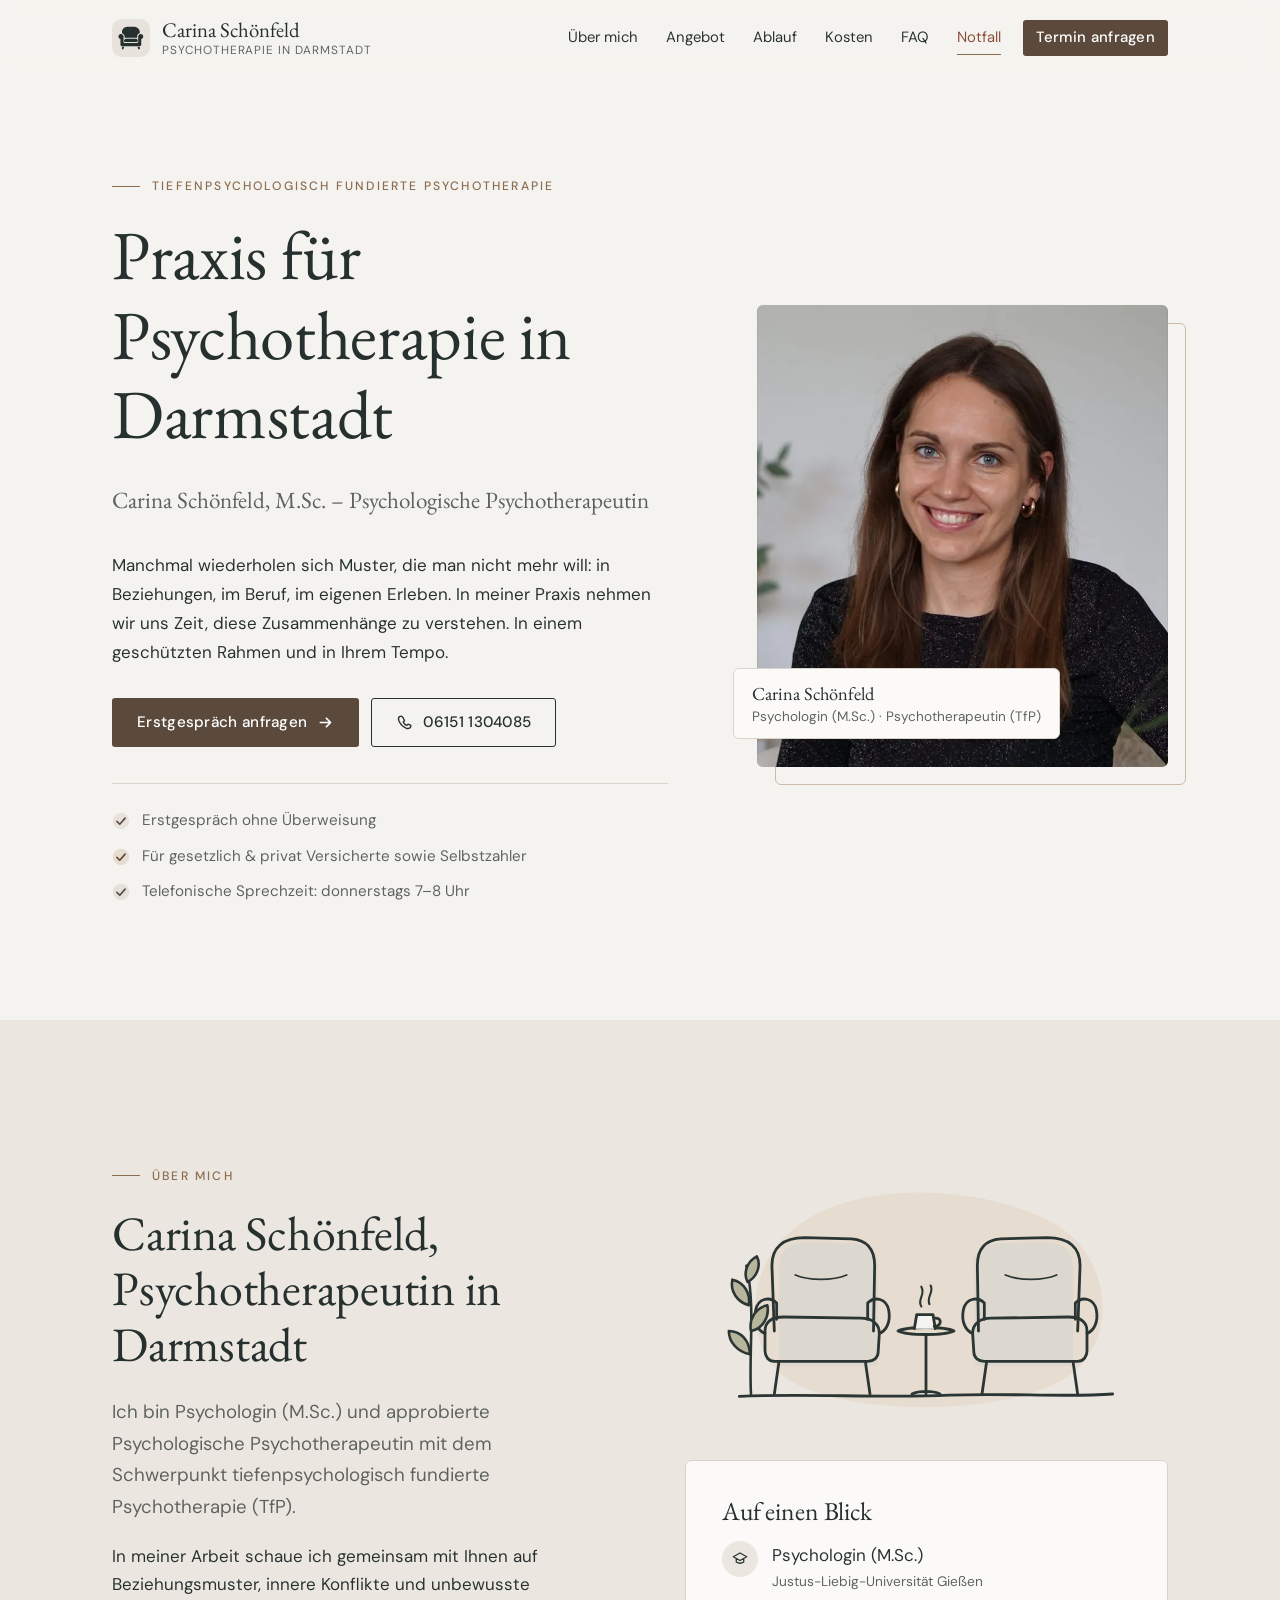
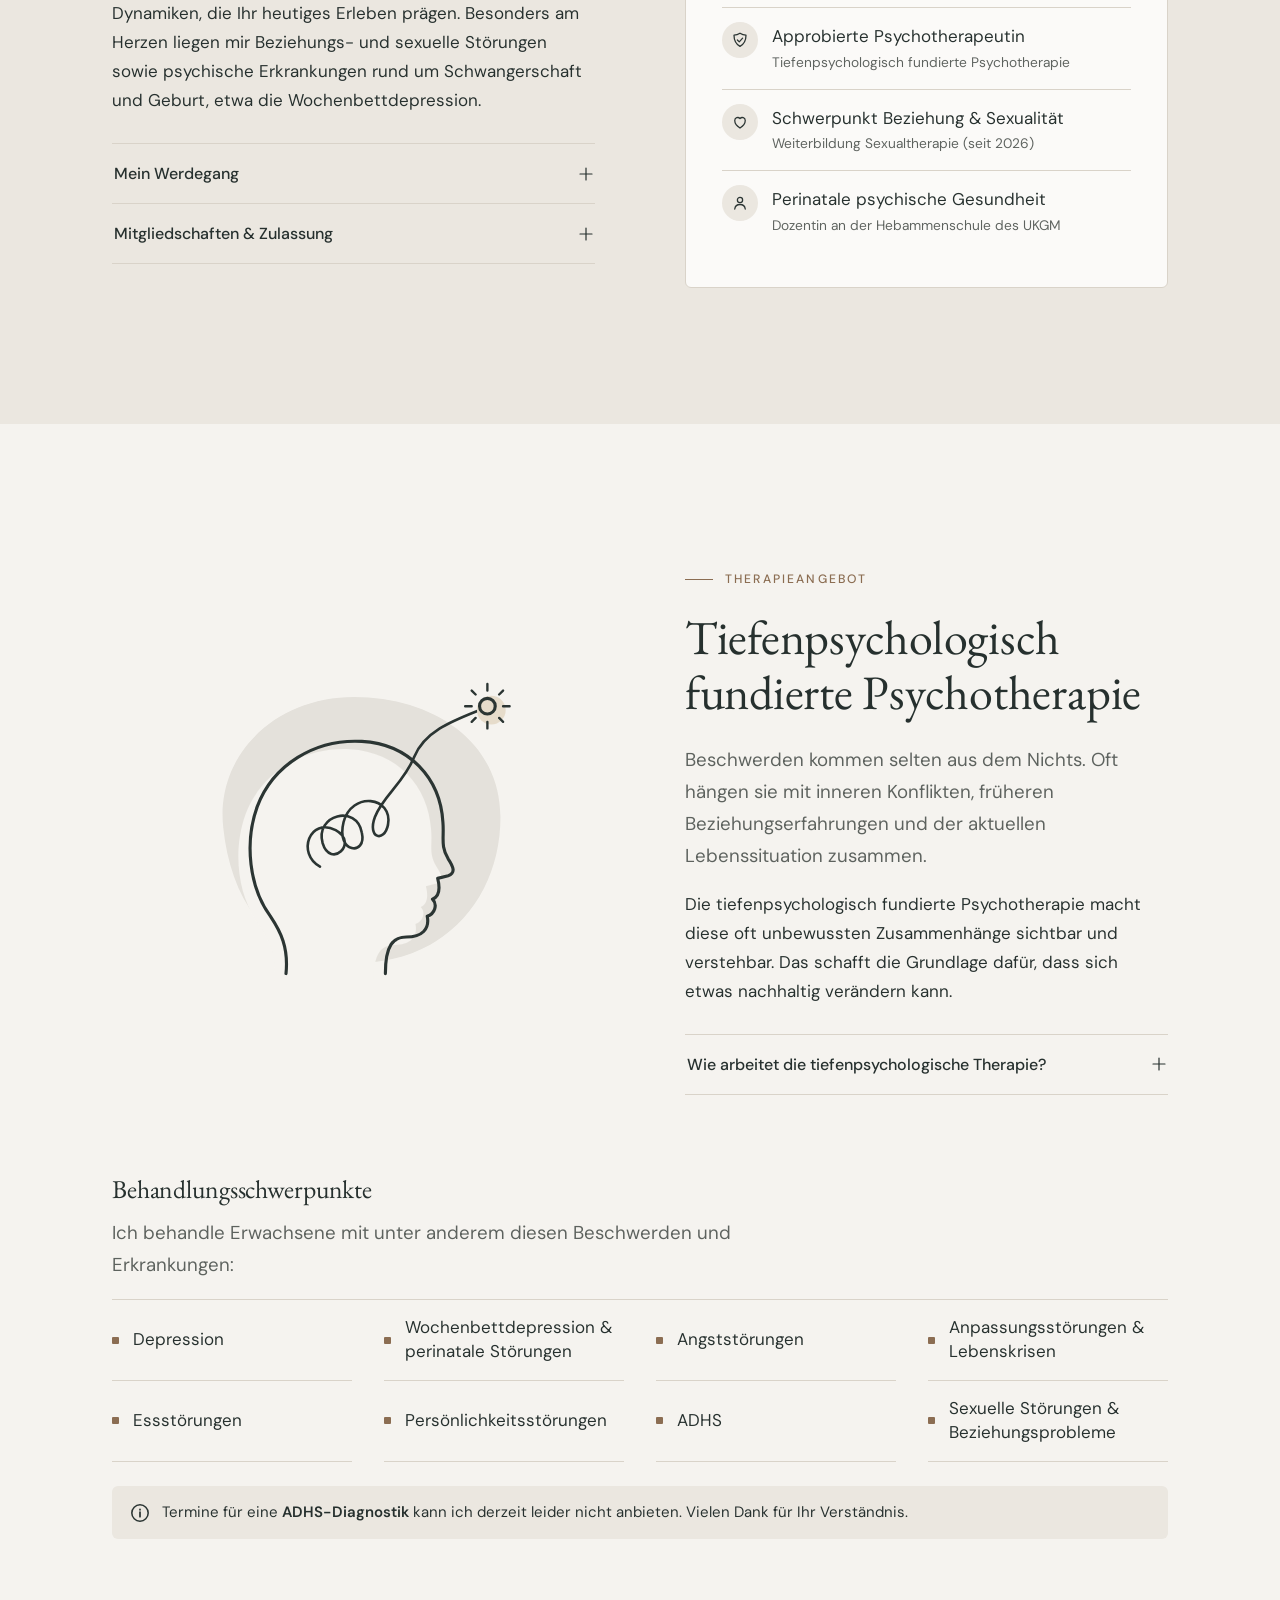
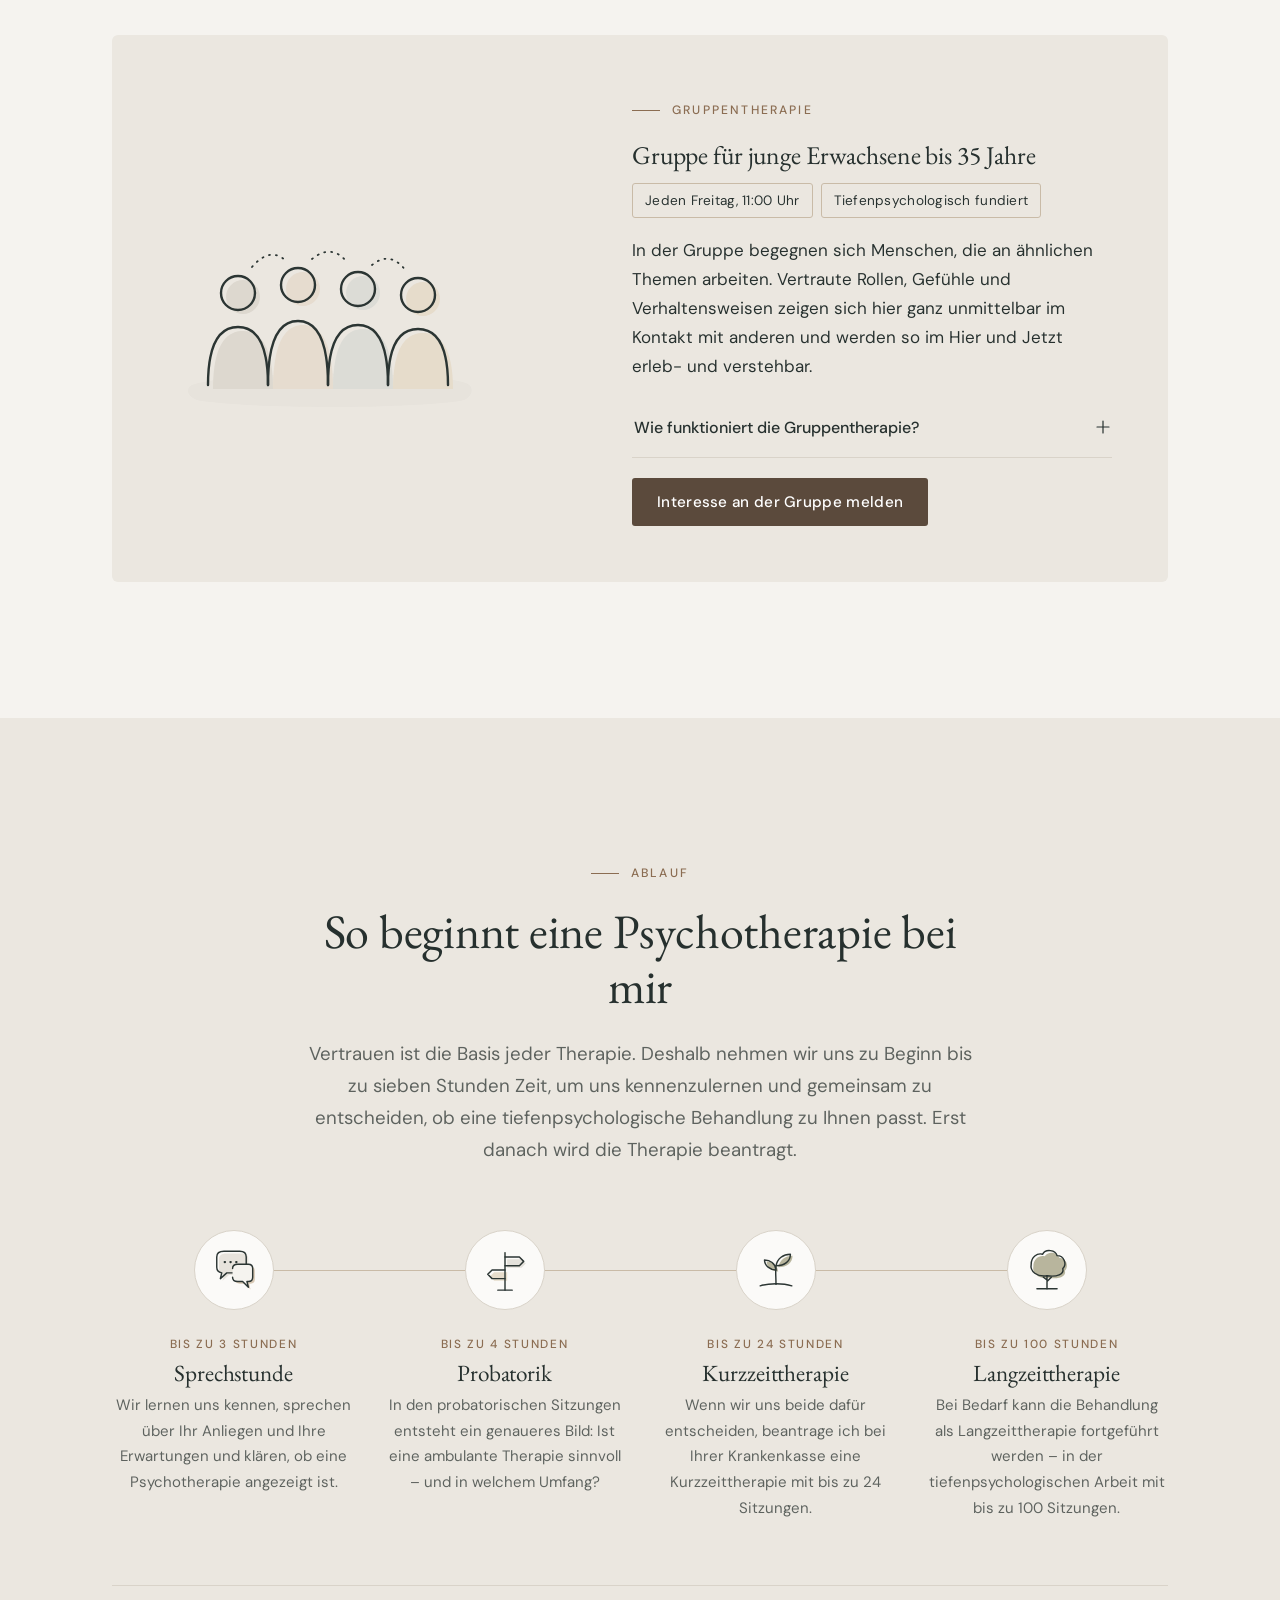
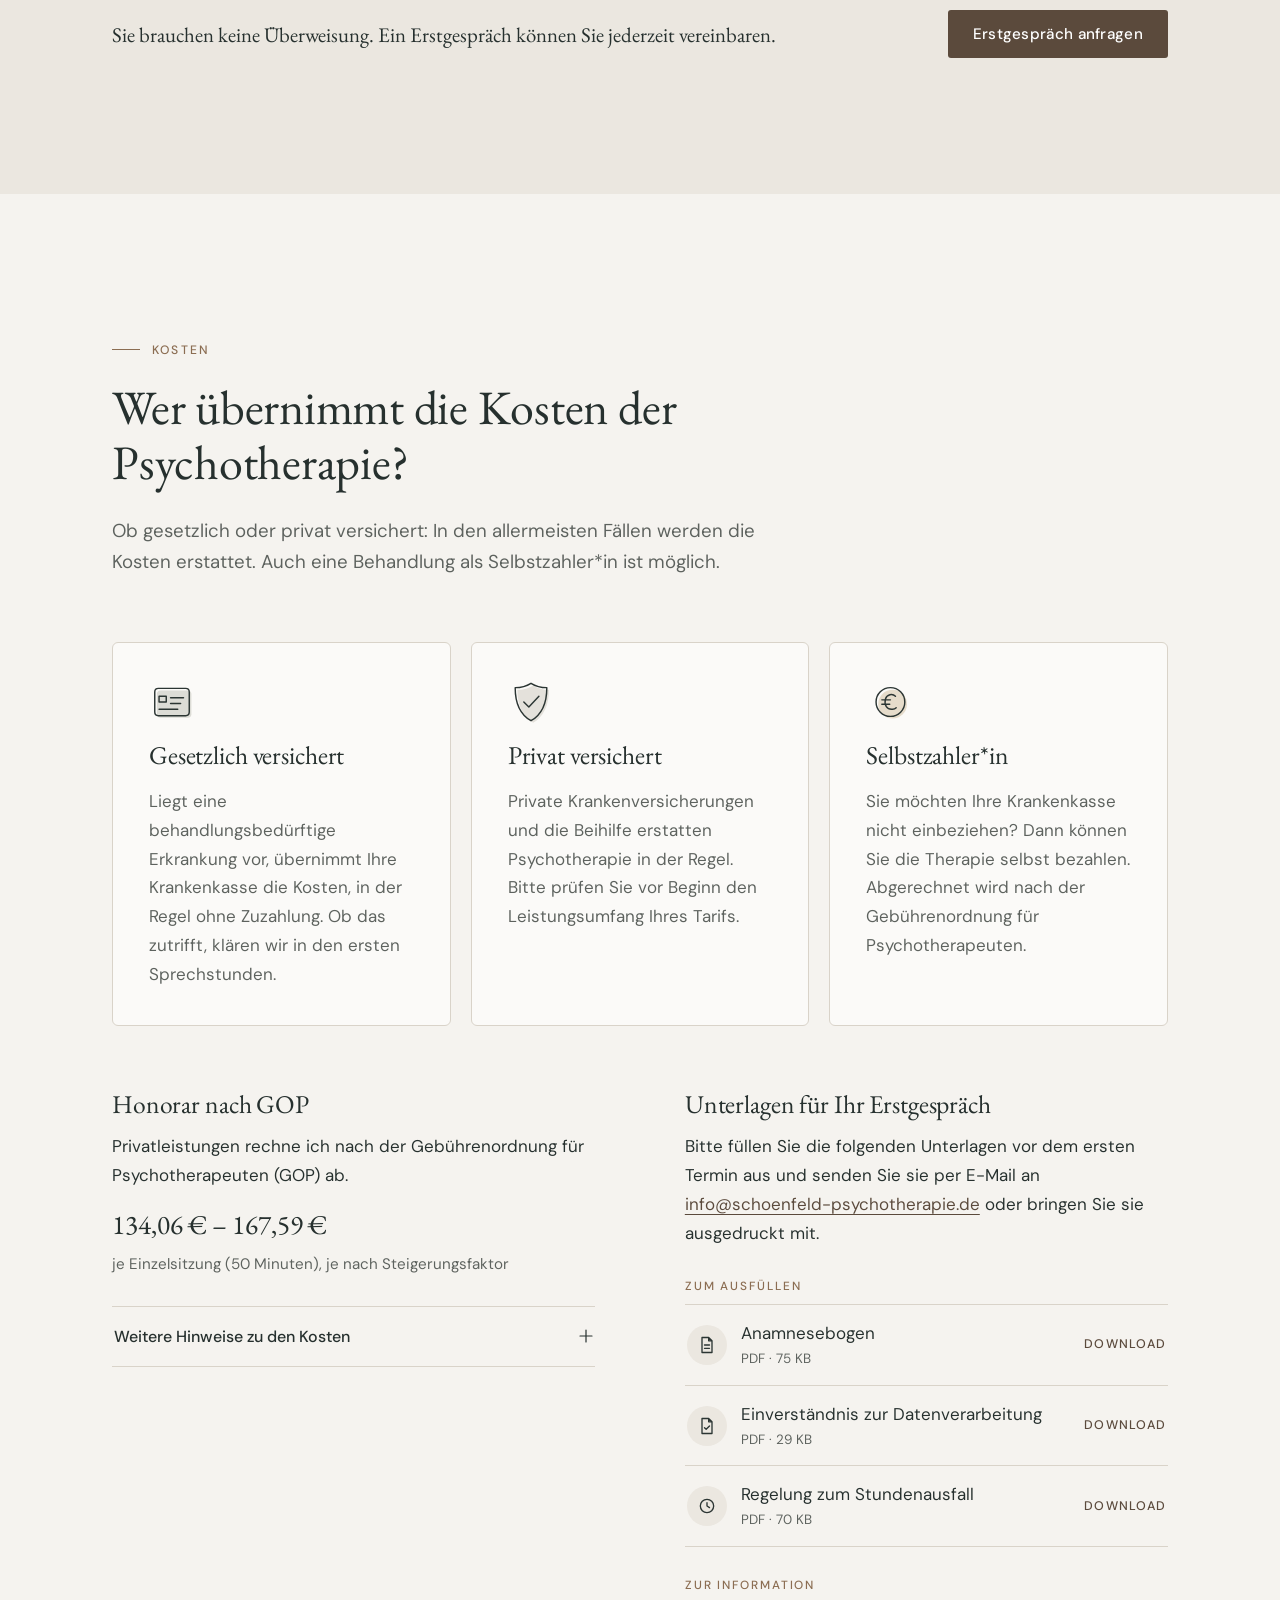
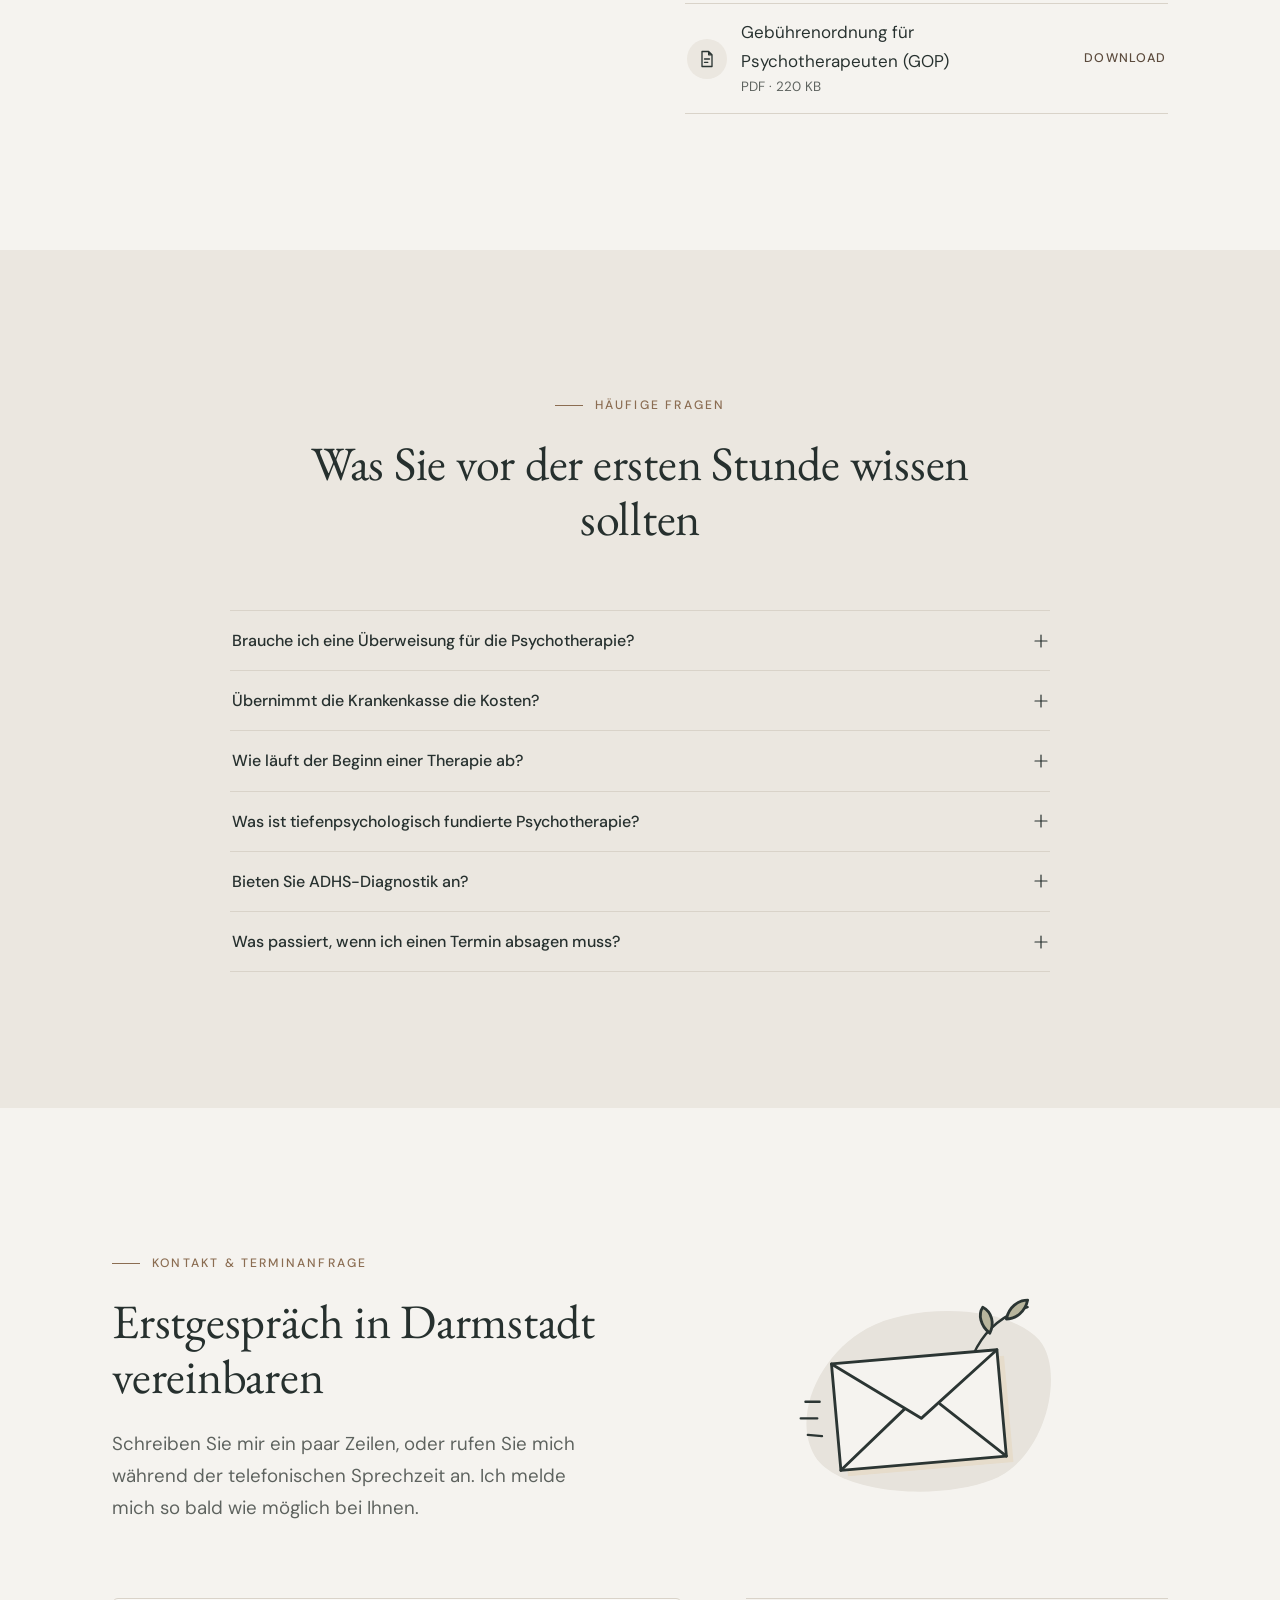
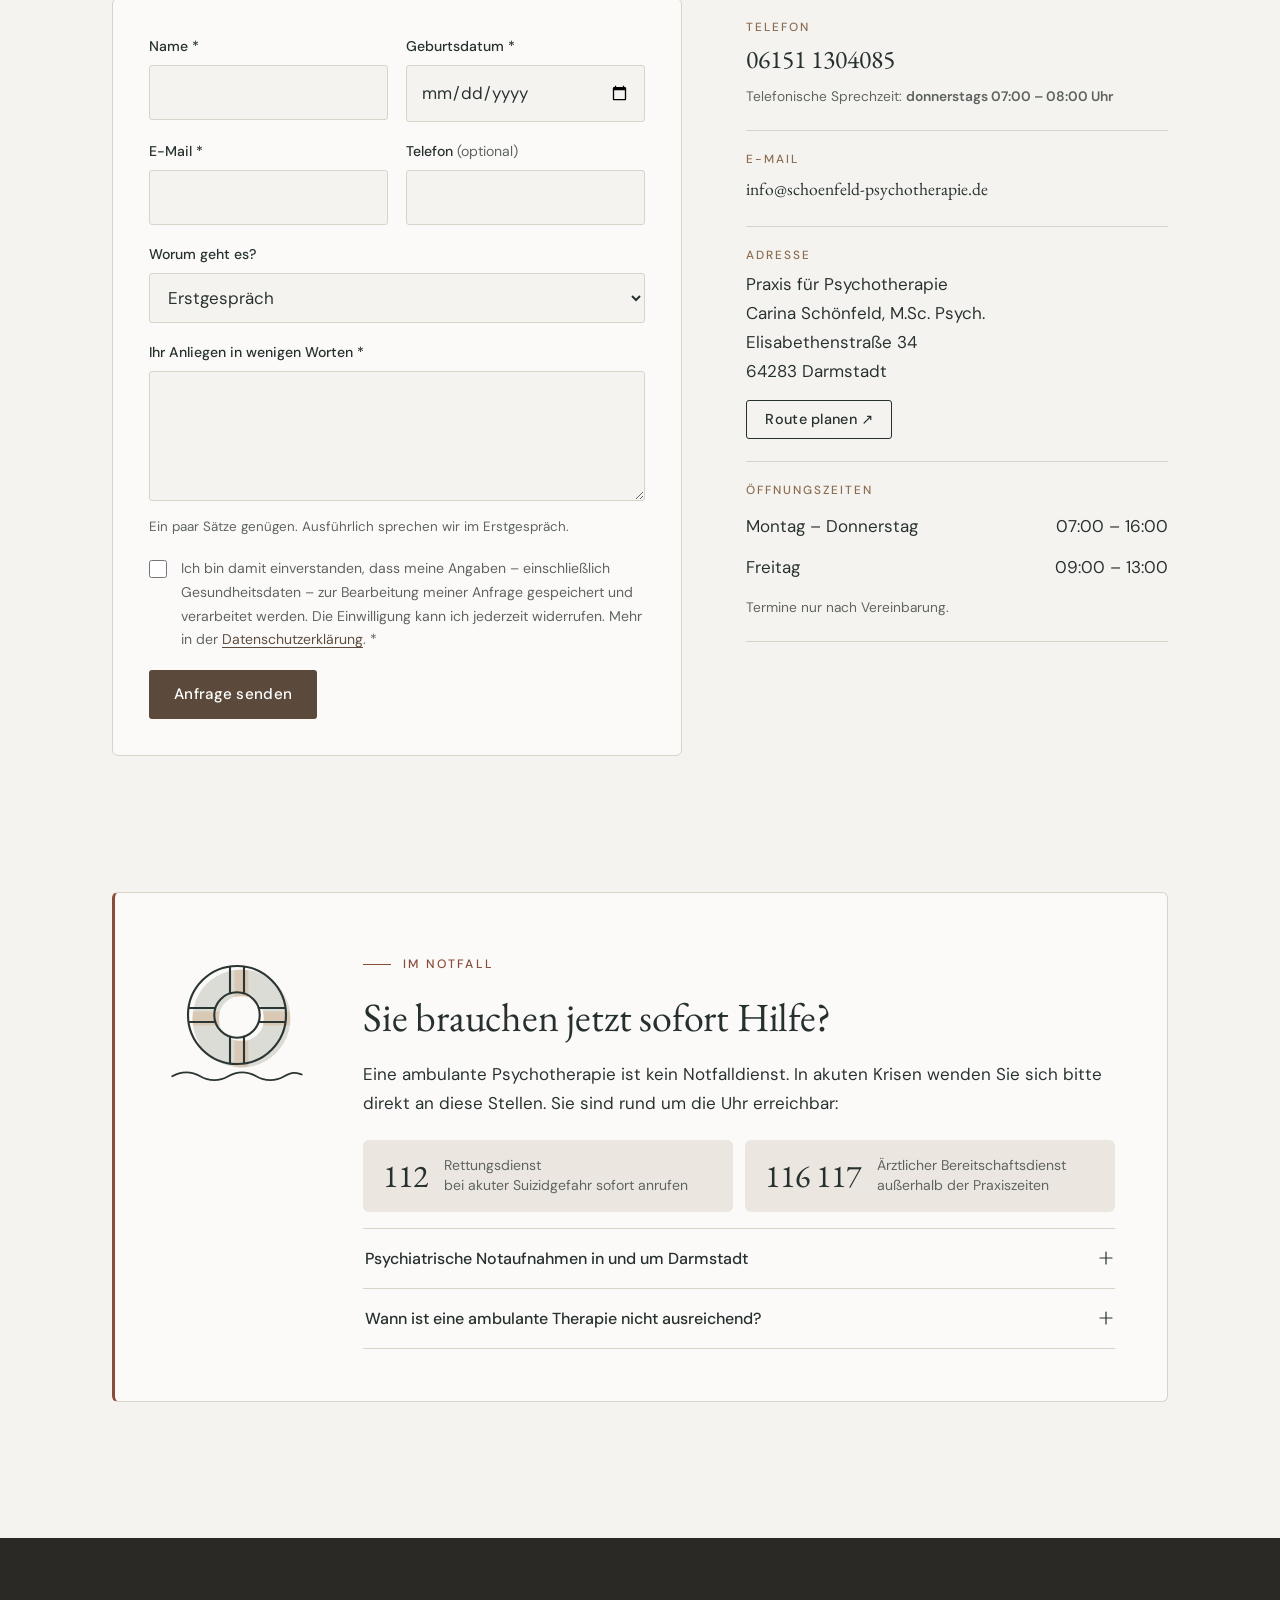
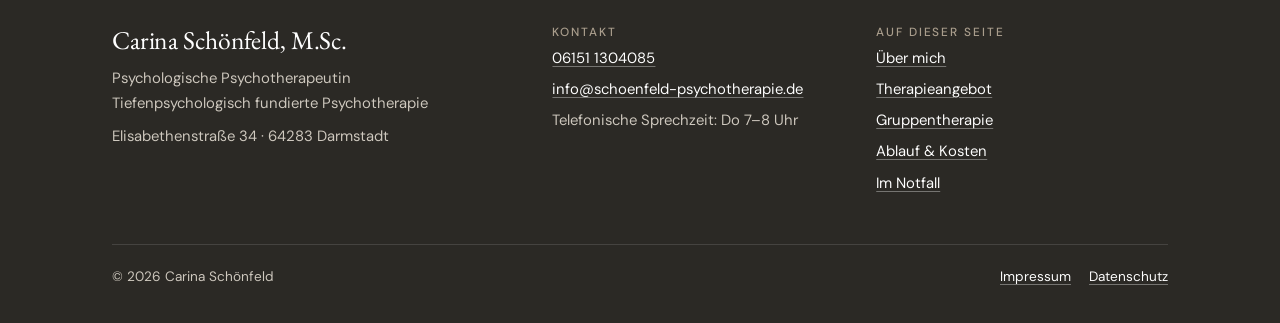
<file: index.html>
<!doctype html>
<html lang="de">
<head>
  <meta charset="utf-8">
  <meta name="viewport" content="width=device-width, initial-scale=1">
  <title>Psychotherapie in Darmstadt – Carina Schönfeld, M.Sc.</title>
  <meta name="description" content="Praxis für tiefenpsychologisch fundierte Psychotherapie in Darmstadt. Erstgespräch ohne Überweisung – für gesetzlich und privat Versicherte sowie Selbstzahler.">
  <link rel="canonical" href="https://schoenfeld-psychotherapie.de/">
  <meta name="robots" content="index, follow, max-image-preview:large">
  <meta name="theme-color" content="#f5f3ef">
  <meta name="geo.region" content="DE-HE">
  <meta name="geo.placename" content="Darmstadt">

  <!-- Open Graph / Social -->
  <meta property="og:type" content="website">
  <meta property="og:locale" content="de_DE">
  <meta property="og:site_name" content="Praxis für Psychotherapie Carina Schönfeld">
  <meta property="og:title" content="Psychotherapie in Darmstadt – Carina Schönfeld, M.Sc.">
  <meta property="og:description" content="Tiefenpsychologisch fundierte Psychotherapie in Darmstadt. Einzel- und Gruppentherapie, Erstgespräch ohne Überweisung.">
  <meta property="og:url" content="https://schoenfeld-psychotherapie.de/">
  <meta property="og:image" content="https://schoenfeld-psychotherapie.de/assets/img/og-image.jpg">
  <meta property="og:image:width" content="1200">
  <meta property="og:image:height" content="630">
  <meta property="og:image:alt" content="Carina Schönfeld, Psychologische Psychotherapeutin in Darmstadt">
  <meta name="twitter:card" content="summary_large_image">

  <link rel="icon" href="assets/illustrations/favicon.svg" type="image/svg+xml">
  <link rel="apple-touch-icon" href="assets/img/carina-schoenfeld-portrait-quadrat.jpg">

  <link rel="preload" href="assets/fonts/eb-garamond.woff2" as="font" type="font/woff2" crossorigin>
  <link rel="preload" href="assets/fonts/dm-sans.woff2" as="font" type="font/woff2" crossorigin>
  <link rel="preload" as="image" type="image/webp"
        imagesrcset="assets/img/carina-schoenfeld-psychotherapeutin-darmstadt-440.webp 440w, assets/img/carina-schoenfeld-psychotherapeutin-darmstadt-660.webp 660w, assets/img/carina-schoenfeld-psychotherapeutin-darmstadt-860.webp 860w"
        imagesizes="(max-width: 860px) 340px, 460px" fetchpriority="high">
  <link rel="stylesheet" href="assets/css/styles.css">
  <script>document.documentElement.classList.add('js')</script>

  <!-- Strukturierte Daten für Google (Praxis, Person, FAQ) -->
  <script type="application/ld+json">
  {
    "@context": "https://schema.org",
    "@graph": [
      {
        "@type": "MedicalBusiness",
        "@id": "https://schoenfeld-psychotherapie.de/#praxis",
        "name": "Praxis für Psychotherapie Carina Schönfeld",
        "description": "Tiefenpsychologisch fundierte Psychotherapie in Darmstadt für Erwachsene – Einzel- und Gruppentherapie.",
        "url": "https://schoenfeld-psychotherapie.de/",
        "telephone": "+49 6151 1304085",
        "email": "info@schoenfeld-psychotherapie.de",
        "image": "https://schoenfeld-psychotherapie.de/assets/img/og-image.jpg",
        "logo": "https://schoenfeld-psychotherapie.de/assets/illustrations/favicon.svg",
        "priceRange": "Kassenleistung, privat nach GOP",
        "medicalSpecialty": "Psychiatric",
        "address": {
          "@type": "PostalAddress",
          "streetAddress": "Elisabethenstraße 34",
          "postalCode": "64283",
          "addressLocality": "Darmstadt",
          "addressRegion": "Hessen",
          "addressCountry": "DE"
        },
        "areaServed": ["Darmstadt", "Darmstadt-Dieburg", "Südhessen"],
        "openingHoursSpecification": [
          { "@type": "OpeningHoursSpecification", "dayOfWeek": ["Monday", "Tuesday", "Wednesday", "Thursday"], "opens": "07:00", "closes": "16:00" },
          { "@type": "OpeningHoursSpecification", "dayOfWeek": "Friday", "opens": "09:00", "closes": "13:00" }
        ],
        "availableService": [
          { "@type": "MedicalTherapy", "name": "Tiefenpsychologisch fundierte Psychotherapie (Einzeltherapie)" },
          { "@type": "MedicalTherapy", "name": "Tiefenpsychologisch fundierte Gruppentherapie für junge Erwachsene bis 35" }
        ],
        "founder": { "@id": "https://schoenfeld-psychotherapie.de/#carina" }
      },
      {
        "@type": "Person",
        "@id": "https://schoenfeld-psychotherapie.de/#carina",
        "name": "Carina Schönfeld",
        "honorificSuffix": "M.Sc.",
        "jobTitle": "Psychologische Psychotherapeutin (Tiefenpsychologisch fundierte Psychotherapie)",
        "image": "https://schoenfeld-psychotherapie.de/assets/img/carina-schoenfeld-portrait-quadrat.jpg",
        "worksFor": { "@id": "https://schoenfeld-psychotherapie.de/#praxis" },
        "alumniOf": { "@type": "CollegeOrUniversity", "name": "Justus-Liebig-Universität Gießen" },
        "memberOf": [
          { "@type": "Organization", "name": "Psychotherapeutenkammer Hessen", "url": "https://ptk-hessen.de/" },
          { "@type": "Organization", "name": "Deutsche PsychotherapeutenVereinigung (DPtV)" }
        ]
      },
      {
        "@type": "WebSite",
        "@id": "https://schoenfeld-psychotherapie.de/#website",
        "url": "https://schoenfeld-psychotherapie.de/",
        "name": "Praxis für Psychotherapie Carina Schönfeld",
        "inLanguage": "de-DE"
      },
      {
        "@type": "FAQPage",
        "mainEntity": [
          { "@type": "Question", "name": "Brauche ich eine Überweisung für die Psychotherapie?",
            "acceptedAnswer": { "@type": "Answer", "text": "Nein. Für ein Erstgespräch in der psychotherapeutischen Sprechstunde brauchen Sie keine Überweisung. Bringen Sie als gesetzlich Versicherte*r einfach Ihre Gesundheitskarte mit." } },
          { "@type": "Question", "name": "Übernimmt die Krankenkasse die Kosten?",
            "acceptedAnswer": { "@type": "Answer", "text": "Gesetzliche Krankenkassen übernehmen die Kosten einer Psychotherapie, wenn eine behandlungsbedürftige psychische Erkrankung vorliegt – in der Regel ohne Zuzahlung. Private Krankenversicherungen erstatten meist ebenfalls; bitte klären Sie den Umfang vorab mit Ihrer Versicherung. Selbstzahlen ist jederzeit möglich." } },
          { "@type": "Question", "name": "Wie läuft der Beginn einer Therapie ab?",
            "acceptedAnswer": { "@type": "Answer", "text": "Am Anfang stehen bis zu drei Sprechstunden und bis zu vier probatorische Sitzungen. In dieser Zeit lernen wir uns kennen, klären Ihr Anliegen und entscheiden gemeinsam, ob eine tiefenpsychologisch fundierte Psychotherapie passt. Erst danach wird die Therapie bei der Krankenkasse beantragt." } },
          { "@type": "Question", "name": "Bieten Sie ADHS-Diagnostik an?",
            "acceptedAnswer": { "@type": "Answer", "text": "ADHS ist ein Behandlungsschwerpunkt der Praxis. Termine für eine ADHS-Diagnostik kann ich derzeit leider nicht anbieten." } },
          { "@type": "Question", "name": "Was ist tiefenpsychologisch fundierte Psychotherapie?",
            "acceptedAnswer": { "@type": "Answer", "text": "Die tiefenpsychologisch fundierte Psychotherapie ist ein wissenschaftlich anerkanntes, von den Krankenkassen erstattetes Verfahren. Sie geht davon aus, dass aktuelle Beschwerden oft mit unbewussten inneren Konflikten und früheren Beziehungserfahrungen zusammenhängen. Diese Zusammenhänge werden in der Therapie verstehbar gemacht, damit nachhaltige Veränderung möglich wird." } },
          { "@type": "Question", "name": "Was passiert, wenn ich einen Termin absagen muss?",
            "acceptedAnswer": { "@type": "Answer", "text": "Die Regelung zum Stundenausfall finden Sie als PDF im Bereich Unterlagen auf dieser Seite. Bitte sagen Sie Termine so früh wie möglich telefonisch oder per E-Mail ab." } }
        ]
      }
    ]
  }
  </script>
</head>
<body>
<a class="skip-link" href="#main">Zum Inhalt springen</a>

<!-- ============ HEADER ============ -->
<header class="site-header" id="top">
  <div class="wrap header-inner">
    <a class="brand" href="#top" aria-label="Carina Schönfeld – zur Startseite">
      <img src="assets/illustrations/favicon.svg" alt="" width="38" height="38">
      <span>
        <span class="brand-name">Carina Schönfeld</span>
        <span class="brand-sub">Psychotherapie in Darmstadt</span>
      </span>
    </a>
    <button class="nav-toggle" type="button" aria-expanded="false" aria-controls="nav">
      <svg viewBox="0 0 24 24" aria-hidden="true"><path d="M4 7h16M4 12h12M4 17h16" stroke="currentColor" stroke-width="2" stroke-linecap="round" fill="none"/></svg>
      Menü
    </button>
    <nav class="nav" id="nav" aria-label="Hauptnavigation">
      <ul>
        <li><a href="#ueber-mich">Über mich</a></li>
        <li><a href="#therapieangebot">Angebot</a></li>
        <li><a href="#ablauf">Ablauf</a></li>
        <li><a href="#kosten">Kosten</a></li>
        <li><a href="#faq">FAQ</a></li>
        <li><a href="#notfall" class="nav-emergency">Notfall</a></li>
      </ul>
      <a class="btn btn-primary btn-small" href="#kontakt">Termin anfragen</a>
    </nav>
  </div>
</header>

<main id="main">

<!-- ============ HERO ============ -->
<section class="hero" aria-labelledby="hero-title">
  <div class="wrap hero-grid">
    <div>
      <p class="eyebrow">Tiefenpsychologisch fundierte Psychotherapie</p>
      <h1 id="hero-title">Praxis für Psychotherapie in Darmstadt</h1>
      <p class="hero-sub">Carina Schönfeld, M.Sc. – Psychologische Psychotherapeutin</p>
      <p class="hero-lead">Manchmal wiederholen sich Muster, die man nicht mehr will: in Beziehungen, im Beruf, im eigenen Erleben. In meiner Praxis nehmen wir uns Zeit, diese Zusammenhänge zu verstehen. In einem geschützten Rahmen und in Ihrem Tempo.</p>
      <div class="hero-actions">
        <a class="btn btn-primary" href="#kontakt">
          Erstgespräch anfragen
          <svg viewBox="0 0 20 20" aria-hidden="true"><path d="M4 10h11M11 5l5 5-5 5" stroke="currentColor" stroke-width="2" fill="none" stroke-linecap="round" stroke-linejoin="round"/></svg>
        </a>
        <a class="btn btn-ghost" href="tel:+4961511304085">
          <svg viewBox="0 0 20 20" aria-hidden="true"><path d="M6.5 2.5 4 3C3 4 2.6 6 3.5 8.3a16 16 0 0 0 8.2 8.2c2.3.9 4.3.5 5.3-.5l.5-2.5-3.4-1.6-1.6 1.6a10 10 0 0 1-4-4L10 8 8.4 4.5Z" stroke="currentColor" stroke-width="1.6" fill="none" stroke-linejoin="round"/></svg>
          06151 1304085
        </a>
      </div>
      <ul class="facts">
        <li><svg viewBox="0 0 22 22" aria-hidden="true"><circle cx="11" cy="11" r="10" fill="#e7e3dc"/><path d="M6 11.5 9.5 15 16 7.5" fill="none" stroke="#5b4a3c" stroke-width="2" stroke-linecap="round" stroke-linejoin="round"/></svg>Erstgespräch ohne Überweisung</li>
        <li><svg viewBox="0 0 22 22" aria-hidden="true"><circle cx="11" cy="11" r="10" fill="#e6dccf"/><path d="M6 11.5 9.5 15 16 7.5" fill="none" stroke="#5b4a3c" stroke-width="2" stroke-linecap="round" stroke-linejoin="round"/></svg>Für gesetzlich &amp; privat Versicherte sowie Selbstzahler</li>
        <li><svg viewBox="0 0 22 22" aria-hidden="true"><circle cx="11" cy="11" r="10" fill="#e4e1db"/><path d="M6 11.5 9.5 15 16 7.5" fill="none" stroke="#5b4a3c" stroke-width="2" stroke-linecap="round" stroke-linejoin="round"/></svg>Telefonische Sprechzeit: donnerstags 7–8 Uhr</li>
      </ul>
    </div>

    <figure class="hero-media" style="margin:0">
      <div class="hero-photo">
        <picture>
          <source type="image/webp"
                  srcset="assets/img/carina-schoenfeld-psychotherapeutin-darmstadt-440.webp 440w, assets/img/carina-schoenfeld-psychotherapeutin-darmstadt-660.webp 660w, assets/img/carina-schoenfeld-psychotherapeutin-darmstadt-860.webp 860w"
                  sizes="(max-width: 860px) 340px, 460px">
          <img src="assets/img/carina-schoenfeld-psychotherapeutin-darmstadt-660.jpg"
               srcset="assets/img/carina-schoenfeld-psychotherapeutin-darmstadt-440.jpg 440w, assets/img/carina-schoenfeld-psychotherapeutin-darmstadt-660.jpg 660w, assets/img/carina-schoenfeld-psychotherapeutin-darmstadt-860.jpg 860w"
               sizes="(max-width: 860px) 340px, 460px"
               width="860" height="967" fetchpriority="high" decoding="async"
               alt="Carina Schönfeld, Psychologische Psychotherapeutin in Darmstadt, lächelnd in ihrer Praxis">
        </picture>
      </div>
      <figcaption class="hero-caption"><strong>Carina Schönfeld</strong>Psychologin (M.Sc.) · Psychotherapeutin (TfP)</figcaption>
    </figure>
  </div>
</section>

<!-- ============ ÜBER MICH ============ -->
<section class="section section--stone" id="ueber-mich" aria-labelledby="ueber-mich-title">
  <div class="wrap split split--top">
    <div class="reveal">
      <p class="eyebrow">Über mich</p>
      <h2 id="ueber-mich-title">Carina Schönfeld, Psychotherapeutin in Darmstadt</h2>
      <p class="lead">Ich bin Psychologin (M.Sc.) und approbierte Psychologische Psychotherapeutin mit dem Schwerpunkt tiefenpsychologisch fundierte Psychotherapie (TfP).</p>
      <p>In meiner Arbeit schaue ich gemeinsam mit Ihnen auf Beziehungsmuster, innere Konflikte und unbewusste Dynamiken, die Ihr heutiges Erleben prägen. Besonders am Herzen liegen mir Beziehungs- und sexuelle Störungen sowie psychische Erkrankungen rund um Schwangerschaft und Geburt, etwa die Wochenbettdepression.</p>

      <div class="accordion">
        <details class="acc">
          <summary><h3>Mein Werdegang</h3></summary>
          <div class="acc-body">
            <ol class="timeline">
              <li><span class="year">seit 2026</span>Weiterbildung zur systemisch-integrativen Sexualtherapeutin am Helm-Stierlin-Institut, Heidelberg</li>
              <li><span class="year">seit 2025</span>Tätigkeit in eigener Praxis in Darmstadt</li>
              <li><span class="year">2024 – 2025</span>Angestellte Psychotherapeutin in einer psychotherapeutischen Praxis</li>
              <li><span class="year">2024</span>Approbation als Psychologische Psychotherapeutin</li>
              <li><span class="year">2022 – 2023</span>Dozentin für Psychologie an der Hebammenschule des UKGM in Gießen und Marburg</li>
              <li><span class="year">2019 – 2024</span>Ausbildung zur Psychologischen Psychotherapeutin, Schwerpunkt tiefenpsychologisch fundierte Psychotherapie</li>
              <li><span class="year">2019</span>Master of Science in Psychologie, Justus-Liebig-Universität Gießen</li>
            </ol>
          </div>
        </details>
        <details class="acc">
          <summary><h3>Mitgliedschaften &amp; Zulassung</h3></summary>
          <div class="acc-body">
            <ul>
              <li>Mitglied der <a href="https://ptk-hessen.de/" rel="noopener" target="_blank">Psychotherapeutenkammer Hessen</a> (PTK)</li>
              <li>Eintragung im Arztregister der Kassenärztlichen Vereinigung Hessen (KV Hessen)</li>
              <li>Mitglied der Deutschen PsychotherapeutenVereinigung (DPtV)</li>
            </ul>
          </div>
        </details>
      </div>
    </div>

    <div class="reveal">
      <img class="illu" src="assets/illustrations/gespraech.svg" width="360" height="240" loading="lazy" alt="">
      <div class="card" style="margin-top:24px">
        <h3>Auf einen Blick</h3>
        <ul class="glance">
          <li><span class="dot"><svg viewBox="0 0 24 24" aria-hidden="true"><path d="M3 9 12 4l9 5-9 5Z M7 11.5V16c3 2 7 2 10 0v-4.5" fill="none" stroke="#2b3533" stroke-width="1.7" stroke-linejoin="round"/></svg></span><span>Psychologin (M.Sc.)<small>Justus-Liebig-Universität Gießen</small></span></li>
          <li><span class="dot"><svg viewBox="0 0 24 24" aria-hidden="true"><path d="M12 3c3 2 6 2.5 8 2.5 0 7-3 12-8 15-5-3-8-8-8-15 2 0 5-.5 8-2.5Z M8.5 12l2.5 2.5 4.5-5" fill="none" stroke="#2b3533" stroke-width="1.7" stroke-linejoin="round" stroke-linecap="round"/></svg></span><span>Approbierte Psychotherapeutin<small>Tiefenpsychologisch fundierte Psychotherapie</small></span></li>
          <li><span class="dot"><svg viewBox="0 0 24 24" aria-hidden="true"><path d="M12 20s-7-4.4-7-10a4 4 0 0 1 7-2.6A4 4 0 0 1 19 10c0 5.6-7 10-7 10Z" fill="none" stroke="#2b3533" stroke-width="1.7" stroke-linejoin="round"/></svg></span><span>Schwerpunkt Beziehung &amp; Sexualität<small>Weiterbildung Sexualtherapie (seit 2026)</small></span></li>
          <li><span class="dot"><svg viewBox="0 0 24 24" aria-hidden="true"><circle cx="12" cy="8" r="3.5" fill="none" stroke="#2b3533" stroke-width="1.7"/><path d="M5 20c.5-4 3.3-6 7-6s6.5 2 7 6" fill="none" stroke="#2b3533" stroke-width="1.7" stroke-linecap="round"/></svg></span><span>Perinatale psychische Gesundheit<small>Dozentin an der Hebammenschule des UKGM</small></span></li>
        </ul>
      </div>
    </div>
  </div>
</section>

<!-- ============ THERAPIEANGEBOT ============ -->
<section class="section" id="therapieangebot" aria-labelledby="angebot-title">
  <div class="wrap">
    <div class="split">
      <div class="reveal">
        <img class="illu" src="assets/illustrations/innenwelt.svg" width="260" height="240" loading="lazy" alt="" style="max-width:340px">
      </div>
      <div class="reveal">
        <p class="eyebrow">Therapieangebot</p>
        <h2 id="angebot-title">Tiefenpsychologisch fundierte Psychotherapie</h2>
        <p class="lead">Beschwerden kommen selten aus dem Nichts. Oft hängen sie mit inneren Konflikten, früheren Beziehungserfahrungen und der aktuellen Lebenssituation zusammen.</p>
        <p>Die tiefenpsychologisch fundierte Psychotherapie macht diese oft unbewussten Zusammenhänge sichtbar und verstehbar. Das schafft die Grundlage dafür, dass sich etwas nachhaltig verändern kann.</p>
        <div class="accordion">
          <details class="acc">
            <summary><h3>Wie arbeitet die tiefenpsychologische Therapie?</h3></summary>
            <div class="acc-body">
              <p>Im Mittelpunkt stehen Beziehungserfahrungen: Wie wir uns selbst und andere erleben, wurde früh geprägt und wiederholt sich oft unbemerkt im Alltag, in Partnerschaften, im Beruf oder in der Familie.</p>
              <p>Im therapeutischen Gespräch werden solche Muster greifbar. Wir schauen gemeinsam, welche Wünsche, Ängste und Konflikte hinter Ihren Symptomen stehen und wie sie mit Ihrer Lebensgeschichte zusammenhängen. Dabei geht es nicht um ein endloses Zurückblicken, sondern um Ihr Leben heute. Verstehen eröffnet neue Handlungsmöglichkeiten.</p>
              <p>Die tiefenpsychologisch fundierte Psychotherapie ist ein wissenschaftlich anerkanntes Richtlinienverfahren. Die Kosten werden von den gesetzlichen Krankenkassen übernommen.</p>
            </div>
          </details>
        </div>
      </div>
    </div>

    <div class="reveal" style="margin-top:clamp(48px,7vw,80px)">
      <h3 style="font-size:clamp(1.5rem,1.2rem+1vw,2rem)">Behandlungsschwerpunkte</h3>
      <p class="lead" style="max-width:640px">Ich behandle Erwachsene mit unter anderem diesen Beschwerden und Erkrankungen:</p>
      <ul class="chips">
        <li>Depression</li>
        <li>Wochenbettdepression &amp; perinatale Störungen</li>
        <li>Angststörungen</li>
        <li>Anpassungsstörungen &amp; Lebenskrisen</li>
        <li>Essstörungen</li>
        <li>Persönlichkeitsstörungen</li>
        <li>ADHS</li>
        <li>Sexuelle Störungen &amp; Beziehungsprobleme</li>
      </ul>
      <p class="note">
        <svg viewBox="0 0 22 22" aria-hidden="true"><circle cx="11" cy="11" r="9" fill="none" stroke="#2b3533" stroke-width="1.7"/><path d="M11 10v5M11 7v.5" stroke="#2b3533" stroke-width="1.9" stroke-linecap="round"/></svg>
        <span>Termine für eine <strong>ADHS-Diagnostik</strong> kann ich derzeit leider nicht anbieten. Vielen Dank für Ihr Verständnis.</span>
      </p>
    </div>

    <article class="group-card reveal" id="gruppentherapie" aria-labelledby="gruppe-title">
      <img src="assets/illustrations/gruppe.svg" width="320" height="200" loading="lazy" alt="">
      <div>
        <p class="eyebrow">Gruppentherapie</p>
        <h3 id="gruppe-title" style="font-size:clamp(1.5rem,1.2rem+1vw,2rem)">Gruppe für junge Erwachsene bis 35 Jahre</h3>
        <ul class="meta">
          <li>Jeden Freitag, 11:00 Uhr</li>
          <li>Tiefenpsychologisch fundiert</li>
        </ul>
        <p>In der Gruppe begegnen sich Menschen, die an ähnlichen Themen arbeiten. Vertraute Rollen, Gefühle und Verhaltensweisen zeigen sich hier ganz unmittelbar im Kontakt mit anderen und werden so im Hier und Jetzt erleb- und verstehbar.</p>
        <details class="acc">
          <summary><h4>Wie funktioniert die Gruppentherapie?</h4></summary>
          <div class="acc-body">
            <p>Wie in der Einzeltherapie stehen unbewusste Beziehungsmuster und innere Konflikte im Mittelpunkt. Rückmeldungen der anderen, gegenseitige Unterstützung und das gemeinsame Nachdenken eröffnen oft ganz neue Blickwinkel auf die eigene Situation.</p>
            <p>Die Gruppe ist ein geschützter Raum, der von Offenheit, gegenseitigem Respekt und Verschwiegenheit getragen wird. Was in der Gruppe besprochen wird, bleibt in der Gruppe.</p>
          </div>
        </details>
        <p style="margin:20px 0 0"><a class="btn btn-primary" href="#kontakt" data-anliegen="Gruppentherapie">Interesse an der Gruppe melden</a></p>
      </div>
    </article>
  </div>
</section>

<!-- ============ ABLAUF ============ -->
<section class="section section--stone" id="ablauf" aria-labelledby="ablauf-title">
  <div class="wrap">
    <div class="section-head center reveal">
      <p class="eyebrow">Ablauf</p>
      <h2 id="ablauf-title">So beginnt eine Psychotherapie bei mir</h2>
      <p class="lead">Vertrauen ist die Basis jeder Therapie. Deshalb nehmen wir uns zu Beginn bis zu sieben Stunden Zeit, um uns kennenzulernen und gemeinsam zu entscheiden, ob eine tiefenpsychologische Behandlung zu Ihnen passt. Erst danach wird die Therapie beantragt.</p>
    </div>

    <ol class="steps">
      <li class="step reveal">
        <div class="step-icon">
          <svg viewBox="0 0 64 64" aria-hidden="true">
            <path transform="translate(3 3)" d="M8 14c0-5 4-8 10-8h22c6 0 9 3 9 8v14c0 5-3 8-9 8H22l-9 8 2-8c-4-1-7-4-7-8Z" fill="#e7e3dc"/>
            <path transform="translate(3 3)" d="M30 30c0-4 3-6 7-6h15c4 0 6 2 6 6v12c0 4-2 6-6 6h-2l2 8-8-8h-7c-4 0-7-2-7-6Z" fill="#d8c8b4"/>
            <g fill="none" stroke="#2b3533" stroke-width="2" stroke-linecap="round" stroke-linejoin="round">
              <path d="M8 14c0-5 4-8 10-8h22c6 0 9 3 9 8v14c0 5-3 8-9 8H22l-9 8 2-8c-4-1-7-4-7-8Z"/>
              <path d="M30 30c0-4 3-6 7-6h15c4 0 6 2 6 6v12c0 4-2 6-6 6h-2l2 8-8-8h-7c-4 0-7-2-7-6" fill="#f5f3ef"/>
              <path d="M19 21h.5M27 21h.5M35 21h.5" stroke-width="3"/>
            </g>
          </svg>
        </div>
        <div>
          <span class="step-hours">bis zu 3 Stunden</span>
          <h3>Sprechstunde</h3>
          <p>Wir lernen uns kennen, sprechen über Ihr Anliegen und Ihre Erwartungen und klären, ob eine Psychotherapie angezeigt ist.</p>
        </div>
      </li>
      <li class="step reveal">
        <div class="step-icon">
          <svg viewBox="0 0 64 64" aria-hidden="true">
            <path transform="translate(3 3)" d="M32 14h20l6 6-6 6H32Z" fill="#e4e1db"/>
            <path transform="translate(3 3)" d="M32 32H14l-6 6 6 6h18Z" fill="#e6dccb"/>
            <g fill="none" stroke="#2b3533" stroke-width="2" stroke-linecap="round" stroke-linejoin="round">
              <path d="M32 60V8"/>
              <path d="M32 14h20l6 6-6 6H32"/>
              <path d="M32 32H14l-6 6 6 6h18"/>
              <path d="M22 60h20"/>
            </g>
          </svg>
        </div>
        <div>
          <span class="step-hours">bis zu 4 Stunden</span>
          <h3>Probatorik</h3>
          <p>In den probatorischen Sitzungen entsteht ein genaueres Bild: Ist eine ambulante Therapie sinnvoll – und in welchem Umfang?</p>
        </div>
      </li>
      <li class="step reveal">
        <div class="step-icon">
          <svg viewBox="0 0 64 64" aria-hidden="true">
            <path transform="translate(3 2)" d="M32 32c-8 0-16-6-16-14 8 0 15 5 16 14Z" fill="#b8b59d"/>
            <path transform="translate(3 2)" d="M32 26c2-10 10-16 20-16 0 10-8 16-20 16Z" fill="#b8b59d"/>
            <g fill="none" stroke="#2b3533" stroke-width="2" stroke-linecap="round" stroke-linejoin="round">
              <path d="M10 54c12-4 32-4 44 0"/>
              <path d="M32 52c0-10-1-18 0-26"/>
              <path d="M32 32c-8 0-16-6-16-14 8 0 15 5 16 14Z"/>
              <path d="M32 26c2-10 10-16 20-16 0 10-8 16-20 16Z"/>
            </g>
          </svg>
        </div>
        <div>
          <span class="step-hours">bis zu 24 Stunden</span>
          <h3>Kurzzeittherapie</h3>
          <p>Wenn wir uns beide dafür entscheiden, beantrage ich bei Ihrer Krankenkasse eine Kurzzeittherapie mit bis zu 24 Sitzungen.</p>
        </div>
      </li>
      <li class="step reveal">
        <div class="step-icon">
          <svg viewBox="0 0 64 64" aria-hidden="true">
            <path transform="translate(3 3)" d="M32 40c-14 2-24-6-22-16 0-10 8-16 16-14 4-8 18-6 20 2 10 0 14 12 8 18 2 8-8 12-22 10Z" fill="#b8b59d"/>
            <g fill="none" stroke="#2b3533" stroke-width="2" stroke-linecap="round" stroke-linejoin="round">
              <path d="M32 40c-14 2-24-6-22-16 0-10 8-16 16-14 4-8 18-6 20 2 10 0 14 12 8 18 2 8-8 12-22 10Z"/>
              <path d="M32 58V40M32 48l6-6M32 46l-5-4"/>
              <path d="M18 58h28"/>
            </g>
          </svg>
        </div>
        <div>
          <span class="step-hours">bis zu 100 Stunden</span>
          <h3>Langzeittherapie</h3>
          <p>Bei Bedarf kann die Behandlung als Langzeittherapie fortgeführt werden – in der tiefenpsychologischen Arbeit mit bis zu 100 Sitzungen.</p>
        </div>
      </li>
    </ol>

    <div class="callout reveal">
      <p>Sie brauchen keine Überweisung. Ein Erstgespräch können Sie jederzeit vereinbaren.</p>
      <a class="btn btn-primary" href="#kontakt" data-anliegen="Erstgespräch">Erstgespräch anfragen</a>
    </div>
  </div>
</section>

<!-- ============ KOSTEN & UNTERLAGEN ============ -->
<section class="section" id="kosten" aria-labelledby="kosten-title">
  <div class="wrap">
    <div class="section-head reveal">
      <p class="eyebrow">Kosten</p>
      <h2 id="kosten-title">Wer übernimmt die Kosten der Psychotherapie?</h2>
      <p class="lead">Ob gesetzlich oder privat versichert: In den allermeisten Fällen werden die Kosten erstattet. Auch eine Behandlung als Selbstzahler*in ist möglich.</p>
    </div>

    <div class="cost-grid">
      <article class="card reveal">
        <svg viewBox="0 0 64 64" aria-hidden="true">
          <path transform="translate(3 3)" d="M8 18c0-3 2-5 5-5h38c3 0 5 2 5 5v28c0 3-2 5-5 5H13c-3 0-5-2-5-5Z" fill="#dcdcd6"/>
          <g fill="none" stroke="#2b3533" stroke-width="2" stroke-linecap="round" stroke-linejoin="round">
            <path d="M8 18c0-3 2-5 5-5h38c3 0 5 2 5 5v28c0 3-2 5-5 5H13c-3 0-5-2-5-5Z"/>
            <path d="M14 24h10v8H14ZM30 26h18M30 34h14M14 42h26"/>
          </g>
        </svg>
        <h3>Gesetzlich versichert</h3>
        <p>Liegt eine behandlungsbedürftige Erkrankung vor, übernimmt Ihre Krankenkasse die Kosten, in der Regel ohne Zuzahlung. Ob das zutrifft, klären wir in den ersten Sprechstunden.</p>
      </article>
      <article class="card reveal">
        <svg viewBox="0 0 64 64" aria-hidden="true">
          <path transform="translate(3 3)" d="M32 6c8 5 16 6 22 6 0 22-8 38-22 46-14-8-22-24-22-46 6 0 14-1 22-6Z" fill="#e4e1db"/>
          <g fill="none" stroke="#2b3533" stroke-width="2" stroke-linecap="round" stroke-linejoin="round">
            <path d="M32 6c8 5 16 6 22 6 0 22-8 38-22 46-14-8-22-24-22-46 6 0 14-1 22-6Z"/>
            <path d="m22 32 7 7 14-15"/>
          </g>
        </svg>
        <h3>Privat versichert</h3>
        <p>Private Krankenversicherungen und die Beihilfe erstatten Psychotherapie in der Regel. Bitte prüfen Sie vor Beginn den Leistungsumfang Ihres Tarifs.</p>
      </article>
      <article class="card reveal">
        <svg viewBox="0 0 64 64" aria-hidden="true">
          <circle cx="37" cy="35" r="20" fill="#e6dccb"/>
          <g fill="none" stroke="#2b3533" stroke-width="2" stroke-linecap="round" stroke-linejoin="round">
            <circle cx="34" cy="32" r="20"/>
            <path d="M41 24c-4-4-12-3-14 4-2 8 2 15 10 14 2 0 4-1 5-2M22 29h12M22 35h11"/>
          </g>
        </svg>
        <h3>Selbstzahler*in</h3>
        <p>Sie möchten Ihre Krankenkasse nicht einbeziehen? Dann können Sie die Therapie selbst bezahlen. Abgerechnet wird nach der Gebührenordnung für Psychotherapeuten.</p>
      </article>
    </div>

    <div class="split split--top" style="margin-top:clamp(40px,6vw,64px)">
      <div class="reveal">
        <h3>Honorar nach GOP</h3>
        <p>Privatleistungen rechne ich nach der Gebührenordnung für Psychotherapeuten (GOP) ab.</p>
        <p class="price">134,06 € – 167,59 €<br><small style="font-family:var(--font-sans);font-size:.95rem;color:var(--ink-soft)">je Einzelsitzung (50 Minuten), je nach Steigerungsfaktor</small></p>
        <div class="accordion">
          <details class="acc">
            <summary><h4>Weitere Hinweise zu den Kosten</h4></summary>
            <div class="acc-body">
              <p>Testdiagnostik und die einmalige biografische Anamnese werden gesondert und mit unterschiedlichen Sätzen berechnet. Eine Übersicht finden Sie in der Gebührenordnung (PDF, rechts).</p>
              <p>Für privat Versicherte und Selbstzahler*innen bildet die GOP die Abrechnungsgrundlage. Sie erhalten nach den Sitzungen eine Rechnung, die Sie bei Ihrer Versicherung bzw. Beihilfe einreichen können.</p>
            </div>
          </details>
        </div>
      </div>

      <div class="reveal" id="unterlagen">
        <h3>Unterlagen für Ihr Erstgespräch</h3>
        <p>Bitte füllen Sie die folgenden Unterlagen vor dem ersten Termin aus und senden Sie sie per E-Mail an <a href="mailto:info@schoenfeld-psychotherapie.de">info@schoenfeld-psychotherapie.de</a> oder bringen Sie sie ausgedruckt mit.</p>
        <p class="downloads-group-title">Zum Ausfüllen</p>
        <ul class="downloads">
          <li><a href="assets/downloads/anamnesebogen.pdf" download>
            <span class="file-ico"><svg viewBox="0 0 24 24" aria-hidden="true"><path d="M6 3h8l4 4v14H6Z M14 3v4h4 M9 12h6M9 16h6" fill="none" stroke="#2b3533" stroke-width="1.6" stroke-linejoin="round" stroke-linecap="round"/></svg></span>
            <span>Anamnesebogen<small>PDF · 75 KB</small></span><span class="dl">Download</span></a></li>
          <li><a href="assets/downloads/einverstaendnis-datenverarbeitung.pdf" download>
            <span class="file-ico"><svg viewBox="0 0 24 24" aria-hidden="true"><path d="M6 3h8l4 4v14H6Z M14 3v4h4 M9 14l2 2 4-4" fill="none" stroke="#2b3533" stroke-width="1.6" stroke-linejoin="round" stroke-linecap="round"/></svg></span>
            <span>Einverständnis zur Datenverarbeitung<small>PDF · 29 KB</small></span><span class="dl">Download</span></a></li>
          <li><a href="assets/downloads/regelung-stundenausfall.pdf" download>
            <span class="file-ico"><svg viewBox="0 0 24 24" aria-hidden="true"><circle cx="12" cy="12" r="8" fill="none" stroke="#2b3533" stroke-width="1.6"/><path d="M12 8v4l3 2" fill="none" stroke="#2b3533" stroke-width="1.6" stroke-linecap="round"/></svg></span>
            <span>Regelung zum Stundenausfall<small>PDF · 70 KB</small></span><span class="dl">Download</span></a></li>
        </ul>
        <p class="downloads-group-title">Zur Information</p>
        <ul class="downloads">
          <li><a href="assets/downloads/gebuehrenordnung-psychotherapeuten-gop.pdf" download>
            <span class="file-ico"><svg viewBox="0 0 24 24" aria-hidden="true"><path d="M6 3h8l4 4v14H6Z M14 3v4h4 M9 12h6M9 16h4" fill="none" stroke="#2b3533" stroke-width="1.6" stroke-linejoin="round" stroke-linecap="round"/></svg></span>
            <span>Gebührenordnung für Psychotherapeuten (GOP)<small>PDF · 220 KB</small></span><span class="dl">Download</span></a></li>
        </ul>
      </div>
    </div>
  </div>
</section>

<!-- ============ FAQ ============ -->
<section class="section section--stone" id="faq" aria-labelledby="faq-title">
  <div class="wrap">
    <div class="section-head center reveal">
      <p class="eyebrow">Häufige Fragen</p>
      <h2 id="faq-title">Was Sie vor der ersten Stunde wissen sollten</h2>
    </div>
    <div class="faq accordion reveal">
      <details class="acc">
        <summary><h3>Brauche ich eine Überweisung für die Psychotherapie?</h3></summary>
        <div class="acc-body"><p>Nein. Für ein Erstgespräch in der psychotherapeutischen Sprechstunde brauchen Sie keine Überweisung. Bringen Sie als gesetzlich Versicherte*r einfach Ihre Gesundheitskarte mit.</p></div>
      </details>
      <details class="acc">
        <summary><h3>Übernimmt die Krankenkasse die Kosten?</h3></summary>
        <div class="acc-body"><p>Gesetzliche Krankenkassen übernehmen die Kosten einer Psychotherapie, wenn eine behandlungsbedürftige psychische Erkrankung vorliegt, in der Regel ohne Zuzahlung. Private Krankenversicherungen erstatten meist ebenfalls; bitte klären Sie den Umfang vorab mit Ihrer Versicherung. Selbstzahlen ist jederzeit möglich. Mehr dazu unter <a href="#kosten">Kosten</a>.</p></div>
      </details>
      <details class="acc">
        <summary><h3>Wie läuft der Beginn einer Therapie ab?</h3></summary>
        <div class="acc-body"><p>Am Anfang stehen bis zu drei Sprechstunden und bis zu vier probatorische Sitzungen. In dieser Zeit lernen wir uns kennen, klären Ihr Anliegen und entscheiden gemeinsam, ob eine tiefenpsychologisch fundierte Psychotherapie passt. Erst danach wird die Therapie bei der Krankenkasse beantragt. Details finden Sie unter <a href="#ablauf">Ablauf</a>.</p></div>
      </details>
      <details class="acc">
        <summary><h3>Was ist tiefenpsychologisch fundierte Psychotherapie?</h3></summary>
        <div class="acc-body"><p>Die tiefenpsychologisch fundierte Psychotherapie ist ein wissenschaftlich anerkanntes, von den Krankenkassen erstattetes Verfahren. Sie geht davon aus, dass aktuelle Beschwerden oft mit unbewussten inneren Konflikten und früheren Beziehungserfahrungen zusammenhängen. Diese Zusammenhänge werden in der Therapie verstehbar gemacht, damit nachhaltige Veränderung möglich wird.</p></div>
      </details>
      <details class="acc">
        <summary><h3>Bieten Sie ADHS-Diagnostik an?</h3></summary>
        <div class="acc-body"><p>ADHS ist ein Behandlungsschwerpunkt der Praxis. Termine für eine ADHS-Diagnostik kann ich derzeit leider nicht anbieten.</p></div>
      </details>
      <details class="acc">
        <summary><h3>Was passiert, wenn ich einen Termin absagen muss?</h3></summary>
        <div class="acc-body"><p>Die Regelung zum Stundenausfall finden Sie als PDF bei den <a href="#unterlagen">Unterlagen</a>. Bitte sagen Sie Termine so früh wie möglich telefonisch oder per E-Mail ab.</p></div>
      </details>
    </div>
  </div>
</section>

<!-- ============ KONTAKT ============ -->
<section class="section" id="kontakt" aria-labelledby="kontakt-title">
  <div class="wrap">
    <div class="split" style="margin-bottom:clamp(32px,5vw,56px)">
      <div class="section-head reveal" style="margin:0">
        <p class="eyebrow">Kontakt &amp; Terminanfrage</p>
        <h2 id="kontakt-title">Erstgespräch in Darmstadt vereinbaren</h2>
        <p class="lead">Schreiben Sie mir ein paar Zeilen, oder rufen Sie mich während der telefonischen Sprechzeit an. Ich melde mich so bald wie möglich bei Ihnen.</p>
      </div>
      <img class="illu reveal hide-mobile" src="assets/illustrations/brief.svg" width="220" height="170" loading="lazy" alt="" style="max-width:260px">
    </div>

    <div class="contact-grid">
      <div class="card reveal">
        <form class="form" id="kontaktformular" action="kontakt.php" method="post" novalidate>
          <div class="form-row">
            <div class="field">
              <label for="f-name">Name *</label>
              <input id="f-name" name="name" type="text" autocomplete="name" required>
            </div>
            <div class="field">
              <label for="f-geb">Geburtsdatum *</label>
              <input id="f-geb" name="geburtsdatum" type="date" autocomplete="bday" required>
            </div>
          </div>
          <div class="form-row">
            <div class="field">
              <label for="f-mail">E-Mail *</label>
              <input id="f-mail" name="email" type="email" autocomplete="email" required>
            </div>
            <div class="field">
              <label for="f-tel">Telefon <span class="opt">(optional)</span></label>
              <input id="f-tel" name="telefon" type="tel" autocomplete="tel">
            </div>
          </div>
          <div class="field">
            <label for="f-anliegen">Worum geht es?</label>
            <select id="f-anliegen" name="anliegen">
              <option>Erstgespräch</option>
              <option>Gruppentherapie</option>
              <option>Allgemeine Frage</option>
            </select>
          </div>
          <div class="field">
            <label for="f-msg">Ihr Anliegen in wenigen Worten *</label>
            <textarea id="f-msg" name="nachricht" required></textarea>
            <p class="hint">Ein paar Sätze genügen. Ausführlich sprechen wir im Erstgespräch.</p>
          </div>
          <div class="hp" aria-hidden="true">
            <label for="f-web">Website</label>
            <input id="f-web" name="website" type="text" tabindex="-1" autocomplete="off">
          </div>
          <label class="check">
            <input type="checkbox" name="einwilligung" value="ja" required>
            <span>Ich bin damit einverstanden, dass meine Angaben – einschließlich Gesundheitsdaten – zur Bearbeitung meiner Anfrage gespeichert und verarbeitet werden. Die Einwilligung kann ich jederzeit widerrufen. Mehr in der <a href="datenschutzerklarung/">Datenschutzerklärung</a>. *</span>
          </label>
          <div class="form-status" role="status" aria-live="polite"></div>
          <div><button class="btn btn-primary" type="submit">Anfrage senden</button></div>
        </form>
      </div>

      <div class="info-stack reveal">
        <div class="info-card">
          <h3>Telefon</h3>
          <a class="big" href="tel:+4961511304085">06151 1304085</a>
          <p class="small-note">Telefonische Sprechzeit: <strong>donnerstags 07:00 – 08:00 Uhr</strong></p>
        </div>
        <div class="info-card">
          <h3>E-Mail</h3>
          <a class="big" style="font-size:1.1rem;word-break:break-all" href="mailto:info@schoenfeld-psychotherapie.de">info@schoenfeld-psychotherapie.de</a>
        </div>
        <div class="info-card">
          <h3>Adresse</h3>
          <address>Praxis für Psychotherapie<br>Carina Schönfeld, M.Sc. Psych.<br>Elisabethenstraße 34<br>64283 Darmstadt</address>
          <a class="btn btn-ghost btn-small" href="https://www.google.com/maps/dir/?api=1&amp;destination=Elisabethenstra%C3%9Fe+34%2C+64283+Darmstadt" target="_blank" rel="noopener">Route planen ↗</a>
        </div>
        <div class="info-card">
          <h3>Öffnungszeiten</h3>
          <table class="hours">
            <tr><th scope="row">Montag – Donnerstag</th><td>07:00 – 16:00</td></tr>
            <tr><th scope="row">Freitag</th><td>09:00 – 13:00</td></tr>
          </table>
          <p class="small-note">Termine nur nach Vereinbarung.</p>
        </div>
      </div>
    </div>
  </div>
</section>

<!-- ============ NOTFALL ============ -->
<section class="section" id="notfall" aria-labelledby="notfall-title" style="padding-top:0">
  <div class="wrap">
    <div class="emergency reveal">
      <img src="assets/illustrations/rettungsring.svg" width="160" height="160" loading="lazy" alt="">
      <div>
        <p class="eyebrow" style="color:var(--alert)">Im Notfall</p>
        <h2 id="notfall-title">Sie brauchen jetzt sofort Hilfe?</h2>
        <p>Eine ambulante Psychotherapie ist kein Notfalldienst. In akuten Krisen wenden Sie sich bitte direkt an diese Stellen. Sie sind rund um die Uhr erreichbar:</p>
        <div class="hotlines">
          <a class="hotline" href="tel:112"><b>112</b><span>Rettungsdienst<br>bei akuter Suizidgefahr sofort anrufen</span></a>
          <a class="hotline" href="tel:116117"><b>116 117</b><span>Ärztlicher Bereitschaftsdienst<br>außerhalb der Praxiszeiten</span></a>
        </div>
        <div class="accordion" style="margin-top:16px">
          <details class="acc">
            <summary><h3>Psychiatrische Notaufnahmen in und um Darmstadt</h3></summary>
            <div class="acc-body">
              <p><strong>Klinikum Darmstadt – Zentrale Notaufnahme Psychiatrie</strong><br>Grafenstraße 9, 64283 Darmstadt<br>Telefon: <a href="tel:+4961511073201">06151 107 3201</a></p>
              <p><strong>Vitos Klinik für Psychiatrie und Psychotherapie Riedstadt</strong> (ca. 20 Minuten von Darmstadt)<br>Goddelauer Straße 49, 64560 Riedstadt<br>Telefon: <a href="tel:+4961581830">06158 183 0</a></p>
            </div>
          </details>
          <details class="acc">
            <summary><h3>Wann ist eine ambulante Therapie nicht ausreichend?</h3></summary>
            <div class="acc-body">
              <p>Bei sehr hoher Belastung kann ein intensiverer, engmaschigerer Rahmen nötig sein, zum Beispiel bei:</p>
              <ul>
                <li>akuter Suizidalität oder starker Selbstgefährdung</li>
                <li>unkontrollierter Substanzabhängigkeit</li>
                <li>schweren Essstörungen mit bedrohlich niedrigem Körpergewicht</li>
                <li>starker Beeinträchtigung im Alltag</li>
              </ul>
              <p>In solchen Fällen ist meist eine stationäre Behandlung besser geeignet. Bitte wenden Sie sich dann an eine Klinik in Ihrer Nähe.</p>
            </div>
          </details>
        </div>
      </div>
    </div>
  </div>
</section>

</main>

<!-- ============ FOOTER ============ -->
<footer class="site-footer">
  <div class="wrap">
    <div class="footer-grid">
      <div>
        <h2>Carina Schönfeld, M.Sc.</h2>
        <p>Psychologische Psychotherapeutin<br>Tiefenpsychologisch fundierte Psychotherapie</p>
        <p>Elisabethenstraße 34 · 64283 Darmstadt</p>
      </div>
      <div>
        <h3>Kontakt</h3>
        <ul>
          <li><a href="tel:+4961511304085">06151 1304085</a></li>
          <li><a href="mailto:info@schoenfeld-psychotherapie.de">info@schoenfeld-psychotherapie.de</a></li>
          <li>Telefonische Sprechzeit: Do 7–8 Uhr</li>
        </ul>
      </div>
      <div>
        <h3>Auf dieser Seite</h3>
        <ul>
          <li><a href="#ueber-mich">Über mich</a></li>
          <li><a href="#therapieangebot">Therapieangebot</a></li>
          <li><a href="#gruppentherapie">Gruppentherapie</a></li>
          <li><a href="#ablauf">Ablauf &amp; Kosten</a></li>
          <li><a href="#notfall">Im Notfall</a></li>
        </ul>
      </div>
    </div>
    <div class="footer-bottom">
      <p>© <span data-year>2026</span> Carina Schönfeld</p>
      <ul>
        <li><a href="impressum/">Impressum</a></li>
        <li><a href="datenschutzerklarung/">Datenschutz</a></li>
      </ul>
    </div>
  </div>
</footer>

<script src="assets/js/main.js" defer></script>
</body>
</html>
</file>
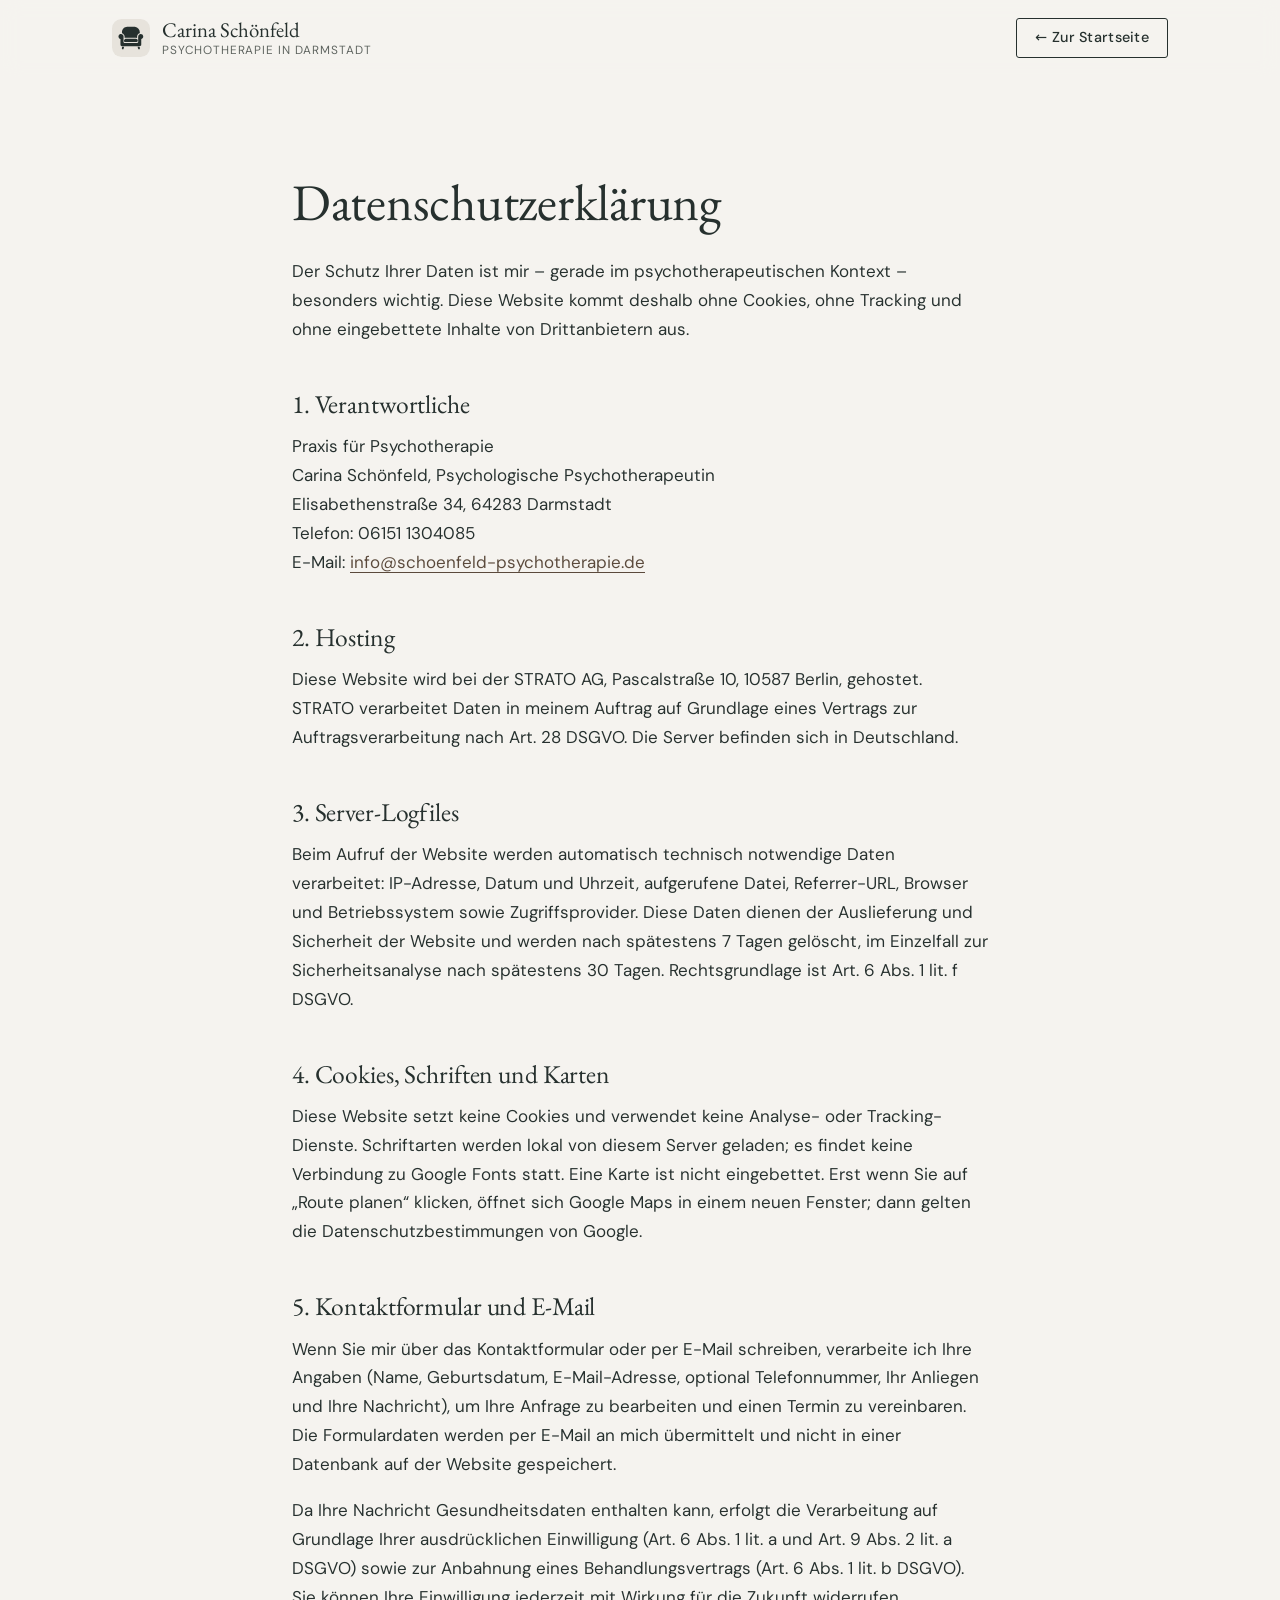
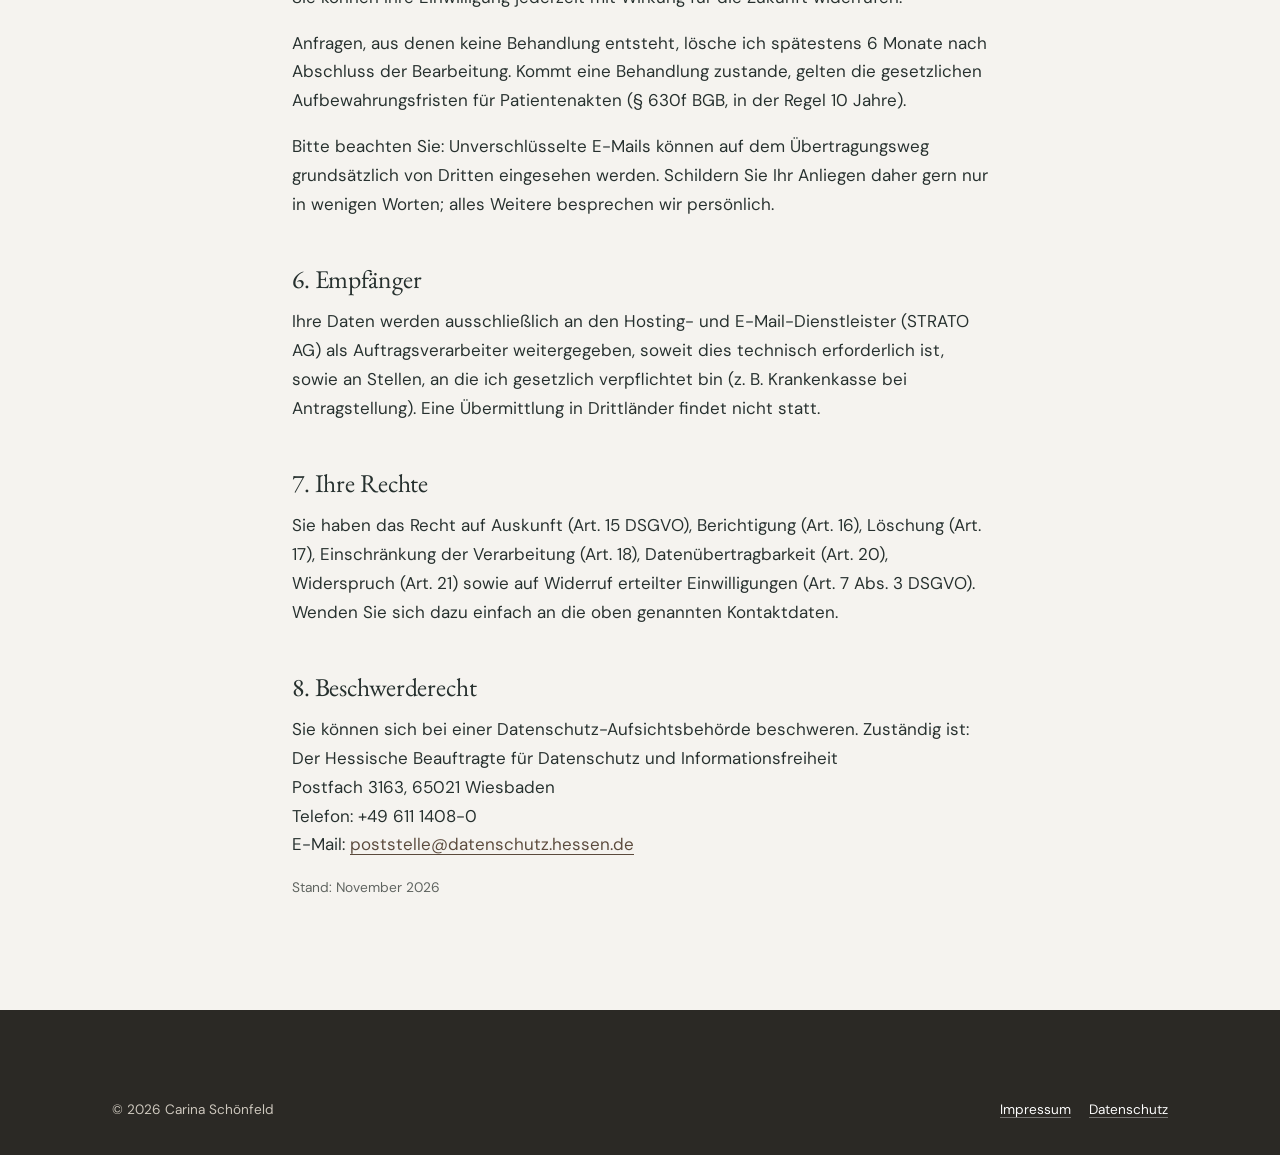
<file: datenschutzerklarung/index.html>
<!doctype html>
<html lang="de">
<head>
  <meta charset="utf-8">
  <meta name="viewport" content="width=device-width, initial-scale=1">
  <title>Datenschutzerklärung – Praxis für Psychotherapie Carina Schönfeld</title>
  <meta name="description" content="Datenschutzerklärung der Praxis für Psychotherapie Carina Schönfeld in Darmstadt.">
  <meta name="robots" content="noindex, follow">
  <link rel="canonical" href="https://schoenfeld-psychotherapie.de/datenschutzerklarung/">
  <meta name="theme-color" content="#f5f3ef">
  <link rel="icon" href="../assets/illustrations/favicon.svg" type="image/svg+xml">
  <link rel="stylesheet" href="../assets/css/styles.css">
</head>
<body>
<header class="site-header">
  <div class="wrap header-inner">
    <a class="brand" href="../">
      <img src="../assets/illustrations/favicon.svg" alt="" width="38" height="38">
      <span><span class="brand-name">Carina Schönfeld</span><span class="brand-sub">Psychotherapie in Darmstadt</span></span>
    </a>
    <a class="btn btn-ghost btn-small" href="../">← Zur Startseite</a>
  </div>
</header>

<main class="wrap legal">
  <h1>Datenschutzerklärung</h1>
  <p>Der Schutz Ihrer Daten ist mir – gerade im psychotherapeutischen Kontext – besonders wichtig. Diese Website kommt deshalb ohne Cookies, ohne Tracking und ohne eingebettete Inhalte von Drittanbietern aus.</p>

  <h2>1. Verantwortliche</h2>
  <p>Praxis für Psychotherapie<br>Carina Schönfeld, Psychologische Psychotherapeutin<br>Elisabethenstraße 34, 64283 Darmstadt<br>
     Telefon: 06151 1304085<br>E-Mail: <a href="mailto:info@schoenfeld-psychotherapie.de">info@schoenfeld-psychotherapie.de</a></p>

  <h2>2. Hosting</h2>
  <p>Diese Website wird bei der STRATO AG, Pascalstraße 10, 10587 Berlin, gehostet. STRATO verarbeitet Daten in meinem Auftrag auf Grundlage eines Vertrags zur Auftragsverarbeitung nach Art. 28 DSGVO. Die Server befinden sich in Deutschland.</p>

  <h2>3. Server-Logfiles</h2>
  <p>Beim Aufruf der Website werden automatisch technisch notwendige Daten verarbeitet: IP-Adresse, Datum und Uhrzeit, aufgerufene Datei, Referrer-URL, Browser und Betriebssystem sowie Zugriffsprovider. Diese Daten dienen der Auslieferung und Sicherheit der Website und werden nach spätestens 7 Tagen gelöscht, im Einzelfall zur Sicherheitsanalyse nach spätestens 30 Tagen. Rechtsgrundlage ist Art. 6 Abs. 1 lit. f DSGVO.</p>

  <h2>4. Cookies, Schriften und Karten</h2>
  <p>Diese Website setzt keine Cookies und verwendet keine Analyse- oder Tracking-Dienste. Schriftarten werden lokal von diesem Server geladen; es findet keine Verbindung zu Google Fonts statt. Eine Karte ist nicht eingebettet. Erst wenn Sie auf „Route planen“ klicken, öffnet sich Google Maps in einem neuen Fenster; dann gelten die Datenschutzbestimmungen von Google.</p>

  <h2>5. Kontaktformular und E-Mail</h2>
  <p>Wenn Sie mir über das Kontaktformular oder per E-Mail schreiben, verarbeite ich Ihre Angaben (Name, Geburtsdatum, E-Mail-Adresse, optional Telefonnummer, Ihr Anliegen und Ihre Nachricht), um Ihre Anfrage zu bearbeiten und einen Termin zu vereinbaren. Die Formulardaten werden per E-Mail an mich übermittelt und nicht in einer Datenbank auf der Website gespeichert.</p>
  <p>Da Ihre Nachricht Gesundheitsdaten enthalten kann, erfolgt die Verarbeitung auf Grundlage Ihrer ausdrücklichen Einwilligung (Art. 6 Abs. 1 lit. a und Art. 9 Abs. 2 lit. a DSGVO) sowie zur Anbahnung eines Behandlungsvertrags (Art. 6 Abs. 1 lit. b DSGVO). Sie können Ihre Einwilligung jederzeit mit Wirkung für die Zukunft widerrufen.</p>
  <p>Anfragen, aus denen keine Behandlung entsteht, lösche ich spätestens 6 Monate nach Abschluss der Bearbeitung. Kommt eine Behandlung zustande, gelten die gesetzlichen Aufbewahrungsfristen für Patientenakten (§ 630f BGB, in der Regel 10 Jahre).</p>
  <p>Bitte beachten Sie: Unverschlüsselte E-Mails können auf dem Übertragungsweg grundsätzlich von Dritten eingesehen werden. Schildern Sie Ihr Anliegen daher gern nur in wenigen Worten; alles Weitere besprechen wir persönlich.</p>

  <h2>6. Empfänger</h2>
  <p>Ihre Daten werden ausschließlich an den Hosting- und E-Mail-Dienstleister (STRATO AG) als Auftragsverarbeiter weitergegeben, soweit dies technisch erforderlich ist, sowie an Stellen, an die ich gesetzlich verpflichtet bin (z. B. Krankenkasse bei Antragstellung). Eine Übermittlung in Drittländer findet nicht statt.</p>

  <h2>7. Ihre Rechte</h2>
  <p>Sie haben das Recht auf Auskunft (Art. 15 DSGVO), Berichtigung (Art. 16), Löschung (Art. 17), Einschränkung der Verarbeitung (Art. 18), Datenübertragbarkeit (Art. 20), Widerspruch (Art. 21) sowie auf Widerruf erteilter Einwilligungen (Art. 7 Abs. 3 DSGVO). Wenden Sie sich dazu einfach an die oben genannten Kontaktdaten.</p>

  <h2>8. Beschwerderecht</h2>
  <p>Sie können sich bei einer Datenschutz-Aufsichtsbehörde beschweren. Zuständig ist:<br>
     Der Hessische Beauftragte für Datenschutz und Informationsfreiheit<br>Postfach 3163, 65021 Wiesbaden<br>
     Telefon: +49 611 1408-0<br>E-Mail: <a href="mailto:poststelle@datenschutz.hessen.de">poststelle@datenschutz.hessen.de</a></p>

  <p class="small-note">Stand: November 2026</p>
</main>

<footer class="site-footer">
  <div class="wrap footer-bottom" style="margin-top:0;border-top:0;padding-top:0">
    <p>© 2026 Carina Schönfeld</p>
    <ul><li><a href="../impressum/">Impressum</a></li><li><a href="../datenschutzerklarung/">Datenschutz</a></li></ul>
  </div>
</footer>
</body>
</html>
</file>
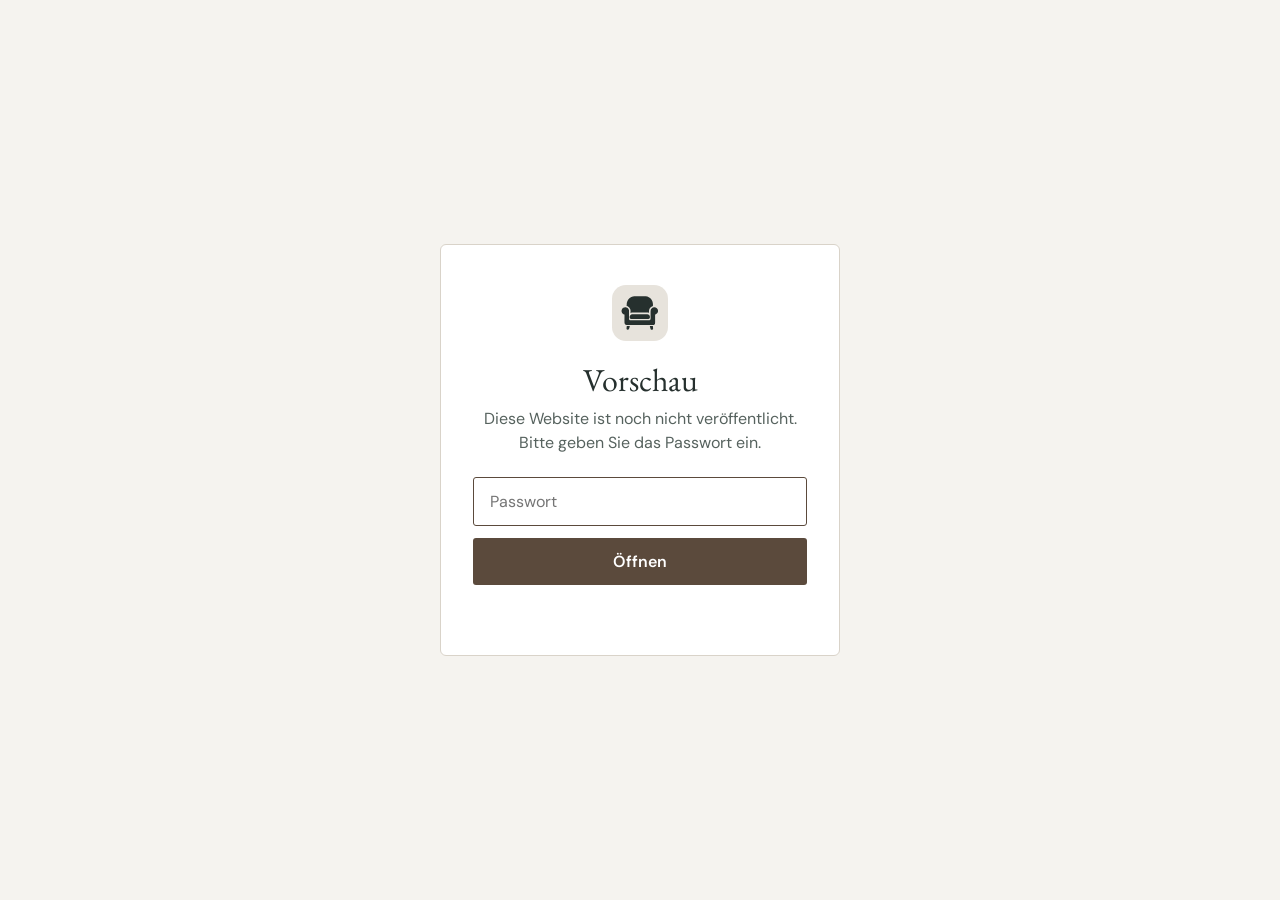
<file: docs/index.html>
<!doctype html>
<html lang="de">
<head>
<meta charset="utf-8">
<meta name="viewport" content="width=device-width, initial-scale=1">
<meta name="robots" content="noindex, nofollow">
<title>Vorschau – geschützt</title>
<link rel="icon" href="assets/illustrations/favicon.svg" type="image/svg+xml">
<style>
@font-face{font-family:"EB Garamond";src:url(assets/fonts/eb-garamond.woff2) format("woff2");font-weight:400 800;font-display:swap}
@font-face{font-family:"DM Sans";src:url(assets/fonts/dm-sans.woff2) format("woff2");font-weight:100 1000;font-display:swap}
*{box-sizing:border-box}
body{margin:0;min-height:100vh;display:grid;place-items:center;background:#f5f3ef;color:#26302e;font-family:"DM Sans",system-ui,sans-serif;padding:16px}
.box{width:100%;max-width:400px;background:#fff;border-radius:6px;padding:40px 32px;border:1px solid #d9d3c9;text-align:center}
.box img{width:56px;height:56px;margin:0 auto 18px;display:block}
h1{font-family:"EB Garamond",Georgia,serif;font-weight:400;font-size:2rem;margin:0 0 6px}
p{margin:0 0 22px;color:#56625e;line-height:1.5}
input{width:100%;font:inherit;padding:13px 16px;border-radius:3px;border:1px solid #d9d3c9;background:#f5f3ef;color:inherit}
input:focus{outline:none;border-color:#5b4a3c;background:#fff}
button{margin-top:12px;width:100%;font:inherit;font-weight:600;padding:13px;border:0;border-radius:3px;background:#5b4a3c;color:#fff;cursor:pointer}
button:hover{background:#46392e}
.err{color:#8a4b38;font-size:.92rem;min-height:1.4em;margin:10px 0 0}
</style>
</head>
<body>
<form class="box" id="f">
  <img src="assets/illustrations/favicon.svg" alt="">
  <h1>Vorschau</h1>
  <p>Diese Website ist noch nicht veröffentlicht. Bitte geben Sie das Passwort ein.</p>
  <label for="pw" style="position:absolute;left:-9999px">Passwort</label>
  <input id="pw" type="password" autocomplete="current-password" placeholder="Passwort" autofocus required>
  <button type="submit">Öffnen</button>
  <p class="err" id="err" role="alert"></p>
</form>
<script>
(function(){
  var SALT="DPrVuW52vjnSzg/p+kgpGw==", IV="wXhzFRuEkTIpI5xM", DATA="tLUDsw1l7KL5IiWHrLb1rOtUr2lNhb4c/aLPLHd5Wl+m6pS9dy5jEehF1mS2Z7UAutWGxFD0jyygwkzRCFI8cmQ1C10tKBBNJbZo5sqUCSEIO3ayxfZawcpRF7WMzrfQGA9Tq5LSxtBBbCSITumhgFPYiAOQcSn4FC/TaBGUDY8JNjJe/oFcBuruSMvNM0+V7N6mWv5C9zEPnUIGxwvnZy/vM8Jt6fJY418l8KZ0ojngAt3CxRzEICM2YULTmZoDQAxr8Vj1ACj2pc24txr1m/b1IT8qR/bWQAdHcsmJ1sFEzmcuDXK0jW6HViEEesqCWo6TdBYN5HTUTewQos+5MHQvPB8POtmf7/Ae9ylA5EW032fjl7ToGeyUoGUmg5Grs4x5aBUXbTjWzULOamyLJYIhdEWeRmQreEAiR07dF4HSr9zPiApF/DZlZQsaWyyoY4RPEE2GV87lVmPrDZ6Jsa6pPgJrMCTOZQ06ObVHpljCisvfo7/bHr5eE3F9S+zXITtg/[base64]/8OQz5tGZm8PzQIrkj+fRROsPjuf493qtU8RevEtt2pSWAc9bGpp48bu+/aBbJDL8ydVdWeU24m8d+dg5tBm6+OAKspbH4P76jjavMu8ipjtyLH9BVWiVl0m4lQNHZo7gBvkM3jLk2WnWr7nMbbC2MSdm88W1OQk6Sv+RYcm2KV/DoELmdRBORlfIt4NGUpjVu6UbIW8w+IgnL4soGoILEY7A6+5N7SbGYy5QRPFVDLVB3ooU3cgUWMy589uEwLhQZ8vB4ajkETS5r7HxU8MzA8CKUW7NVLXtFErrk31mWjd/mb8ZdJNrStTa2z/PaqyFuoXaH4NIztqjWCP5/00582I+a6sB0u+fuGm2LDheUKEDhvTVdILy7O7wJ85AZytsP2/QX+4RHtkGP63myK1mAi5E63H/L+qGTWVdkGUaYhT1aP/WcAEjqRr74D9Ln9/qmFhuJojm9WenhG2XRliqe6uLZsX0vYRDx089iNqv6Y6I6mgi2I0LNI5/fy8rCwfIma1lETyw3rPHqAqZErHbugn1swIswFMhZaYwPEhDjPPiWMi7IU6Idm3JElO6aD53aM202Tji3VUywu9VlGDQ0KezPFaVW7zFv4XShbrbdy6twdOwm5lkkE+hSkNImmx90RTnzI/OVwa789dxci1qznENSy31g05nzh8WYMw6f4Jblvcif05csBlEsh0eicIfEMzuvkNo45YI+9dzthkgaSUwMB06NZQ5BbEac69wZtfp7Ede99sbHmFjt5jsdkQypIp1Z3F9RepBhDlhrL4mKzvC6YKmg/X4uQtSsGhJ1yILulutRCos5bBb6wJHKG6OApqP8eNU3dxjQPQpCbx9SNEYPNboI9vziBzF6JFI9w4TlyG1S6QduV9L0p2nODx2Vl/JLbwUYCj+Xg0NPkVS2s//2Vxdmo8dURbOX8LZCY0Nl3FDTBb0lYqON1bJovR8ni5wFWmCVPfzH3WRVWYUoai7XCIMYATB+u7xmsW9asyX0mLrtew2qwAoIy4l9n6azzHAF+YbJZVkPABB54JdDpm4FxP2BTdpl3NbWwgJQS1MkuWezxRbdQTJiPqkQpPt1ug1p7RHBzl2Vsgt6xVzXbr+b/BmCXva49wm+EtUzu9vYcY6iH8ENSCVKPjNaCTc3E4tDzgSi2+M85nDfSsBDY2ffNuTbor68GWpE1cGqT4UboFzl5b2ywbK8jHWExCbTaftxLSH338Z7cFNIX6uW7IwplKSN4Vrz8fNa/5q8NdR9y2RmJ1DKHH23Q3AQQOh4F6sUDPK6WBLC1EfOw7jnDAoJie6hOK4SBaLPI4InkkPav1NE51+GxmBgFD55eBMc8+LTUeUGS+9XkIc2Djs4RFDQ/days6DUMbwcymWZgte4+QHP4wXVscDVon/[base64]/2affGDAza4LN/nJ+VGkTsQ7vfJPqbFPlZxR177vHUPMBC8LSZPoRBCMOh9CFd2RQlGaJwoT6DWnN1S4hbpCqnnSQTqp/e11SSZ5lVILIWmDk9BZ0OzrQGJtoMHGGHKY3+tuKmC725JS1PLuUyFZ1ytB7xJlIA4MlDITTofaH3/biIdip6n5QqYqsQVtECMBc0ZeYB/lCfH2IeJLgdf+icHXdGfNdHDooIGKepinV2zVsXvnuT7QVYpn1fWDHjMe4anjVHLD2TaKBsxeTLrfva/kaGgq9A/CQBv7iyaFEJso+uQNTS5K6SU9U/y4SrEtsTbQp9/vyTsKftJwX14YX9SwxetWh0Toc0vcMFIWpF5Rlc7TY542S7QJMLhnLMd6wyLEjw7YcB5f8DVH7+zZ8SDBYCbAIpg7PecKz1XB0svLEDmIlPmo+0WX6fzOTYqISo29eKyxwp2I0cW+8dWawqqk/C0mTStgZ+XRbuBmKskKqVsSwdsF9qzDRfQcRaLf+Zh4fsI/[base64]/HHijUMDUKiuBTNXNmdCcOJmwL1VPB7Hu93JGFRLH2lPg9B9IIsPgMo9CY6cYWcgXnE+z1kDk4lGu+wrgUC+2LPxc5Zz5+QJWksn0xogmidIhcn2YqLGAcQyfW6xKJorGPaQwW4dPCgX9Te9h9q3JbHbc1j2Tw8h5WONArJ8UOwAhMoyR/N9YBBo/RVDy8P//8n4RCLu2RpK88x5PYzC48uWA6g8oNqvpzAmhsAPEDFEkZWkUOy7LHw96ULDoD+KcLeoNel5M/tCpj20ant+T30PPifzOHNbIxXfRVJZUNyu1Qt5hcLSFMUbYF1msj6fMScxySnINV1Jysv63zypHmILhGJHXL0Bi4g8CMeVkzh5Yx0kTONT/9w0Ig2kNLOguJH0uhC7gI/G3aHtBY8lIrRnhI37ZrMzK2m/vmuaa3Aml2SL6i8BOTDKFQwFTWNSjezU6UrkTayn5fmdCz0yEHSAFFLVQ3DqbVdGMjiMpSgtd61iCn6k8Up08Wkocfx1ClHWauC97EdxoiHzhuSB9PGzAuaSwKsHGsV72pGLux/0aDjqeGX3wH+K8Hq3WFhPDZm1OTEz38Xgc636CnrU+PwLREV/iclRbjE0UyysfvAAs0sp/PtyI6KIwD8lfK1jru2N+csV3gjWgZ1gjBywf6dzQgpkKpYEH/IDB+2dkxkWnjm2xfnCTKkWEeXbhFhMEl0WjYoAwF6TAD+pqz/E9u0M2jWQFweZ67lLRzlWOvvPx8H885Ol/3g1F510H57x9X+5kcPAnP4FonEGid8IkO7Y31p+rRYxOa2B+lUbcLm5Irlk4OhVMGgu1CV933P+5McJW5kA+Ya1OBjWBnnWE8D4kyPb+CmGP9HTOhyvKaGOrTmYc21vOBdeStX6R8Gl8hytwziGYPtOpp+unxqAB8PLQvBy1/RLidZKpm4sYIxQysgjz5NNBcObKgRT7qbHPniRi03hKlcUenPeSB411XQwPskjEw9eRSCnsdC3A78KlTwvo/BLAtn0OeId7nGkeU9oifftJZ5u0rhcHw3+PuQhs0CL99kRmajVlGQPCZoSBtNRRKnf5FuLV+vyBwfpWtVWSapOs3k3ENbHIvBJ71nN0FwbOOwKNI3NyG325CtHH7IXJkK43xRkeN3SWElB6alps5lS9zWMTHgoptqso/RWwVoo1NET2h9G9kjImuPGffN+RM89gyc88fA0k6d7tfkBPxqPrW/Tei2kykZOvtH5MAK/EhsZjdoivSnM1Z1tFAD1fo5iDp+31ayUVR0Tn944pEEcF3PKABYiaKqLEuBn03uz8ziL/0Jl0X8TV3PIVWo4ErjYYXG8XmSWNviSavSwho8cEC2WddtRDsTdGzPCrSax1O+5v/kYEyD/LeiJ3R20amPYMamzgB7nC2QEZNFB8pGM6oh/DqDi08TwvnEfw4zqho9VUOHiYNGgQ4ZgRa7Bzdi+MY+Hr6K7ofzd6MckAJJFLgUMeLMnKWVUgOKH7QQpdtF7JxNAugUG0ZobpyiEyE7oo95JmgalQWKk7dqkrCZiV1ptKvXGUbZqUp+eEEcTL/VKMyoWmGD9v+RClDBvUTuxlw+HL6Tc2tIk4DSw+FHhZObgA688KQHGim8+qu88qjT5RUKGVlGaI6gOG5wI3atMrV+ipE+b6nPYsxVbktTIx9/Zbx45t/07kdXs0XpTUUuWPKl5XEINTwn8lBjhJV3crAMJkJOsGRi8NhqG4BER5LumC9JeQ9xtem6DF87jbHSHXS/q3OZU+dhDKHhXzYmJaEvkKQHh73j4f/ZGP+tMLXTkWJ0KXzeTe4XYZPeaGdT4BuFbnd6qqeqExkrxBEdItyudes/nRkuntXEzdzL+7cHEpStUIVqSMvBFIGvls/5q9XCcvtbBQClnPjTVXYPoiO/XTcXsKbPJ4p5Zj+HDgNhYsb8HLAnGQoCjkmLf4DdN1Imq3pzh1AYs80RHz5kp4yQYPn51FV6nLsHh31uaAyRLqsh8JvOXDWrdmqKRINM7oJ5QSiNpJ7CpY0H57KmEh5QZv6PKk9SRJ0ZHnWLRzWQcUPkN6FcEWH37RNIdLEuRAUiKyJIMmOHunj/TvAFPiLvzBnw+ySC8VtmLOnQpNLOvbGOw14fdXOdtci4vmXTNIqbx/f9bwJq5I6L3tof4AMPgUPak7c1QMqpcmqw+Djy+1EE93y1331TLi0qvxBtIA/u8dxhb5Ri6Ok2qLOMyKMdCgTbkqf5F2qVtmnW8r3qMeGQ0uKGMRY2R6P0wc0VqECPLF5Mck0YAb/vZuENriO3QxUVORcNYYJ6T2h4O3K4Zfs/NFZ8hHDtug6jVnZPSb9mDecr0uW7WE4rMKTW/DpGvFZ2X0tu7HkcbeScaWCtlegFCqIFzcZcmV9N8uFwudoWe2deDTfJLLS3Du4fdUHOkkZuKnaQe76h7/dlGFx9XPxA/qugNoBTJRFgmss3v0wZ/kIzHJoimzbxdZiqeUH1hlwTnRqOHI5WJMDF/[base64]/V9dntK6X+NPptL8Gddo800bYVmBIXnswA8tJ5RnWvtBtUhFN6ufIWqNa1YhZJ3bL1NLQEK3MWHowqHgwIRpzj5+vr9KRw7lMmy+Sh7Nf9AnfpCrl+kN51VLQmrBXdBOwMrDFXRdPVHWcb/Of3U46KSi+THsyVtYfx/7xcGIZOO3TQrCpD5lyHp9tV/egc1tsIxGvgph1S/n7GNv2JSkueG3ZHetGtU0Tq4sGnTuyvIDmHbNKBZ6smF6HUP7nyN2QBjso7xPQi/jNn/PqUw8LJxScUeP4rGOjM53BojSqGT+kgh6zgZ3JtkPqHMgYbxcEb+9E+uhgYOIUtJI5ZemCOPuQx7lxDs/sMVEcELB3V4kQEkcE4R7ob962HCKFRqRFfKBtd316YPErbueEfXzEHfzuBDGj8RKOY9FBW42ww82ojYIip9yqvVc2KCE6R1GCgK5XmPrRsbaXXKuw/5cvKhDyO6gm1sg4cfFQs1ICbziqqJvH5T2HXemD0m8yWcX5gnnv0zSXcYx2SFb8mdGqb52vLIa6N4UMwS5/moqVP0RlkV/zOkGQu7HmiQeyG0d/KqT6w9IFcdr4RaglQGkRWcC6CCcnls7tgIpIjDfZ/[base64]/bQxPOF7XDAmO38rVH2IDnSLEv0m2op5/2v7cyf3lew6TdC0fnTCFk3jw7AhsSfLmPBm40QrLKQidXnr2yU1u0y/OmWyRpXDQBto/EeNHVI5HRYD4BKfphwF5bCPnIqdd/AyqL0j7IJy2jf/uwzqSYwYG+h/IkfNJwaQQraC6C0xdqYESUaqZAKq/oqO91muGtrzam/lylpUPIh/IFO/kGFRTgr+L+LR7RN77NZV06cKm88xvCuHKxgkfEaHFdfpQicYnh5OjQoQe7H96kEILTQPA4mZK/[base64]/fek35v0auXrSnvz4KbbEP/1uyrAfcuhvhU8p32b4ddPcbJx+y+p2PgT8zHJL0FC3YPa5Zr8fAfNeFrzr99/Bum/FDJSQq9xx6+Qe+ta5/76h1vNjdi+oqM0vN4hCSagP3AQMXX5H4wAxTG7sS8e/UupXIkv5fgiFa/kngbNPwlIXfbmr4LPsa6XD44u+1IvhDsYly5wjsYKLdWNgNmsx5AykfXceXNcicO8mnudI5isAAbhHd3IPHFHvF650Ft2dDqi/bdtQD6OLT4l/WaYUh7Z+npMK9q7z62++Vzid4zousXoBEPfECojek6M0gvrziWbP1KFTwB/CgmScCgJ1IiPWjPS6wyABwpKpG2Cm40Ruafaacu+lDNlwMIIalifmN5ayXQHqhSFmGxWP/ImzMBs80asrZIrjFmPwgt168JYPIm0Ei8vN/RlEN1+d/mZfWM7EvO6UfaQo+eSlQh+LevygSq6/KPSSttjlgg2sKS7J/XVxs221Mf8DQjuywCkllgYlWjM0Xj/N7x9Ln2FncZbjJR9pruaMcq0oiFPYFqXd2Yv6w66xY00Gg6CyJQKzXH7KTjx/Jcp4jPYH1zUZwo53XIEHA6uOTvqq1zDaQT6pDqKRMcWlz2D0Sr48ZpqJeBpx/pOKnSP6BtCMxVLNtLIQtNHFFGExjdQzOVMVeGv9at/YiWZUJKhwzPNnprWm2SEb99W+GvsshdrTfxJ/Atdqe5PUWAniIw2WjUGY+pafyZd9uzdBTv8mNwo9yItCB4jWFpYqjmgINRmpmyUySWNR90rg3uFlnS3YrP3LEDi//HeHKmxoFofHHgb0pY3jwrQyw9PVCHjJQCbp46dastevxj4oF3r8StK/j24vknny0SA1w2TnvmfpLRuEDOri/20E5HPMVNWJ1MUKrC7FdgSqb/GsQnBAGdZi0eXDUm3Yx4LZ+MIOnJK0CEoK/cWfVe20PGKu1Fj2uR9NM+6vjAH1JuTN1mecp3TK1OfzCkUX9Cl2JhZ2DMliY+K0gr9zkYSC/DyaXtUk0LG2PeticcvTLXGIg6cUI5ZxnZ5XaQL2EyJ+kq6NIUEHPF0Mv6c/M0MDRfNS57pQT2TauEJkXI9X3et+2XEMrajSn4JZwW+/bh0LRGsok4u0k1PBcl1JIOs3zsZFSnzZrtmvJyS8O+8VgM2Zd5zqlCOWtGhx4ZbB59we04Dq0xPO4BetO6cvQiOADP1KggVcQL/[base64]/CstjAKmdIHVG2raSBUz8Kxej2IEWhIFsotJJapMSka5LbdKyE9Ns67oeLnHi3X7jmw3lA4mrkof2rV5vFQ7Y0SuB2nErxbyXvIvDDNrwCboySLxo85idr+jI9tL3LMU+ukhNCYD+4y1ec7NEFylWgY36p5k/CHWjd+1UE7Cq4sgM2AE7KkOIh5YO3+LzSspUEZP1VVghQBCD9+Ncqq/HCzWPkYKAOBSl2rlaBrlrQLu4DhIUyg4hKgSsv6LizqVvDgo5iTFZanjTLVb19t3OONHzjNrWHge5FdJOAvDueN5GMV38sMam7H6Bo7dgQ7FtjWRtZd73L1IbyLj+Ee6/w8hKVxUdRuEh0XQEvDC/wXWAQ7y9EpJNhe5RNtib1w3OaRcovHFIJ/kvQxoApMargA3sBTmIdO6WIwiutlaxD5NZcXEVzty2cs2mcSiYpi1MvehDUHZGaKZUVEc0kKtcP+ZuHv1UywaWhLMT5q+ODeu9wCJth8l6i8/WfEn7Mzrzxp4NyKyV70Y4QzrEq5qoCry6bJPbIzp98369pMHbOWx01k7yoqH+7kzl/w8U1Vk1QNGuri0shQSNEpVAfA44p4Urx2w0yuUvO7uaWErWDqmpNqwfmhKVBJuivT7XY6TIAdkAdXydUdpYu5gR4j1Dymez4xNGYXKSTxVctUrHKnVRW7Z3FENBQ0Z9cuZ06aZgEwNk9WXhy9yQot37u+uOTe6mB1+VfXepEWwO/EqhlAUdn3EpDCIq6RqhfYQEEk5+5Bxgk+t22GeBEeOngRajTkN3dcLjelDpHFOiG3kdiennd/mUmyHkzgtiF2rxdCPUtUgvvuEZFXgI6raD9zoCmRVlY3xD1ZRLTcZulq63dDcXwyi6aCMzdJKC1eqM8PfU5OXO5wVGT/WKgh3KGBuKKs5VfyW5DTqL1xsLtcq3UGsW6dhaFgO06Dvmxx0WVm77tgusQ3dsn1AGdiTFe5Yk6D9Ko0SZIVErhZwNlOsRo9omxOfUB7pfvZUhHx5pIXAWuasZ3j9ElFL9o4m3H+jpRsuMcVilt8ubPDCJB/yWz58su+Z0G+GvokYngauh5K9El81z7xZzkoet04Z5jjuL/UJ0RoYzFS2FJuVm8jgdTBAnt+33vZpRnGa43oQF01MjUTtXkoNcH7XyXdGFkXvglLd9RFt17fvS6S3kUKzdNEajcxgQAl7TSmXRpK5p/xrFFv2fr2bDGrkld/WxN5NJkzMQPYFX0ADvzJTyXAY2xCFbdAKyNHQ9Mb/Hs7t2WaNARdEicu4DNsBsM8pN+m1PAysklXa24NayBYNZt+pc/[base64]/FfPItZB0ZHFl29ZPuhePaZumKjJCQ7lr+JDqu1ycbg0GrP5RZABLAAHRcqv/[base64]/6bWr5U19uzH8578jvgvU/8WQcNS5/c0B7V4lXaeyhBnlA4tm/o0+UzrdGTPYuzF5LwUtoFSvXkrA42cdo1WnJjeBVCqiJL1MjM0+tUeUPHDqUZz9C3kiB4q14WF0Ezvr3neOPuVhuFRPeKyr0oXVZwJIlhZKAaC7DH8xNr/sZl/fq/8AgZqE4IYMo9aa05EqRLWzp82rtPoepSKlAF4PBWFzf9RkiXp7PHHPS17gWTenp3QH2U0utUZEYKWFtyWRtENQ9eiBqvDpF/QxNGiMu5NXFSjUAy8cdEKp/cIDGBxdzjx04yH/9d9R7K1dJYD0HGfhd5itFIgeLNr4g/DyqsWYL1kJjBbZDWUBRU5w7aqT9pjqi6mA6l6TMlFWz8Bm7j3gb9oPkLRt+DgN+ReY2sVcWvdh8NirO/P0F0aSEHfrEyyJQI0XjC696k7/sVzv5bE61O9ZqVBvhnSmwKubC7qH7t/4Awip6D93udcYAv/JZuWHkxvNbWpZZwPJKwoa6IdwKn3UOfUZLtx4ZCsTt0Q+E2zoD+HTN+g7uDhsaZUvxybuIi0XcV1gtx3gYt5okTvEHiXbCUDd3gYd5mV142B0qVc/RCrEWgjFJC+BjxpvVpXd0ilVwKNFRHWTx9J8w/4ito7/PWXAMOn2TJIQCZAaJu+J2+SRF3OOFoNLNfshnRcGwL2mYGc9gQAWA7IjivDRis+M2NS8dMmlDOyS1wGwNyKYh2kyPwE6rUWRRaX9qMpGvb/9MspcnEJQR8UZ53Fn7ilGigFpClIMEphSPJXFhBfPIq12ILjMBJPnlYyjNoNzCd/+Xmeuxbv1NHxW9ceTAk64pfEFjqRtVZfh5sMv1xCrZaTrbNRiR9yWTm0adqg6ubSUuWYm75gACRQ7nFUbNFEceWK2ijag8nNSfhLkbh9txqi8ril+KWv+w3G8KG6y+g895E29tkN+iHBq7EWHBie46OHkw8+SUW7ciHwh+5AZ0FTn3Y+kVMYXcOtrUN91/37FpJNO3ZnJIBH0Qw2xVP9uGnCI7oLCpCRR6yRSb8rW49hbQWV13n/tEvgB7DRkSK1xjmZbsc/Nfh4LEqgoyXLQIyj9R4rLxFvYOO/HehcwhR20ORkgqOTf0Sw9I4zruW+96PjHrZUGETZL8vg8PUq8k1EDupXC3QB6y+RIAIeg+9X2eFRPwBXZuNM6ymEv/SR+kzYMLZmDubwirDh0dkNXMjpQ5CZ5L3mNCeyBuvRkXhsWAa55PIkV6chHNNGSGVkqftwZcI+Uc7cllw6tdrM3L07k62S82PkqWJ0tdqZsRZKwp40FjwmeKA87udMaJryzVrDu/pwk4K7qBrQLab6RMuOoetjNZAsUzbPQhGPeKQ4Ex4uUe1/cuMt6heuxpsveSVNuIY0FOJRlWbg7yambhnpWIvFHCmRDgEXo+KmcBQKmjUTeG/FWs2u5qmQX3DZ4+NI/q1TBH9Q9mdFoPH9eOmb7DOWOjtZXfUOEgIGkZJ6C/TDQIr/mWq/QOYXshUcliX8CVdnY9JxVsup5JYWO47Xbki6cIXO5C2SQMmjheuWlGedkV+ZjvcWsDi5VtFBMKHXp7K2z+ts1HidSdfnPV5JRSCBH/QyuUDUcbU2rPBZAvyQ1H/aJ3i69xqKkgk5Qg6PAcMh6KQ1kWzC19Ft6fY77REX3OWlMnYFmZCyqsjLwTuX9Pl7o18fI+We6nmD0docIepz6uoEsxdE1pzUqxcy8Guv57wU73PV6pKoy8Hq483GEjRhDZVBYwaB8c8DNh9R3jkAQ0Eg9wlkxvFjBKi9Xtt/ufsznBjKySC5LeThhcuzg5Xr6IQYAqNROuG3bdBFiY7ZDkKITEOKaqtNxnY6i8GjGt2F/LsfdWE909xcwTCSHduk91v1fqIq75oMgKctP6BPmOimIeKk/gvVzykfnVWxP82ngdRolA2Zk6bZzy3l2oSf/sQ4NJaI+J4U4WcYoIjGreltXBtcRmrfZLRyf1Cq1EwQGo4WI2ePMIATHp12sMvWD2rHIZMV7ySRZO3Dhk5rBcQDO2v6t+mcIO+Z3lJShlcB1rH9WVs2DXwIqeTJhmj7tRdZbofNjYqoQtVtJaUsdT6x4FXt5vLxaP2WFpKqie/2NR/x61Fokln7bpmyAZXCYDQCGQnPHkyVWZ04oONNjB0MvrO3F+HiUm62tZS+bt2hooGK47TZFOfb+v1KgmOqgkcmtzaQ2DmVp6ukvKxW09jL4XFBXiOxyQZxk7xX8KphynPuMF68/lMP1IUsHugEynlsavd4b+zh8JF13Q6qWVv+BJyNhruNx/JRy2hwJHVJe16/clq4GYDtBBpfJTD8qKj6MbdQsdO7uFv/zuCnK1Buu6+TS40oFA9mGRkgk8ASB3eMYRsetiPEGHaRtxemrvLKk1sVqICgntdzkN069mQUwUu/Zy3taMM4nHVwYxdOpeclaOez/y6JopyTxVkzgbQ2Am1NAAXauPeHii/vMliZFXYd5ZRjqVgH6Z/0a7n+51e0Fa4KhipoXsn/zelksVOGFvyDBRv8UZW8Q/xqJZgNVfCZaTNtElKXvgvd3HPkSpvtP8sNKP9g3g991GaKETQ+E/z6zhCFNyDtASmlkDM/0JTfIyQcBXQ3tOQJ8w99PIzZF3ae07MRKXn53rAuSWQ4ZIbzLGH3h56Lfrii6D/n89g0ki1sMjMiJwoDItWtKfro5cu4yUvCcqVHTIW+sLEmfkq8TTCT9Vrlk/3xHVQUf4jpe3ndCuIIrRoqiOKUMCx4lhnsCmOJ1Fn65KM9x8buAyWiWTxFY8hjwsHHJvNka9rQWue6aOBivlJzNME6VBIZVL0aHlGnI8R5tb2RHih8Nt2uKTK5FKqmfWS5hb2TnC4DBylqcty5BYnisJEbmr/BVWzIA9Ns1SAFvdYwOC49sBZH4HXUPZj/YNK1DRBp1DeXNgIBJuXu9q1pTJwzIEAgmb88YF8Gb7A1jogikLKh2LYVyGhLsYyL/mseFLG6tqssJLWNE3Yrcckj7gacB/ozWNYYo++WwShuQNsh+k+LwCZLTM6vkhlvtz+3B2ta8Gvit4Hgx+rSHhEjBvTKc3epNiUtK5y/XlieK2NUPsf2bN6fkHP6H2GfCZzsm+o403oM/gro2DCFOxXOkEJe5Le0FSXaGOkq9S9sKlr1je+jQSMNIYQ+dHGGI+8Jz0dLcedlzeqnO7+XrIdRfZD7w0Kn9noW3x/OABRInJAtarPOG/NBxH69a/QonjdAMNhzjQ6saU58C+La8GaSzFJSCHcTrbwqr6Vdze7AHRX6ltIO2Zl78z06AhtAlvPfMp02lCTqTwke3Gk4tmPeq91IH50qzLfHU0PT4uyVYGU5VPeh9PlMhO9Z2CH/LRw62OmHIBXp8bM1qDsyBBFwxhn/iaRLfgQfZIaizeMam/RRd64AgmyNAKza567cxqGa+angD/uuaR1U/pv9pbCXaOtxa81hI66ZWaby4vwIEFhjC7wGuSdDHWqPiOMDHg4kwP9LNQDYh6KUffpTq2nIzwS4zF8ZTFvE9zsAuvFoFZg2yrTornaDEeuUnz/PbnqGfuxYmflO1Sim+TLpHP2EZlhGPTqWGdcC44hjbFq89jRKRpFxLazK/22NpFhtrdMA/Q7Ss6IVUki7Q7dlTajUATpcbsSo9Yn5m8LiH1/6Z4490T1oY0quiFpUrBFJ58a4N9jTJ06pfrfb+diNcu8NY9um9w5/6euAKqqRIp4EvFQNDm2BrVs+0IFFiYOdIe3qLe/vvVBdBI3/k9zm0FgVwziylhUscjpdkn5lYyYNnUcHVD30z0qatsAwxGs28iaPKOQM1amDwzyy/UrYt7RKrHwgGFJdvNgfM5zL7EZdOX72vlO3VhLuKKk6ZT2IipkMz7jRvuJ6lXkoEcfIVoCuptPj10e+kYfgHUd0jGSGozDXqLTjKCy0pV/+025fqZ3p+4W6YE2DpAzJuixMDlUXnLCiJ7+5jBDQiXZARb7KwxFsc613cCZGEkbEswr0GyA1HfRdGt3gPg1TGDFBquKqJtQ/sRs1gVUn8JZgiljiPedvCJggncfX1ysMP99PCMikIHIydjS9ZVu58NHhZ77srA4j51bbE7Zi7D8DuqpkInbV9D5pvJPi+ARZky02YsYzALCH1KLCN2CLwxgyOv6PoIn5lyC/wTpMvMqw+ndrLwQTmC6Zl+MiYXXCFna1E1I0b1WwECsWaKqx2maOQsNuNgfo8CTzPtV3JZuFnyXllMKPxIjGh+fQ240w9gwEEfd3JYbhk6QBrs6+ayQzzAcpPrw5ZPi75H/RNK5EcTN/0RaxNjiNH3hba5MDL0weZSytkTyMGUxibH+RkPHSgYx5jqVHd8T++JCb6LROJgq5dmWHhqfUwdYoKD86Q1vHfHwvMjDKmy8qmT8EP3W7i2S0ZFx7Fb6gzJSUgw+pI3kt0W7m+dBJJuMrYYCt6Q88rR43UZ/YA0VvCd+zd8N1LxCXnpjC5TEVs8cQx/S/7UTFBXFPosIvRgIOZ4eWdkZXNsGVyl+l6cRYRqhJrsF/GCUH/[base64]/HS5xiB1lKuv5sT8CrmVnD+AbOSsPs8ox3lXN5eXgdlk2oovJuZK0aIMKopN164Ix9rqc1+xdDTMpIqNyfQG3rapf0amlywf/0YfEtoFZmobq6Akhj7HLrOTTJD/ndwEE/hbkyUw5E1eO9r1ZYmv/TwaJwrKzVjh0TpyPwjl/R6RbsAfSjWz0FeqOjoR0Et4VPF4LqxKLOax6XHEO5wk91rdL0SkFX1Ew8zxhkcaaaVtYFtsOvMFTNRDv1dp3K6qcp07MQND1xwtQDidalXZh7EdE8VlXDtTD8+4cRXDbQ4ULUpJ+IN8t55co7e479g1nITQxJ2M3RqvvevaFkDCT1ExPB579I6+nmguKW/s0l28JF76LtXiXAG2Ft5iR9UDJyW3qiRJSea640SVrO3+nkG1KFZN1N9CwrYtzwzyfdeBcga2CrjQhvEEmbmWvgZWOBaQpu/XQb2U+zvHnc2Sy54enkTH9OqQzIA3BqCpBi44OD82u9z5gVr/pWl/DrXyR3RRrthy9bg/a0elhzjue523xEllOXxXwqCm2PUskdu0LoOv63xSV/keUjHjQtp2qD1pHok2mR5XtR0fdqc097VZq6Ak2h2G69CPYholCcBBgF6D77IYIfENXqW//ADEaDt51N2EyY7/FobYONLLm4nCcnVRdIKbt+Ftxpi2A7m9F5jCJbZuV5MuXhHnh4tDKqnXQPZCZFKn41eoDhtO7mfJ579LiVl1o7c4OsXgGF2Xy+orygp37v5ig4pQeYlAgyQ3ze0J/QPvZdL9w0Il1TyMU4kRfMZEcD7AZeTVC1M4vM3BU99HqNZ2Sk1BIcQne2xvPlaURgwGcNuys/gHhum4nhnKBE8it7N+7pTa3BxPYt1QxoZcuDq1IPNw46xniemC9EZ1ascUhkqpKb1U96i8F0me19PLo20JC7UFeCMgKU9pbpP5IYmE1YtUZ2Wt+vuCmWdMi2jwPv58teG2mOeNnbeZnUy2scGDBu2fMZ+Bj/vFJR97b0ofATRXZvjnPZcDFEUeWT7ylwqvO8ar0Cw6Ol5TsjeeY76HQZwZACcnF/Rxpq8cfUk/F4HxaN5h1oIam+GVBpHZ+bEQB4UngVvc6b1JZHuzN9IRu89FwceMvAvQLl7DRhkv6vgk1JtdmCSbe85sRB50ZoO022212VgJg7T+tpc7uqwN49Sg5kcumovdtkET1+fq+kmvj8o3TwqNNOiadgs2NKv5agWmx2EdL+c8iviiFB8/3lPjmiW9BZ9/dW94I4AAJc+ADwpSEHubZXJysANPjww03T3xDSEznKGElXZku/AgG9I8KNOZuPZVHc62iAeC4Skfh7CIiBYlNfV/[base64]/[base64]/ga3TIST/JF7V+2rMptUmMatIHBjzWm7a6YdOBRpepsHORpa8wYXnYy4l98941Gx4B3VK1ai3aVP1WXl70DAf1iJZ/dRccj0R968fChPwzN0OkXobXHp0xS0mYS0wmqcNRWuKxoEIbpL6dHdBLWsI7VBvS8i0iL1SmjEGnSKLYbGeHLZIr5o30R9SSVG0vWzqXM20uwSLJydQWxVDfI+x0Chj0wcTzukTjNAGXL51/[base64]/4l+PCQMH4dGarFlI2E/LTVYJtZDxUH4hZQL/KiEyo5f+dOptrTkjlg3boDVUtTfEnML18L3vnxNJApdemNHUc3RUtHasTM5Dx5UJ+XO/7V4po43+uu8la359E3vuKJ+sgMLxqQTj8L6mPBCwEOWyApI8Is13pLFzmuF31Box8zJ0IhhrXYCh8Ee8NzihTCsjyyfX/D9fNR+hea2VFeMvx053gtNl/PYHEz4hIDSF5/Yw0hCH3ijZyxQ372d+vzxOsIVZFkpUhN/hqzM0A84tRLtBiPmsX0HEJt4weQen9RVEfEhAp3kp0dKBENyjmMdQHlummBGANXmMTdHw/zYnNUkmhJRz35VInbhtdxzFFIZNBfwr5nis7Zox1oXM/zk0hr4yvwXuxYNXJGX6sLP/[base64]/P37nIDevJjwOM9Jr0oH62n9ga77qjJbUC9Sltt6VyecB0QkB3g22Y87Q/CbFGL7pDrH0ZHlnyMntdnUIJ7AfyYfuhcQcZrBQaewgitmusQ+TyOp1OndcFloG9EWWiV80kIjw9q5QUZWiapUorgoqgPKrZnYa2ArPzSI720bNcGtly7XXOBu20AGi6Kt/nJ4rVEylHsUR7tSt/a2MPiUvFd3RqHzNyzzKssbj8rTYPnHbjGcqUfKNFgJpNCnyyemBSKdzjcDvmZjh8d1Hcoq0iRCVhC9HgYbrx7NenMqgFeLDzBho6X4YndsbwjCWJdYU/iQy6ZjOF2EkbBq3L9DkNskPKj4EZFQaRA+86xceUocptUF7IfcEwWrRByRFPM+AKGrQmXfXVbaNkMOm/a4FVu3v8VUkWCsAz6oRyBCuhFKCU7KirEcBr3tV7oGltoa23EBlMXs8wv7sAmYsCLCPUNiTTkhuc308skaIgzhmQ3uonYRJjyBqz4OSUb8c5wJqrT4BJYjRdaI2QOM0r7CFb1tdHCJ3+ex2sM6QUfvnKu39fxzp9fomSkG5uz9t94c4JHjbp5vp/yy+vzAzrXi4mEDi44tokHnOlhcxXT9q2tph1w4UxqwR7gAor1IGthA26tyMsxFWLuA1oLNIsOiCTwfhvAEAFAVRm9k+dTwF3Pz+IIjlh8MwXyS/wFU6MOtv28DBh/uEj5p1al9LREInkfEcQeqyY+S+uI86mMyBTXZ92lzsElqmwKOKCgvA0V/2BANiBWX2aqBMOT0KxkaMIxjw8pddtb832OFIxmYrPbiN2lx+uKvxwPPsYW1w9KHKSqUI+4C+IBLYfHhg1yZM1tbzgjFaRR9PVX1oL3pn3s8bl6LODUZH34To6/J7TWdQaNpyRKLgWODkf2aphEbXSHx0ebsD2KQkwCp9XET/SfOp5LifLLvjnV3CnWsu6JJ0NV/dDxxF6GjeKyb/0Q1zuvkD4EgwI7ZBnc6A679m0IhejUucIBCqHPJimrgmjAsEncu6LcATQ5w1/FQQ05Zo7FgE7VVAJArlP2AhnLrs9pBsubOj2aj6eKI3IbomvVNMhPPdlQean2f7T+gEX1flFH/PYS8Q+5dNzHo43XSZbE+lFzSlSNcXa1CBmVOYEH0qPYNa/xL4u+pXfsj7VcvzMTcbypM86/1pSr79HceVGeleqtHmY3pzdCTTi0LzfOE27gebN+zB7ZBAZ3HgGpfBd/gNU6/6XvEDLH6XzIFlRcBNNc6ZGOFAwWe7Vl/PxcBGOjRodaJ5tVdQ2jrv8Ve6QpZs0MEzF2jx55PzkzWQw+I6ujcpkH6Axse45Pou70CH4r9/HJ1tcCEMZYSR3ZcX9sItwN4T7Rb1a3D9vL3qbo/w0WDybvAfbMWrX+DNKfo90ISxunjhRmYJOYWnVq7yQlFmplcWm1eg7lgYIX6i7pxzWM8cE8+dyFuWr0DJc2u4b2yvxOXiw0VM6pj+5uybNknglwxfa/mBm6u/3fiHM5xy6MEkZnWu1hNJwIBjQbjktB/iqUbvAUL6f7qtbpMD7GUZvPw9zwoia9bNWy0haImlzN6DfN4qEvKno105uZzA9cOeJBiVK3Ax2qk5g8b1OTj0hNwZShhLQrHYPe9Uwr3OF9SQa8cOFBVSD/wsUDLMv/SVkXpR/eUTOTgd5BKOEvQZKlQdgNZHXCp0qUHqEKqRD7KKjK/AMy72eoGWojmecA1DiYeC0fZXbIhJ/Cokl1aLUFdphfwdYA5kFareKukqHjtkkBMz9CdwGQvMGy+Mx0SyjCDiVYk+epQ2YWAXuxI0I4/l/TemTjxpoNk8GT/NzyoNZgbxSDANlvp1eGL59QRRtGN1tx6TPLepg7miz3jyaKfkQnuhSb5qCH/fftqJfZH0x//z6QXBmhPWwPTKPNdmgJ7lDCT9O/JN9pY+/sBe0Ln/Xl5cKy+Lca6o17oOGQAaH/8XHvvgsMXxlejL0kKvizV7XLm/gh/hR+SJHq72mUM2HGAHRB3v/[base64]/Q2tFqR+OQsw/h70n4OvNSAvUIEzhuuv9TT8/EyadzJ345OXApa7cXfN1OUjXTjAHLG2CP9gt+KIJtdZi5c4wzfiWTMaRSzi/xgLMlsTXeIU9imIGdwuIz/h/0ov4e641kxa2hLtqDvuqgCm8IhWMsveTtSvAQbtK6D+irFKAO/MaatIYeXReJSKkSoRMt0U1sP6ql9QM8inNiYEQsd8Bgc4Ih7kyB4Rzr1H6tZvxUsVeCO3nF1odKQ5rbm5hAckS4v9wx2FzSeq/CohCIyoazkYaSx7MVSwME9KWQES7X2yq7U+YDWZw/fYvqaGquu31WcIF8RPo/[base64]/E2yv3st+beIJL115SPVvAm3mbKrZpuK2fiLNFMiMHA0v4Y6jPSLeR4N4fZsz6XL2Qu6DDIhljnOb96nX/QI5rl8WEJu4AIP5pAB7JRiBawOkfPG1ADg2DDjWOSeaZZi9+y7QrIaE3XUUYZ/[base64]/DAHecCoZ5Y8UclCcXZZVOjKzTSR0cbY4h2NOEW1NcIVbkqISmJcYwRHStwtIy08POtqHsvFTI8N/DmQgt3ETmy+6TWuq+M3GLpihodkVq8T9U0fehS+VzzPtP3gzqR6E0v6piKdbU+UAjxNGqV8q5L81WRt+DZ6pmimFH+bI1IolyVQONM0Tb2+ghYuAKInDu8F/wnbcp2Ztp8raiQCPZsRn+k7QupidBhC21isf3vDUbav5SxyfPV6l8DXGqWptheoi9ZAtSdCEhBCqHL5gDRJLwjSt0vL6p5G/rl5OmuchyiqIa55Rm7lanN3m2tD55YuMHRt4kl8ntRIQWoNgdCbELiWFtL09rh2OQenhr2I2gnm5AlH5+kvorNDtduJIn4g70M2qITYWuRI3hFp7SVzNk8/9TlwsiGUJuiUO6FyokDXDWBG4JQAi/UdS7nMq10Ec3ED2NG6TYZvMxZbIrJtxgf2gjhetOUqi1184Vu2KTzgfpBpAop5sCgiKYv/OKuUFEv274GYRK66k1VvEb4QKSk2b1yae6crEB1o6YDcuYFsadU4fVLwSejItIzf6FwpHFzz+6Wfer1LLo70P8tfUwIb5Of1niVaqvxvGPmuLtzIKxSEfm92pfqmH5RY9AOoK0pInNkyuT0aWtTIceAqkHZS/hIzDMOpk0HJNBpHtmUahzTUaIoSCbJVEWu5OCh4++vb7P78/tBhNgIhKurC5VdhfFMzz/+mD/QYP8I70o2NyVmfQym5gUClWuQDj5uYkbKe12CQPbsnC0FyUvO6hVb8vv7fcyue1vEY5gxa1HYrLIEpCCeAvAAxM0YA8OLSP+HddKI1lBOgKD2NexMB6OykRmLJFKj4I6smmtXQ0qP0vxZVe8YEVEDZN2o/f9qmmfe91p5Mcw+Sf3yfOHRVeQLqOWfPr1IdLuU60uqfqsrOY3kxu6SSXxJauQIAyeWLqhE143bkz0h07a7ZfpjVaE9ZlFHk8b1oiYAgA7jWg4HI83NKgYmVo7i/hrJfECj9MQv/gldTOeY0HTI20mxhvdETMlK082VTAfAEjGHn15NQKqIXkeUgu/TF8sm7pb5DO5GfCbGmfWPd3LEyRMsR3NipkvWBYabs12Hv7t9kZ1NbmPijw2ejvpx6r4oEupGPDctbnCcyKtwtfx6fqWLUt8g21v+p7FliViZnisGhcyB1XgEE316HFDBlZC1u+NbFKgcLcsFdhPH5igwU/9d/ttvOWUtNTG7WtB0RxyL7uyu0o+XVSBHGh+ODazsInuys+9sJPZ2wC6hldExppTgRzqt2VVRzvuwEUHa3bU7IaTByvEqpywWk8Aa+NQqknSCCze+iu32TxmPcHmv9yeKPBmvHRA0FOz7H3rKcgp0pAfDevROfN0qQHdI26Pjrt/0ASnOZfREheIXtLI+zAfCay6gkUbHA5rIt+fKyhwBuXsOQGdrdWCaathWKmC9ABxKQJXQetC3l9nMzrO1qJ4/wd7KjsW6FFvkHlmX87eaLML6Q/rGs1JNcT1HaXkUKaNxqQduDb+P2mkIf/eqfiOzwPtwtjRvMHLYyaV6ocMQQU0A3HP1tPMtCO99eCQm7+Vbxr1xL8KnkTfeXmx1Y+Dam8hJsRykagFfecPQ0ZfzCAmUe68g8eiFR8ruJ/USiaRX2rdNjylBMxtgCUxSbt5S9r+T2QUuopsmQL/Ow4a6iQoVnM+ERhtNrG3WqlWvcbdIglfP2jfhQWABzF/SfOkiZ5ocE7LqLm25N2Sv0s+ASox1HyI773LlpaZnpCC2kDH+clExDKimTrMew2B9+P5xnU21ZMDV8JILzac7xVOQKfRxP3h74UoQui5PYd+e1bhhpcFPO0eq2GNjDzcC1fDJJlcPAD/0B26lxlfb1FCtumuZjtFyYNYlwGqiSRbwNbXXG2hifXJ997/cSZiuO1i7ax3qamJHiuiLIKtgDsmrRo4magG8qdeXy3le7CDI1tH7Q/wqpSwBP9KSqGlB6YslfE6TX8eer5bGlf5OH3XBTNV79TgsQEQOZwnpD3XhavnueREzf7aNK7DQzJF1QtAk7BHI/Saa2GEqgLBU1whec/wxFFs+o9GAvxfytgVuXLJOJMp0yMPx3TYK4o2g6KRwjOKD/fi4LLjmg7Xl89sh2uSXFVIUZEe7yWhwdtRRFdyz/RTXwR5mRdShu2XWECqkyKEX+tl48/0q38J9sK2ukvfSe85oSMs33meeWSLFCJ0dTo9LiAFOII8kG2APjef/Da6dtldt4BUu4A3Bl35NsYKHy8YlsqREvm9/uhDcT/DjVFJdx3s+4V5A+x1jktIb2vpgI7b1MKE5xPjOD/vdhG2LXkxxpF3lVr9sHxqYTQ4vDnseYCc7g11kh+K6SE1/D0dYd1s1I0q868U43LGs8tNvUqazT2haxGo0LuDrRVTvxiEJrVhwKoMntpOJrc/L/xUjyb5HNKYpZ5Zn/QzSt4LXk74njxilV22+i2XAssaC6WotI7HHOcpaz68nSogeRJH8FaQ7vEwWeJHmqV72EMuWfLJBgz9lLoQYWrsvbbXuOS84QSvNprPDeRtgyCaPb3Sm+n6Km611o6eieCejylLJQFI93AfgBvxuj1BlUws8G7NPibDNy0PO8Pick2+LxhO3wnr1wNMyF/fi4f8xhXqHAQnCUkFfoVKcbRn7S3tlG6hzgTDlEl5iNn6BILU/2Sxbr98KG9/RwCr/VS/[base64]/x1VwVOMeb4T9d7YF1hOqG4bqFNutlwB6FVmbk0iq+UVWQJiOd8NHqcuZ+kPrwcVRXDNP2kTCA5+B/8z25Tq1/TM9A/hLsMroDrgF5FO1Ek9H5MS25I/nF7h2cYtGbR0qoNWEY8N6Wn2u7tRbFXsRBVHmfrlGro3GMwW0NZaxjQg2wLN3mcQjB/PKf+7zhLVs1bW15EY1otOuFx0sRXeGwzJa5B3YzPKh9Yzj5ae5POFupGumKncX/DH4FgP+pCQJKq5Dgvd0B7aLayM/TU+FoDvIigskud4Ab2aXtiiuM5IZahRxL5/Dn5G5Y7Z/sZ54QWBgyFshgGnHnwlYhJgJX+lDovTqxhYZZzuK1VZwmdYrujkaQiqyOl7jYdrY/AH3fS7MyAY8Ns/1FkG5wdbFXqUalDb579h5Zbz/AuMpqLw0Mjw1zCXjVhhfyQhwH9Awtg857pyiJ1jp24azGVOcmNrxZ4wyN+lIK5SGv8egRkZl0fHJl2PC3Esz7mHpj8/+MdqnIafHus9lLFbY0m6Ea3aPhtXrhiVo32LX+jeYYoqGbYxnn3exGBNLSc15vh2G5Ly0yisDgm6Ly5RwaFoGGC2kPP4bzzTpKkIcdOSBVB4328Sb0TdVz4AU5/vs1G0FxZwhuUMvkUnSf2EXH1zH5udOvKZnhJenyffilLMPoWCENIactnrBFbCRnjjGMwAx5ZZl3mWT45g/6fHPFPTDkRIoCOYPcnTXXANCZ2e6BlfOM+qYAjaqQ+9vv2pVRomsSDjT3jVZQsSDqTSOBy/IFCJySkFU7Uq9Hy8YkXd2Tmlv12RA9B7FCadgFscbqdNNZo4g9IeZe5eaPQGEVbuubQpnZT+sp8dEVKg2Y+bdFkbH3FsfBp8Ujndg6exwtdE0ZDLrx5B3jOWgamKRRasJnaf4PXz+2H3WlYMZ9/NANbWM7bxvEz6RkAf2DM3ncJ2KwqFaWB8G4RJsN+4/MJsLJeIBSPNJvxHGAOWmnomvTGpfh7v0U07R90pAyToePiSvKPDnhTeCgxQZz6u1SVfKEfvo9Z263siAqbYuEISnOn0FHUU/sQjXqesvy5FL2HGMkhygZNkw5O8mOVgrjWd9bweBqdT82AMe1Vs5keUyJUuZkhttgoA8hjT0kqV5P4ESmQwWxrn9l4zkwbhzsrSeJGp/Klu6uwkA3lDV5cQBVIi/ND7o9O6H6+JwSHj2MY/xq876gS8vQsR0kew8uzSLbdoxFyYel/IOfXIWL3mmt8/Yis7ofz0RyG7mgGADiVShu8sUbhXLAacjUC4rr4zyNIP2imHAI16wcrApmHUILjgCEkxVrhRwi23KfF3sGDKyDPdydk9st/c6zCcrPcwbEcW1+JFI3vv1VfncWuf4CbZL3eaYnvfS67mBaRLmMqKwkDG239nC3mQgQpIpys4lcbDbeVCbd7/tosi2YpbC/szzDpBnpk5Wa64klHjetEMXBIlqd//Mw6tjG1cZA5FrOhVHhuP5vnKbiky/bMIW8H1/JNbIh8K10pY2wubC5e1YlYAgC0yUnyUfaYkiH45PJoreVRxj38SAHZd7/YaqCxn+LJK03srVDHTbu4Ywv6N0Qou9GjJOhaAbxrtzfLviHA0Hii3poBF0dtKfo/pBO8nKtOUyuGiMk9qzfazGoqtVPne4PCBdlFf3DkeQ+VUQIzAwfXW7TyKlDfhVH1wDryvIF8jivnbq4HcUUlnrNy5gl7hPBbKSOIaPIZt9t/4hCCUtRf4DdAax+fygqyKtKYQ6IUYBKtbOdONY82U0wiZH/6GhlpvXS9YxgJwKv1VkAuw1YvWLT6R/Q3DGjDbsfdTMl0blxVNSCqRhe0CxSW92PqnuWOM/zcv4lsf9hNHJEL8DUeoOdL9WeNi01jFhBfciB6Pw11Sf/[base64]/HD/C+rGmVHnF7Ni4KxsUnjtzvVMWcDoACTY/lYxpdq9u1kuitQw9+I7yj0c4AwZrjP/ZwbsbA12rTebQo/YZjCxRp3KASvyCVDcH84cUpQgX8kXA2UPXp8Ec8NGsgeNHGbtk4StDjK2WSJZEw1+X7KdgAbu/txDgI+0QNOH/yfsioxLLxFsbBfx10aMGJV4ltzC8r/[base64]/cmhkteuLXooiHV5QXuX5Xb0g8mDwDVu7/eOoly5jrI5nZZQWeizGwlqFMID28UEP6BOQkmJCrK9S5SfxmPf/I5HYRoEA6HJ+GZpcfnuRCuFpTrrganx+xgBcZznYlvnd/PSw5gDh4onhpIuPnttp1BhbpBP9PVPbTMNbkqCDjby76Qa1oN+SogYOcONTMW0/ERhgIcjXsQyncN65r4K+YI3kQes6GkFkayUHXUJryFMzSsljNvK0xfdVE6mrIxYedaYdc0qX9cR+i/r4V53O97adljmZ3+lkzh1dk3bg2PgiGUygWW69aOGiSe0FySAJaB5E6Oort+wPv0+8wzswFiZPoOQKXVfNSpcKujK/tqjhun5T/7UmimSdIdFyz5IbJCYoygpt3GF83YDO4jgu+27PzAI+Iz0Fkamel7po8Ey7o/gaLOmy9ytTfu5btmYavbptyuAo1HiaqBw6q6ReWatgy4BjR7buGgsswEqF+I6I2cibNWzg0SwmS4879LQg+EWVsDOPnilB/IriNDzcrEIBgO4CZ142Y1vZs77ae7vc9fRhqIfTE9+ghfibXp7YFysOsXsjbD0H6xqvydtBnDPf9QTAjTmhlkPNFo/HL0/mSYmse4h7poz2UV4SC82e33WLvzwg1bbOza3FJGnpPcZu4MPNOnc+R99BPjWNlPcAZvMngRJwZefJL+IK4NCLsMjHirV5hWpWp87TLTxam49gk5A885zvcVMjhEZSmqkVdh6YSOpKeqGCXuA6MSUp33S4ssujEt/0gNMxCB+b09gY2QiA/wOQ6ahbuiS1vllYFan6Oc3LRAnEgOaX+hDVoCZ3ihTy7uVFcL1lajJgNmj+cfMS47rrxRYAYuSWFrBCFnIfbuVU8+arvugfZD+OdG5HbZMTD2DYO5GUUrDO6H7DicZQIxpS1aVV96EDNdVNHI4Dyv5W/Rf/en0D/W/WN6X5pBPd/pbczCtVOlyE+lDF5yZSVaxRdtceK/[base64]/9ikKMjYYO7AlfantxKdEU5gTazFRl+7Ao2J0Xd05sWVbY81iHbBmP45Vk3fDGZd7mh4iis+Mcz4JPR3NmAX9UmDvsMaKbQvkfXfowAoGWrzVb0H2FcMLzceW4/Ru8pnOq/9+IhNpUadIR7KIlm7oEiTb2wJ32yxl08b/H6shoenXIe/AXjCNtI0W+vLKc/czfFOw3/V/NskPLCEB2UZKlNie10oSbcmGNVW8vIrndIXSo3H5/BhghQp5wx3mMvWT89Ciw6AG0hnCFKOcwS8QbppCbjvKrJh7dxMyUIAFl8H6IfahxE02jRjIEOJGNFKV7M5EWg594ww84L9WHcwdGO8WlCWK4vMnWqDVisOGxJlVhV3DUJKil0Rp5h7OtzuK4v6LM44dSkfrAmS0xG4SaEAOdYbySTGqnGb6sWxfRWZb/rSUf0ut2Qh8jvWK4txMiRHNvPAFXCeMJKC5lvGG40dZ00BZ7r5h2pxS5H2rTKOhgTJzxOiIEHRTfJNPKgDTKeYtYtg3KlGfURnCthZZfdCGQdS6fs8NE9s1ZfulTOd4M2eaPHxYMtCx/Q18U+vI1v4dEKg7AwNNmxtEKtq3KWhWXICfyIg5gRz1qgUTNXzZVg+wfRISA6BV2ChiL/SIFA40Q+1e5JHDtzg+lBvRjzNNrbRrXBsS8cVxTBD//md4444dBR/r9sGala2ADsz4N4yPZJYcoUTVSuNAlOMVVs5W7ZOu81uNxW9BQQkYrW2pELbDrZ3otnF5xYdmp5zmj3iuSY0Z2RAlh+4coxlrcO4rucbbn5dUh9RyaIVe/8zUaFPWArKPeGoZ6O/OLu6MkzsJiFrhR2aRyVn4//ODxpLJS5eSsS/[base64]/6VJUldLMkzKqNRJj2iSNxQ4GVs0+Hr/VCBusO7isWy4ti7S8j9nKYxfcGNSTCenwG3hSychOvaFtZrr/pYWzuEq67nvOzwpeX8J771Tckdq1G0Q1UajBGkxGJFo52WvwCnbwKYdinhBUtJhun7GdbSR0Ddlu8DczFLecF3a6uVWVR1MOpMuO8Y4TiAGn+Vo++QhSN/6Q7DfdwYpKivxPfZRJKe/p67JT+KpPoqAiceFr69UchLWODf3NSbXaP+CX/hrgJu80p8pwurohpJu3KQT1pJYwLIt5FiX/+CeHxXHTWUMxHIInoicxnNeTco66PeV5gj4yRaVwR7IX/yVAogrMRBiwBrNz6BzBc9n2PYvJpdD09clJf+xqc5nDCC+bfzCEjC39UwbKH1/wldppVyCiVrjkoGKwoJlFdLpB6EgtGAcFSCAIvM+fofcomaExm4gBOIIbXHBeOlkTznGr8Z2DaKY1HsFHlZW9cGQz1/dk4B29oydKvAm24rlSlI+8C9ychKMUSAI/uAIJwGMN/[base64]/JncH0PcbI8N1X0u3Rk/OEzV2lcrMeLJ6SW2gsD5jV25zKg0wcsGpr8goqtje6C98ZTwUSwz8cjrZ+jI5i85o3rPgPLe40XC1t3CDkNe2ARTMVe/cTkIUS5kzfetUMhuDc2qmVa4hsIzfnDViJi7DyrjHYalbvB1eTvwScDZanQjIIp8E8lp/EFcOHbLXgs34S7JZpLgNRA4JGi8Dwc9vNlujpxFlF5Uij94wVLz8NAqCv5VSdO1h+HdtwTtdM77Osuyl+9xuhpG/Owe7p/SD6Al9YuizhkZT1A0Yv+1oaTlY6E12q4LyR0UKMPhBbqjNCMFxi1b7HB/5TFLJo/jYye5e30T2G4aMwz9xeUj/luFmO9Fd2YpsHuBNEPRTC1gW9xSkjdSlhYXU8oBFxIdL11L3iiPo6euQDUCRSHTHEF4mp3A/n8D6T4WW1z7Cokd305NMn9vnVu+viTkfS3SEe0673bZMjzP2ozXxUbstGfMiCB0wmTm8RK3XM2S2J2n2AViYCHjC67Ahptz4srOT9+AZWCcPigI7TejrE096Z/D7s1ZwmtGmni+bwvtahV3M8xIbMduBvLCv5X1DbL0NtKxYzPmEw8uZOagGBsUEYD7/DKlCSOa/rYtRg81DHwm8lSHSsy9p2TjkFvYqU2+q/fXDpGooG+P1onxyCuPJZXQLWizjdfSKaA79E23m3PgipMZQlN4QA/fViLP+m8OagQSiW4br6QB/wmlzotXo/61oPdm5cYlbiO/smwN8QtVWOtfCgUAfhocZt/R4eo6+BNbvBdKaWLGpB2DhbdBIKWIWhreLI6BXVXfOkdMLtgu6q6jjaDW/Fw0saaT05Vvq+BaBEoldM8RY899csZwIKSDa9KCbDK835/LnPj92rh43IKELfz1XOWSpTz+wGeGIPMiX0WgkE2E83qvtBjsOYi/76crmr+ngmUWu+SwyYicZepfU12U4eFSvZiC1lFS7/MPI4VG0oboGDhBGT2n8BcujRoTUN/S1x/roQRJqKjiZSG3Zta9PoBYdu5hJ8XjYc7RQiwd7I3DW5zYqY5fHQ5b5W2fs9GNh+6hraZDQPScYbwS03L1Z31eL2kLMkBBRM/kT3YfLjIWGtsSMG2ESIrUhHHNIq57Ulbd4VyYJYACvjgLJU/BjCaD1XjS0kTIdcu8aELWbK/qhwVvqvM2JrUXfBjrBRcq9SWyHpKv68Aqxw/[base64]/VyUPy0hDyTjSP4lbhHFpsygUwc0IF46+8E3HZgVZcef3ia96umg70aMAMt1/SG+jLO3AJuwSBhKh2eYcIFXmVFlmYfBFOqjR0TKqN3sQFR2R5PV/23YLkZzmfomUUwvzIB1R1OFkJIT/5vL7BObwSkFoiy5IYwYyC6kXDlM5knENKnLzizE8OWYPIdcJ0O5+flFnVMoNrNkztU/NmI6hAhGjtMWOA1Loa7EdnTjuxrZhXzjXPH85y6cMOvDLAS3GG2pFZDmo77sMsPJgJ/XWqyd6gVpB5QniCYqIAOhr+Bg2ua84SAGTNypaN/qJG1iH/ZI7TlgvltQffZ0dRAei1QPFFCNB2nZwf9UA/N4xHaVghvsHvq5mT/JvYEifeORT8LZCpc41X21P7AljCw5u0UtTfl/NHZ9SZYSVBQtW6odSqcRFCfEiFWiDalthm6CJWv9uU1k/bjwXv7VGWBsj+CgaXG2zKgm4k9oV1SHRiLJlncF2HUHPViDCNBG5nHjx8+WMw8FBQr51IjG2BUKYEwLRsCKgVdncyfO0t2wTuji+xPfg/[base64]/IWUxlq1i/Y1RxTLjlV6f2XMJSWEEvwDBblmDuOEA3Km0Syt7WtTDHTQxAvItuXkTwF/JTg80apFUE4stAKlvGfVX7DWGB0b9Ggs5jurOXjMiwsD11ZItXhAFleRJK7Dt8jODFwgsuqGNp0WnxfEI0X8JjC2XHoFhjXEfa+PipxP1wZyEDACp0VKnIWLSw42EeQJcYqv0mRKRAnS//Oe3Y4BzffeOVn8FplVMJwdFyYX9YHjqbmNoudlouyBqgMBRTfy4vSpYAI3CBOWINy4mgRSmxdcBA4/vTDizEjFMDjfuK0NTTbdzMZZfJGXkr8leSE0b9xYfHS7nHGAbMXSj7w8mO3jlRPWRSFv+CFlxAz/Zh6eNNNGggau4qdTCIw1uldERQjc4PBgdhgKwgPxZW9uHyANA7gVV/7M7qS1kGxBXlwVO83RNbg2qSqnP7eJfGCoLxb0IUAYxsbYgXheOPRMuGnw0HqjHZY6N+XW6AYqKeIJG1HveAyJEVohDrNitlL5QfumJXqHxW2Yqs8kjLkeK9+l3f2NLrflhiwlG1J1fFFs9ZPg9Q4mGzS2FtwTr9MK+L0PTD4p2w2/9xXOJmUXig2gbkanXUQdxakXDzi4it9uWjN0s3ulE3oxDqMGZ6c2rXWQhueA6CisJaGxIhxfEHscQbo0CS7tbkBLd/nJYEDwxh+rQ1Ya7E+GH3NTd6tmPfwngibGJE+TlADJoBUsvVpCSF8hBpdGBzmp1GxldEfFrNpu/Ni7BCTxHneicdMFVbjFRvl+FZwhHRRO1ITk8QMuWMs/0aftgz+H16s1ITJksOcQp1nw5juS+Kl5B9c6YCw0/9gf94Q6yEMMaAwmY3so6KSF0uwd+aclaISrl6yCiBJYJcH1I7WcRq9WgBR4woAAGogxfODxJtNZd8/3ujckg6wWECJ1Vvp28FUvFSXs9yoHp+4lynro9Yj6m+PYqpufaM40Lgs7PW1R/TuN0xxSY21WF5hOWd7RuYYRPZ+bk9Kvzace8xfvhBg7oblmzwkhMOWbJCTs54ePauoN/5sePtyfI7Bf8+um6ydapiyhwCvjys/7VtWc8iwS3S1cIP9EJTGeHFOPeiFV9+CDRUHr51CM+3DPH7/4GchmZVp4EuEPXbS2f43KB83renr+ujGIZtI7Xlj5DYPTJ+Cc2XXDF3J4aN0Ac/SdbzfgS2Zgzdo74fSDtyOvPA+nic/[base64]/pUvnD9tK6a8as8MXhK4/[base64]/Su08lUKmnFi3ifTLcwH4yZ9OQ0pmQunLy/UTkXxCnj9a8e6DuJpUyxLWRmrSoga92QWKjxeMf3L5+xxi96iFKrkqWRtbpvLJGjRb61ZYSclt74qTlNnrOA+k+6aq+PbZ+NZEXxfainIuCoJWeQ0cCy+ZwD4A0Y+epafzfdyrAljGroXwg1Ami7PR7+FX99uKml+sinSn2kr5+qRPrzbieBtQm/488ZaEWqp2vp8PcMVtuaD3pvcMGSCglNcXUNXAiOpAc9DIZEGZWtf8ufE2I9hrlOG31wuNSkP5iJOyPVJ37jwyNzSeQ733LXBsPTvR6mDPA4jFxK9lK9ApBi1w3qTAFTekHIVTYsW/WTqRS+iQEGgogM8jMuwWq7AF0zkEXCjAlYML7nWzdE60HqQG3/sTWMZfGBIW7c1EaLDrh0h7U+YCLeMUnmRawfmO/KPYwIuyv74v70ERaGArd/etCVVdUsA56K6ZvYi842EmkBCSDJAuUhRaEPxFVKrnyxZ9UYhlnVSqOrpmLP01SBAB7qMX/[base64]/FulXMOaNpARwGiBFxm8tlLoqVflhDCElMshJTBFwxqBa2W+5qnfLuTdhXXKUuHJpfdc0h+/Sc4V+EYH3mqp57ad164WmTunxlpX79N3uBHNGS6VUISTMdUtXjvfN9VatYLf7vFLVghd7bUYgCQh4GbRELmcK78QC7V0Xam1FfBSM8fMBSRU43E8ExObfZqXJWZVHeF1HB6xtYE6co/cA14FdWtEfeX6neWlV8TDbbOPBBEUgRlapmKIeaA4Ps7kOUFWOl0abYcu8r4Ppv68ZlZAgEXGqUMNuCL+wOBZqwt9g297oCMR4fRJFdQ5Sku9Z34bbBhxDo/R9k9X2jFmzPxp2XVKiZVZyF5tXKTbeNVtHqNfzC+VdE13TcqgD7/COntgPhrGsaNSWTHb7mdGqOhsVc+NadHBNF0r5Hih2BCS1zD3PTC3d5a/YdcvlwiBKcxSlLGZGGDu7vR12MTKYUP5E07s8A/1HFgpvqvlxqTfCgxPq1RNqhZ/l3tGwSAPJ7BTYPA+PM8fgODv9kVeoxwoweeEkA+3ACBjEBjKsusjZHVIjXEiAUepv8QoY/G/twUjgkY16yleLL5Sb/4ybvd1W535L1I8lCIGlL3BE1ai3WLUbEk1H4HoyF7Wm2dVJJp1vbX1HQ9oKQvvhstSYW1bqHSl12qBqBNso7n5MKKDxve+wGsAQlZXxGNhMwQdWZw5tj50yYjgNeRSCanPKHNN4P5m09as1SBL+zZaMYfD3dndKnjMkoh0+Iq0ECtEDoSK/eHiUkd/TDvBAw43xj01ebrlPR6v/Imj1moOTh+3hqeTjNn1JrQ1VZ7ckcZCqxnQmNMOWiel2b0r1ha4nZNB2MlTGh/BhB49ezWxcHT5GUQy5FOZ23QBHMSfIlTM55Ff16SEbEjNXAWGObjHtEiO9qp7/[base64]/CnWkrzEhGUJW9b/xrg9KxpcIISRvWd9URKBWaBJaUdVfEY4MQm/TInb8ZMMWB6LTCxu7Qo1aFXFHM2HVi6JCkjt6G8NtipyRv4XguUeZYJ4iMGsEOySoacZHHnWNd7bfhNCOw2JM2enMkQzLWmvwY1ZAMn60THDjhyA0lQY3sX++S54o9p9vB3mkIdcGRADInsACk+FrXBn+D/0ZQezDA+UA5ubtG22CC8BzxmgNl8AEt6seRK3WcedN7ZggCBmjdvKERTUzCbwfGwRPDdlmObqfeQdNTAuLLPGTDXFXLyIgnatDjMuvzySNIIpcU+4LPvPO9lrZGzNKCIJltcHdjAjnFvetdo/5WkVl9CTyt2inLeRqKRa040jlG+/I5JLYMeZNJpRjbura8s3rEv9GiiOTNbXMzwGv+Oa0D3jfVxvSkax+u4GTkOQRqbDRUBmIODxm6lMx2Fyll84DSGIuVHZ9RPxX/h7SqCRQDPfLL0wBggWt09eW0EgEgd+u7fJX0p1kJKTl6Ux4YDOtJdFMhR3Z6CkRvm/6o05fmA4JJum0YuowciTxJ3D1cqtD5KiVapLLhwU+nN1eHmdJJ4khjbZ71UX6AYknGUW3RvH3Z9tY8IxoCGsHFhaTTRl1qcJJgMrNhmL7Vglv0vlhvkzBoNaQZloIutmVVrpYUs0Ok80r1/Kr6uOwTJ4nOHew1/A4ZrbjhiLVcX39gm0WR4NbqUDntIcIzn8AouIrESOIqBpW/QKqFDjreJ7B9Z32nQ5+YUjkDuz2hddfYlhX2rEtYU9jeOOj8cPmiJdCMZVG1L5RUpgxrKFJFm3ObtYY5kQyMNCCwxT+CB/mwZjDIW7TPluIE7hWuTix2glzQup2h/x/FoVksF313nV/mx4FVzakpsj44u6BDiUab41HP/VZTESCQe4bWr96v2DS/bK2lNQ6ZWVLcDbENSMnWZsCMlJz8F9VccHWKRVblRaWQ177qP26cbuzXza/wdxfPMuvHGW0ZRVOQ0HB07iHMJauDVUcV9rrTIAgqi7AFbM78XRwcQ9cQ6JXgAp0rgdlk8z9YFOZYKMe4nHDuQ5xrnHFjF2Mk/QoFdvQE/[base64]/vnwDD1UcJ/EurLpksL4xcxb1gL/Y6RfqiGsc8gHWmgwFdoz96K0mjxxHAXWkuxII3UbuhAWrKW3+8ZnvMhHVhkHIdzvSaB7jprcbANxNqtERm2exNAlKGgT/bN+NOFwnIq1aaIwzhsbNAOhYipWQ58V6YVy0k8lPmXP7iu+x1Fv3BmSZd22efqJFTMCB68v35kxljvHf7KyYAG6UbgVUaY37gqZGCYl/cm8qeXjf5uhIMnFRb6svyixKww3/UJ/osneJdp2yAnO4VWYBZb2U4wrkxJgw5Qc5RNsU6ixfTIaM/xkeMQhRJeWaN/16g1XorMbVQtljTPoE00liK0kUdu6I4Gt0fAPenBHa/AaF+tIs9QMcv3z3b+xSLx8gc0ZVCSrTnSqTWdbJcxlCpuVJ5Ge6cd0ESuJk8L1aEuW9Da/7GJADSmhO9Kezmea0/PSArdVCsQOk5PEDLwwEpo2YSItyC2UXeCnc6IqxWCDfxg4ZFb0d57y9pdhXJV/tdp0OcfLmzksZyKgSJWz51qBcDst570PFLb/2tbTL9R7ubmsF3MHAi3maBdF/DVr9tp+mYLNyXuuuOveeeCjqREqxGDCXwk1NT6/1RI33JgYRCcqQaruPqgIP8VoJZ5X0W5MwwXEmosogQT2sTwzkcSnq4hnKE6qRbKiyDCG+PJ8fAOB6tev/5xIYREt2Q2/ThbYPcIil76NpP7OnVCkJodMH7NuA+njXDT/s6I1tLzDg2qER5REuO0k+Q/NhmhtxKjW15PbITy+UKNlyvQ550K+f19ehhLSxENnRo5tYoQwf9PHvqmhB3MqUl95AXHX92SP1epgEQ9rx4FVtEQCA9TvIaV1LqZiIQj6HXupNAjKZ7m5BlspSipzmZnDSrnSni72QdGYMxPGvGRWi6qaRLG8gdJ1/B6PaGD4HAE+fM0MqZ50q57dv0HXZ7ybOVzbIlHX6+uJaaqA5liuo5UXDaV0Tz5yVAkJ2SyTYz4nL9y5si5OLc2vK9GrGxYpX0eLJNbUWV/aInsMEGr6hcvbuf9yyL1s/LHH2ZWzNoEdvyKBHgRp3tL9OQYprFOSARsoLTlaGgxJxSymp23n9JJf5WNnUv76y4nRauJuq8PTqN8efCQAmZALtjt/DD9s6htDBK9FcgYuOzpL5qdbI/iHC2cmmrhU17/irNa7rAqenEA/0SGPpmduJLIqFVP/ihsDJm/WVN+8ZbNqU4GcOc9WjlcBRG7tGxwogRIngTTjFaTLz0cpzKtSquHWPN5JxDtWmeq+c4ebBKIe4XwYbOd+J/BECUiI5speXF8hHfi5SrWeKRNkXmoDx26Csb9gMHzJl+FdqDMvu5FK1ZTsPPpkMxtipq5soVA2bv2BKp4hkKusSLb3mlHMEx5aLrsGpqYnJlH2xJpE+JOc3Rboz/+gLoRjDCQsn+nvByBgRsYURmTX10NV9HiWFH6FJYCrR4d0AskXzXi40b/PiWJciT5AqgQMDz98t3Z4K+qW/r46WhiC2OO0+s1zPXPQi9Cqzor8HUSj7PTUxlDevHPYJR81pDNG1wvZDiU92UQXP6Jk2WTfsdseep5FaQCjDCyxapbnKylIbFkT/1y9QSw8j2Tm4nE3he52OMWcl96iIi0F7pB//kXeq7GFVpqCQE+Y9cD2X7W8nTaSRTYb/Af5304NTKKY7BprEJxzn2aoWAzm8pgAXvMpryE8rIRR0ebYb79z5LOFs+a5ezHT7BOmKXRDv4sciro2NlaWZTwe685ryTK2zcRp9G9XaoNcwOwpkseeyzTJexQTthbVYFWctXHWdZg7X40tkn12219n3kNdqlviNVK2P/[base64]/ohUADSIzLlX7I6QxyC45StmN6/tyz8ENwAPCmmceeZINw1TZVd2zRmELNzin0q7U17vSs2boH//ROyzdvD0IS0mPc6papEwDJdINTYaA2sYWJQmJoIFtfzX7O4vjLewMTYSO1edxaNKwkf1VAZcigkiJi268f8dKqoJTKo+W8dViBNRBccHM8FnRR/fFfPvT/[base64]/IonqOvIM7Zyx4339HummGDlnuPu5ukGW+cOM285nZJqHh/useb/mmzO49867U0D6ik6jM43F+tcIK5YLY6UP2ml/aJn/P+1obtmjzihUyZqz/Qg6KCAZhC0LmnJiU8Br/mCinTpx9iCsR3kOTrWSUnlzLIJU3muJyTV2lY8o7GxKUxvHRMSB8ns62gzloqGu3/rRU62aVBVz+0ziqr5mzxoq8yhgdV25HLWYREaG0w2tB6cFXzcmtBrAVNJ1nzgXv17bkKZl0Cc/FzPx2tosXjwpHF6iT6En7+O4PIwBn7Hfu3Mk7c6vjzXaoBUNIAz5x+yLYh7lJ0z3B1S0EET4DP9tWkIt/l3NnuXvY4NKNdodP4DCi+JGr35BKxS4b6nbcg6AIxk0wTjSmYOspOf8AQm3bM3Rp/PZNSVd/x3Tl0mI4nf09fLxJ5lXMG/smfC6hr7ufg8DXV8jC4aFW7ja00hdNOgWgZ7jPWI7kxRBcHrxOqAW8zM+VZMxa/08d2vT0cO7XOWp1Yg7+y8fGX/rFJck500kpyhWrvbiuVfASnKLPjlYYbqzpjYUULHyPQx7fiJErgrQIMvPiYwxRjAsR0/3JC6m+0I6XiPUNwRk9yNccfJhle57t3UqGTjYrALUvmC0gh8RFBQ5j5lU+DLe3JSQxe8iiQKkU8rmKjke1aINXCUuUh3w2JhmiNztIRF3Ufl6tWzkI+Q/PqQaMOYiup3EU1/FpuWuVo5ovvHHNW9iI4oOLOiosaqjQ4VSiW4rubXf7SFsiZVMBxLY3XB+S1L0VSVVDI/yWiX0LQknaHoLBSbtGTA+Ry7IUVH02qyqEEb3nIgX+eltLJHpnrxdimHuoSUS24A+QNaDZkdV6hCr3BlEAQa4iFTDeyhMuign7B9Do/zDBcXmICGjetbiTBriM0cUObUJXDOlCed1FL+qERauqgb3p3eeGvxeKrVQqalYeEY3v273y+yuRtMAdjapUFrKNp1ATNlgJdv/aSLJTh/YD20w3zfScA8dF6FIvBehw1syJvsnb/dN05H0oiIBuhHPi40y1U5D4dJASnLAXpD+fk6IehIiM/iowjJvSmas8FSMc9u3V6VqHOiomMVIrNkqXCaXdSHElXX1ojHhcyUwwVmdjCUGQzhvP8op7DD7RGhnvCQZS+svLNIaDuPrN0jOzqoPsFpVUCYoz86x+tuMfrLeCxEnjpV+4TFNVNnTvzK9/hJtzWStINtFD02VFVOIEUiCRGF28bUGM0dEdVCEPYM1+XSQi9s/o0NZKA4P3mw4VZQ+LAh+QUihYC8Ek/OTiN4PDdBcIzBp+lJMYaXN5ATGJUE5alKf8hPfHgei0Cnea5jHDBH+I8tZquey1+W+N5m20HIiA9a9/VB4XLttuZCViB2iXH4ZABPqTrSPAIqGFnthqT8Rb9IE2RIEZ+x1QB/ScP53QCP/4piAC7UNf5PlbaeveKKoq6j/7yWwDQAnDetBsCMqFZwM32LMcVWmfO1G1kodqHpYHNcvqlp+RNT5XceLy9CWmFplPTOEbb+mo6AmbXa5/q2mVH9z1jghNilk/BBkiSBXScIMlCzNk+CMYDd/S2w/VcV/cjv4RtvmXscx+tiNouSiNOTNnnbgbsf8auCeLfFR4ZuOchKjn6XVapazrB53j03HMg+xVIkW+4Zdn6QdH0jwsW+qKxlcNlCQvuYuowwGG08Rb/h6mscYr/[base64]/sy7NQ19VmCnQJTRdBd5HePto3CNU443K0jHSyMi64GUYUqJGQKBO9lt1qaaqGH10tIyjdYYVoE3tcee4n/+rTJzC/9HzWyRLf/UXL/7My+V2M+feLMhfzIQFTV5+LPrvy2RGzvwoMeEbbIZHTfTnGoulPT0naJDdqMqiYRQYTLIFQrJZW9tHHnQqRVUIXg7h4VoKS5jm4hxPtLRbO9F/PLgtoeEdg9I394vZ23EWpmO5KzIkJFaF3NxCNE9HMs2B1hU6KpWLyNdmPwKDGgPMV7KWi//MtaRd7J8IhBOBJJ8RYRGTgzarxZmRKXxu+jPpE3pkcICH/W+FJ6wX/m9P8CsVkTtL3uw/j/aVC0aRK1Wyk8xrdMNzCFQHgoSkkYgogsuagvF54Hwc0WKpoGvK+tXDvVJsu+D5Q8EbJPxkw/jXRNhiTbkQz3KTKc/DF9BstHcYtO4NCo1QpX3zNU6Zkrv9THcpj71h9byXB2DsmnN9TRlH1kAHcsSnyy9h0rHNUmN88BMtnwwB7KquDs+OYKSiQBOpHY468lXm0K/fOevFICk+3wVLY15GB1qRySVbQdkB+10gLP1RpdRJFlO+5o+yyAupvhR6qpTU3KTh4Du4gi9V7UZx3JrvuGkL6zTo/dhDZ1u4PiozjYl7LNfp2nzYTSi/vLXmdhJRtjONF31HfIIWyk2YPi7YBN/nhkpZR2BnX12Cdhcxkcz+vGThlHvrk6f86riqjaOJn+TqZC3JDI4FGTJrMsbaZFOTrkXZDUYJf6SYNdv35yHIO3yBuqcjBvFUqiyYQUSvZeBy1NIbhKGuZwIk0sy6kn/cneDAl5qn7j87trYhrdtCaAcXyzuJuueKrggVdOmqW1tJpmTj7rFx9uzxRoHYdRnkwgkYhgWRjtFqB03ZOcY136fRoUT32q8Ne2Fs3QCAAFoiVhvDbS8lUBjS/cfMwJY7iibRfHkCIs70nRNdYP2MxyJKvyJJEBstyDRhP6WKz6YkuhaOT+MF54SyN8Apq1YIv2lY05FvOrsx/3QzcQce/[base64]/xGppZh29D8t55nr7Xe6jP9mGEwsMYVa3lLV/wqIKrDsH0ytJxqJcqdV0x1X6TD08OjzMUyhXfb173RvWqSiJL0RwqDzetOuP18qWuzIy/1igJjwmtLTBwLBAmMQT/2Qeq5uSQurWtf1sjUGQv930rGrZhoPKK/LkpE+odvvddhxuY0f77UwtmTQ8HQGpAOkcnZyohsSB7QFFAkDZolxyfNa3p+f8MS1dWGq2jfv1IOYUyfZ9FBQyFj9kns/[base64]/2dRJsgSHrEWKxCr7HXUKI4hUX36vaUOoKc/0dAaSahPs4NlXDeugtku3abLtXyMZZz7NU3A/v6hTj2pzUPNQhdOJmNlliER5K7QZR6dDC0K/w/[base64]/E0fibh9QMqlJMv2AADZyA70Pu99aefqeXUzu69fw7nWC8ermxcrbYPCD/Ky6N8XdPzmSzPm8srIIgE93/2nukfYQAURArTbp2nbeAvxAw9ztRLfDgHAzVyb9WlUHjT6cErVc+kNPSaQXKde04evbaVUSf2cA6Hf2qbeBIeUmcl8+OycWZdS063UCs5arLV4C9qYY6n0EJm8Z/yf4/iKrw4q9rbXExHR6wAgXlfXFf5bzwoUHjErV38k8oFZTqJnDcW9VuLdnaJNNCeT7Ai/Z+EBtEohB9WB3ScMDjN0DUhz7o2gWLBeNUKf6UHcot/wojQtTz8MvvD8u4GKc7qGT1Il/95fY9JRYCXV4oHS07tF0q3TGO28sMA2MKx7+pY4br0jcYc6SoMEMVVX6vVkrSi9qo/aiZeOjA87u7ojY2CXItrJEzM6TR/uAgVs+GW5010egRIu6aEP+xXlxB9M7yHilct/KC2i+xvYwV7+dDcAPtZpmOQ5CH9uCDTpMQaweJFnHKYvF+sS/YNqxjud9E/mQcZlYD39cCcyyDbcsFNRlKeDPTKhYZLKTEW2Ns7nr4bXRX9Qwzggdw1EueQn+jnivhPFUP0vedGn/eo6euui4PVdhknoBNSSBPSc6Y0HsKrasMLazYhdOXqbfWjvccl6TQZjBqZMyCjagj07Bez7Ku5EDhcdFIeRwQnwDRNj6IZJolJnLPDuE7YAoBfN7qr1EoHbx/BSfSdhoen7l1+/2ptgH2lMLQAO/KPEXOWrO/XLpuI4APiabP4Wic3HrbrILpwjvbHqUaGuu4FxuCx4BMu3x1qYqPZglPUfhTkF87RcEOlDWDdnX4wBif49CCdaR8KBKj/X9jqSGJNXju2o3Vjz9E2yvHQi1GC1K23PXrpO7iowzmhn73AFYN+ojdMVOv2Gp5FIiInLlF+xe2gRa061a7TAD+m4fpjpXxctqg3l/5dapiS1B7PIc41LaC9OXDvvu/v7pG23S0B9fo/gUImCSuuMB1OGzIe5fsswm76GpWSyO2USzNgqygym1WHQGaYbQomweYOHG76yIGD/dDyfEhZ6UIjTiIxu+1Nha4dotIm77HQNgSXjooHgVhTiV/Qin0MvGfBr2r6ydI/[base64]/T1jM/WrNprPm648q7PLFfZS51UYaynbBu3iVMox9ClkbkQwuX0kfeszyDQMkbywi134711/T4DbQzHIZixzENQK85JFBdC2N6ONWIZ5dv6ENcp0skfXj+o86Zu4Kl+k4jOyPHO1h8GuKHPHfrp++yjGKAoPm/bypKaStO9roS7sH/BKpkSi0RAt9IVjyQ1XmR6KRZa9A7iBK5Yzb8d1Oydoe11ZPOAYV5kUA+ESSO7jtWY+YgwwlgiJiGjFbAEoKBrYR7w0linvdyjWALfyppykYmhUMcTXI8TCfRKXG7/SnpORfdgBSLo+j5N4fLiETTN0kL+LfLGrYLrg5a19hU1MWIS8vXHibjJT7EJDzkWH/9BGoARG2npXAAPNtwBFJUgDlbgAg9B/shNrDNpj8JQq4OpGi0c2kBHgL/t3mS79XuF5scGTXP2cW9YMIk7v+IAdSYlsxiNmNF7zLY0W1h3qBkSEoyz3UQ/syqoz7tRs6HxpvhXU4YUjcBpTm3j8jQzz3Lj/J223YF1Ee/LvSgV8J+vWuodmYBfhVhCldxSTnrPpWpEvDAZDWuujZGIyNuemSrmwfLXUz8RMSehb2WvLnMZT0bzDZhKHtrP03zM/l+1WaFrGMy89lAXgDNUpHiHYE/eaFNvAj/2opxFx1SHWIhAouqGFPDtIPA625JQaOy0M/TXyH/EZwxh+1CGIeIydn68Zrz9MxoxvfYCQTdDR7pI8FtiW7ni4dY9n9JBv/zrAL5B7XCNyHeWUNbycj5fkskhFGHQ7hgTMp6QV2y9FgnLk+4aTRK/1XZRR03BYuG4VP/qiD3m+r/[base64]/I9iRQLIOB+2+AiIKZlFDfNUZnahib7VR3GSidlu1D8aO7D2wcSEQpvrL5YecZ6lsrQX8BeNlMXwS9WsdXv6fDzV/53usjv03eQEheK2ZZKUhQwNt/I39LXg1kuN1RPZ5q+j7JRHNjhm2Ah1hrK1dus6i7V3s57y3BTLmXygwgElq54RICmhJ7Esnp0Xu/GyVTpN1sU30Qnjr033VtGj0ctIMuqYUVYABK/hn/0iEBcqmfDuxVZchVuBkiwYqzHY3coWxtjuELiJgxygKd6xOpSH/9sEv3gFodHNcvC3tccM4bGjkxdKIWJTSERYCTYCeoMasqFaPRVaW/caakZRjp0ud8+HzyI9mKGSi8ZxOLgVudJB1D1ZfYJvwqTTgNyUEOLgc5Bx4KvQwKrKuF2Io4JGT9nVnHWsFS2Q6+KMgX/Y0Fu/SCwDkAZdEbi1sceNv646EEisA7okveG/Q3QKT3NyCX1L5k+TuPx0J76cUYnUWbdPXAs/CyfIwmJ2+SXD5B4PjdS1stq3u5ZLrXpttBkX6BL0sGCBt8Di37JyYfSApBfgLK5ujUxT7ANgE3Jy3g4jrjHsj6eDpK3ulAk6izup0TRRNB/1LOY9Y9dkKJU2h8KLlmrtqxfOa1//3AzFk6FFNCqsy9RRG8w55M+/XKsyXtbhOK3QASnmTmYVzntB8zvhQISVs70ycYbJXFFZntI9BCf8sefldwDxklJIHUbAqvICessIrp16CscW0n7+RIUsdT9y5708QT6dVBp1MeepuiBSfIRQC5hs1F2oW+Vvx+nBZDbpHy2vH2KmxpeNeSM7qmuvFaUwyYVa124z8I8oQcjp/J+Q26Vjw6NOGK0m2SL2x7O+e7Fzu4RrVaj45Qux8WGQTZmNk5wQRHyqJlzVy6nvbjW0siqUkKmECxdXbI/4OgYFtwELfFfDEqY6XRLDBRbChCOq/vHnrO8bAjJbFrG6M5XeQCuD8V9aXoNs5XOnyJRiisSOlEWRNNbUjx7+p1ZDA0v+EAF5C36FZJfKq0gj0HNveWL3hzLk+IkzSACaDyHd4WkdL68Y0rN4opRH2fCJ95HMREybger3yu9H6b7zg2tgEVK8ehMZKL625AKXOvgZGNLHNjbTUUk5OJMf2/hn4YFQDM4UHkqZXMWgNL/o035pivhaGZ9pwSBR84XAXwiwXyN/snvpT9uW72iLjHQlkvNee0dgOcIhAKS7Efb4sPvArMLWzxmWK9enRIGCatW4LRStJ0u7NbbeWD4w8vyqTJJ/2mQOCLF4X2R+VU/xc7fL31FkmM3V3a0p12rX3LbN8Sy1Xy7a/2Kzfg7jOtfKDgWIVNc/30MrewQY0xNjJmeKMLF10JR3A+wUvaxgY7uLGhOHcYnVE+SdIU462byFyuXfTcXlRZeuZOiMbckDUgulGj2QUjFdIMcyRfXR8hshKiMAptptSsrYN7NPtTAYG+dkMJ7fdwiVD6eE1Ogo/aNEEIxUW+QzbVBR3WiNI59YtlEPBdg3+pgxWOJv0QaDqZYfX1SthwTj/jkmRHNqwSp6BjYTlZT3BwcdT9XW0lEByhc39wsuy/[base64]/ktGil5fCLc2eu2UqzwM/nEntyNanuAfo7uY0JIl/X+BEaGnSf5ed74ZqFnPEisSJdgL5wlOybWRYpycJ07uyIE6P/eU6e/UpyIu5bNEPjPx4ekFXB4BXyz7IFG/ZkjRvgoLZs8wkND2PJ82eutYHrt4slyauc9gyAP0eDqx0qBVYw9jfsJFcwUPZi/K2imRT1Ok0xkYsP6DFfhNcJ3LS1CBX9foP8VfqmoagAD0zx4gKqGBU8wpBTzhSHu7c+YwCJ5UaJzT/AokVQBaLHFrC7p2fIgxbgK0Jn6oQc/[base64]/pp6a4kUpGV7Qa/jjpoUAegtQYi7ogkXpj/0OdbBGLAw/xtehyGeTyRTT52BYdRQmKqWkEJeGs5tFdOaL3iBhEmA1lGVX4gdHnQ2nWdtivaK/u38MY6v4JcLba8OvDGCj7g0xARpmUDlvaZeX+rWFIq0ZBswJHTuzFXP/QutkR0tyj+lNnBtfQmgeeedlywlc8ygqVm7wwx7gdmsuRqY7dBhrLhg4S74DMWoAhLEDFDGizvzYkkgl8yP1ZRGBxjvzt8DRknvMK/t/TcDF5d9lFViKhseZBQ1i/uQn8/gy5t3mlAS3hcunyzSVkW76EAg5oDrCFjSbhaQ/qdKousE5gNFfchPSj9cy1vns0/gH8Ueavah7+x6E04Ld7gXApbTLcyF0o3/1iFf8J/+PGgMxtkZXFNAtcEajsBj3ouGqVPRfUs11eJMdOouYyHmbgvjh4Z5x30NZH1uvV2X2ZKqaHIpcjAWcHEWgkanjgzCEK0L/JvqvRoB1hqnhjmQX6WGJZ+J72Q42xkKG3AHDUakOB381exiJyOF5fnwHVrVcSolg6ngdt2yxbgiA1CX7q5+AxPzu+CG4DR8DGhgQDrqV3AtDaA6WgJ6UeXtMw1dSjNEICRcetaYHpi3ohZQExW2/lWEX7+OMdbK+yqgTwPHjEK7mGRs7qHCXG+xGkUBVwxNBdBpUOyrxXpjeDEeTC8elG8+5WNO0349zaKqpCZ2mtYwQXjdNIznbwCj57lE3S/tzbC+pdux58pFx4G3ieSPeaqsK4xYvT6MlhQmwjl5uIq5ixN1Ctnn/UigfPhis4stAP7aQD2cipYHyc9I1SefHt4XtU34WYncbslQcaeGljJuF9iBERIYzyAcN8UTHOtQDjLC6DFIsRfH7lt5+9n4aslXDnR6o4MnyOVqjOdYD8/cPG6FLZE7vFikLE5BWeN/nkiUzi31JxrSUw5/DyXHdIDgeWQVM7V2U59Lzz+Xr50aJbYdn/QBjdlLymgeTvJa+Xk4n9BVL8ZYgttw+c2xcFwDLpoPwuDRBy5PJqmFfevIb/8w3Nbkcyd/IwWeB0JYofLzBntI5x9GmquRM86JZ8HlRJOqB/o65vGFlSbJiZ0smLXX5+GjZrQRZXWJHdJnBrWaoUFq5P9Hyed0eiGp095WPrr/StmUOP8Hm+JxjiEVrqY+EqBE0u4YTx8vzY5L1p21t/ZJNrVbu9+Khe8ZYbKF+8txrEln8lNv8p00Me8ePkqD5V0yMGSo6uu9UGUrJ69mQsF4oT7Fr9E7lY5LCGl7jrS4t1faJKCUgkMwtU+ZN+gICyON2YIw0ktqJoAUD9f7KzLmXrXklO9rbTmq6y2P30M8WPe4lATA/lKKJMCm7/Km4ohXlE1CXE/xq+24XDV/[base64]/I7W4iWDK/X9pZm3mGKS+3rHk0zDshMqVvHJawCkw5wWloeOdH4UsbQz6C5nF86Ziibk8avdn1H9aviZYCt45Jef3ANh4ZrgwdOfPOfd/Z5n97OjIKyUAhwRqohWWPfAxRgU9EpHPvHL3E8I/5bvbZALOnBvzYcCBg3pvyyiSYyOSSnMaNsgCl61fk/QQQkXqq/7LgRkUXsZM3Qi+6yJ3UBLgVXGKawRLSRUfvDsYDjO2WtrIhoedBgsCN22nOFXXb9qMt9cG1dRxsvXlak1xovoQs4tcEbY99GdqJbIr+BkKDiH3vjH9UIgw7m9LBFHgpsQtxQrDee2VYhyP302KOu/3+rzbDmZoWXo/[base64]/hJX2tahgrG38zHHr+Sd33OUR3jbAj+GpucY70mLFffGKHiF/THmUIa+2IZPJROydb70uW9SE9vBhX+o9w7hCmbq8InMe9wBO8DnhvsSwDAqWd5vQJ5ZxW4St/H0czmmlmTKE9vBFLdy6tw7vtbSUUsbuMl00D9kzBaHY1SbPnZo58YTToDKr9T0D6gY27Ar74OerPuWvd8Beft+P/TakwEoODyzz1Eo4BnTeDxo0lx/UPU5l89ywmPmogf2wUodxQBJ8lxpK1+exTDsJJECZsJtSjvB86518948rJUL2GDLWs1uPugDIL/1nCDFCnBLk7PaRpuNf0NKDgkOWAUSp7lQMObt65MMDDH5yrWOKTz0TCKWTbsocU7e2Skwhq+T3aJj9y5BcoNpA5sjVjiqDRDhCiQvqnE9ssYPH57y/O1BTzTMZIk0k7bs0GQjloHvubBJ+Q+B2yjK4zRMtbKcGDA2FIy1dzN104WVXasaahADNuZKlP56Qz63RaoG3fVlE3f0LkDXuXlHFxiJ0TVIAOBcr9E2Qha5IpUkxR79p7CIa2Luxq/d0CTFc6OUqTuG02LwpXcpsiUoORjlb71Q2n2tgnrCFm1Tcq1YZDl+XwNvwZ5x1/BoWFZCObX6RJkfhXq0LtMcHr8E4Mdh0bwD8b3Clo4BU4qDZPFtiML+KvY6MJhg5W4P7E1y3geNz8uzhqyu4UtocbFCy/[base64]/[base64]/tR+1ngea75oPH5BlIgQ1YPOXYOqUFzkKcmG41tl7RcyAUvPWz64Y0CU/r4m/9Nasp6Kz6VSTEcUjcAkW8jiKIsWtSLvk4Y+BUvEgY/8q3XI6k8g22YRulfxNrR41ZewxwulZzLB2K+Hiip4vMArxsLcEb5n47c9K/OZzGHJSz/Z4RhN4B9zKyVVAExj2o9F63atFyvZaGvcuKfO2KFOJejQJvzaR7RKPX6aV/O8GBpauIHSv7F9Lo60KvTOb4N8fctdkhyGbayE+BMIub8bRZB1ZaODsX3PRUNsFnVoa7xahS83927i4rcpAXJAoXUOGnA86QbfHHdYziBQq6FZeGK021/2FYZEBdw/ZNcQTZ7zvH9o6LJnEOzRDjDa0Qq5YY6hc8ThFPUP1JhMrUiIrXCzXjpoLVhRtL3Zyx1QaFMnL8x2uG0OZ1Vtl3b7MxEI3ta4Yr/ZKGBzgxs7dxhdwGSWrgGBKARl0dNFQScY4R3RKhan843ekVrHrYnWEuNh/nGrBLRvefXEhGCoe9Z2zJchJMA0Cz9deF0phsQcp6+QUk4BW6tWCuo2m8qXEjyU2xylQhl9LDMiXqxj90Dl9FyyER52vPW751iHeizibUbm0VgOt8IsqWMYWgJlw6hx4XSRYeFCWPQrI8wUVn+xzw9ax/mbIVmj8x1JHEg+jvX21R3f9kJE7WWjylh10t7XRmnrBrwl/A2QUmPrB+2z8HPL3AClDKpTTnA6pmJw+bbeiMyDguzP4G7tJ3FSlrHX7nG8MQxnDHrsra5wFAaJR4QeGpfA4QcPeksxMSRRm9X6yX0RRQxFUzdNO08/[base64]/CVHFIBcAqJoesVGf1+IuZxMjf69kYxRqSgG4ArKOFYJtoqcud3TZTN1n+KyoBLPeFJVHjHGUSKQXc474EtWN853v31qW56+EdY3znKWCq/lvqA1AJrHz729ZgntfasoGIIWi9mxIWurhqZ4UedFu/HxKcr1tiMEmO40wuK2lzRoju+6h91qHGK2dltlpJDZZgZJSeKgkaFwGFVsF0mf76b4YqqUSeJ+VsdE+f1q46LJpYpIXbAtSxS1vUXtLwmSPdcaiW4nK1ocmoeMAiZ5fAarDA7pghIKEFHdOfx8SpawJ8skkqJKvG2xeww0iw6IsusRkmm5j6CQmiQ3a/buVrYi1HXO+AiXhjmpYgLBAW9KaSFmcGbVMR0ObJK74dkCj4ETgoJftpncm4cUpTPfW4cY0yN4fRCfIlJYhK82eOrXjunbr2uQkezZCGzZh6duZLW/sHWdDFEuOm2U1+JNFDBWWpFM8/ifIcsKzau/MREi0SzfYpdz1/4bHvwSnuxpoCPeNFHpED58K1tlfj4J2R/Ud/g1TzVH0nWOcUxl1endHYe3xyDSksHZXhDAIaQkv0YT/F7IgSbNH1+Vj3cOmQu41PoA8885HcUKhBh/CFpSIZWw/8NTzUDyCm8IwjG+eNSJiN5D1kkhLVKDUAspEG/FugoZ52bhKqqXLccCliJiad8SV4JHK74xvPomO1Mr/k9ODwaaZrQaQcr6cavIua91QLVP47Mz6GJA5vjPTDPmNF4yOCDWyXvj8poejkKCG968VHg+C4PE4VNlL7sDmT/V4wRaS4SLg4TaFAxq5emFRpRjKGp9bcFdK6qRSXsV/DGXg9nAOhALz4GYB4xCvvnRK4eP/yuZD9BEUFGznkDgjAihTNdBLCl05hvd0GubHY2TiH5c1OVtLmtQJL5cwLsLrbKMEPvFc1aNapw2O9nXxN69IZ5HFdwAYC0y1ayxaYhXYALnrT0YBccymhvB7lhSmNhl44AIlVFzaMbHu1/zskbWSOHEA2M7+aj7xJlU1pEz9WP8SFGgfTHcBqrYS2smHCuEcvrhfy52B9Dd8soEHxcx7pQDgBawlbYnMWStmG4x9/M1pD4UgnkcwRUI3PhthoN35J19XUJ5EhEHkkNdxrBtNF6hk+sFPUQ5aiD38yBbBE2O/5fR9dDha41tzf5tXOHaxTmIdbwXMfkuyF3+T3lx5cIhruMEprGUO/QrW+IYcgwljf/UQYlETsN9u+CQjgoWPD2W8i8cIQu0v7KH62DKfCLdgGkPVHoIa7pjyE1q8g32n0AdZ7lfbVF2vrAxbM+iQ2bkn53XnYrKngcuLXIuJhIox2iCBV88nYf3OMAPguBvqx3ucHZhgJq2hkZq0JphfuuQGqOdiuZZHMURrz0DNwVnuZiprgzsWyjd4Huyi5mmw6/G7KFD6C9g/7bovISpLao5TqZzRwaf8gJ7APdh/QJH2OG0VHcaCMR4o2oM2tVeGA+tZrFe5VKS1in3XOv4yiG4WrfHkHnPekf3rKq9qyRSgo7tA5/XKQhOiULP2jISc5x/WHY3nGTzmQKbbq9KItl0THCKAiGvcVIqiObEX/b+zGxrxh4sm1BsDG9IRSdA6+2FsJhHL/FNFaoZApjGAltZDE8aXDeSlSpkl1d7wqnmEsVy9rosYBf4Zn9L1Gwgkn1J8IwICz11C54T08v5sZ8mQQseXs1S/JJzBaIDSKPrKABnOGueetOrfOHWXNxGbYyk7oiUEqMAVAypg2tnZOVrg1i7xB5YygFEY6sGcCw3+nY/1piBGVoG60ZIt8yA7sIXpnikO9qgKLAodAX/DIDDdg/[base64]/sbXZvpuLzPbyfoqG3shFOAcrLETNVfOUT7TcRqaA/aCPY4ceSW0V933bkpMb3DrUTylMR5MCgWgEZj8KFGbHXaF7HKzip373RNFgrHFoXtZ2UDXu0S6MbyCZ1qhAnSnIxH+hVF0hv0Ma0wc8bL8kFo/9yl+Vmc7xz5hxjsHoCQJgqQq3bS7dwjecr+evrL1a6l9233uVYGt8SpCxmvhH3JfEotqzsRCbppno54gsQzw1qCiZCW2m/gP5QDY8IFZYJrOlMHXBVTZB1KWU4PgAi9z/O8pai8VlxeZ6JnP7L56bKdMv37qTvngqrJeBxeIxX1bgRFT7txirEDy4cJfmL5WPv16Dt0uJ2Nks3AjFh5/3GxzK3Mx6RGOQT76jxaoIeAoHqa2PUo9vvkuAG7IrMOUIMXwugEjgDkKMnLLwHwLmX2zQzAUbz/4jfnFEx8xPW9pHAV9YdTBT5ClMSyjJ1WPtHGZ7Uf7UpjgO0x4V1+l8os9QvGzzyqqztpz2cbitGxS8LWZMHPJmMeu20E8P2JmVxwgLjVVz11SATseLPTroGUzYSBslHGXRC1s2OdwMRCaD113Ewh7u9gRrR54Lkux/IyHPsUovfENdKIFpdBvABmZp9YQ8N2gWy22YDezjCpHGy91cF1SvA7tlc0QcU13rx269iqk12n4iuiSBqOi4nLaJ5Cab4enpxhV2ioj1u9h8MQgKa0G9awyBcncgYsCAs+y1TnP+DMQbKDJTMkrx+SZJVFRCphxmHgG2Yl0ps+8ZUJO6TvU3pfTnZ/ki0Ql22rrpmLlnx8EYk4Vy4RHMQx3JsdIUXxnayVLi7rcKvmssP4UesFqUlIRd+KuXYCFCfb7mt4NDIa9dL+sS8ziRIfRa3Zgy1fSss3yYQelK8/iasWMLcWdWt4MqXBeHRuHTp7qcDmhR1/9zYfr9+niEkMeaxRyVd50KS+woWamPjVu8lENW9Hxe++j33wKAq6RBevL/Qv+cR6VqrKtY2osic2b1Boh+e9q81tJAeCf0/FB7Xt7NKrsEgQoWZFJhxW4SQqGHNl2ji8mLmImVfbTvjO29oInISgAQG0tQ0PQY7KTwo2UbovSxJrD/bKHQgQrLNxnKJ4aM726sWlc++JVeALcqq+TR3LSB7q+Rn+gl3ZBH90Rwr1bW4HuwDGY941nd5+OMjb4QHqoApRwMyr9p4K7rrkUXLmRAliKPYBA7DYOxA7OHFOL03K04Gg2zSkCfY9ICLI8X3ZTX/iHyY+Wq371uTXw+OY9QSl6B+PiNkIG5oCihFzAwlDAu+wX5yDlvmtsUZCctDe+tHG/dN10QZ33y/OHaQ5WR+YOiZmCqH77rL9L4tvNqNrmxWVY3xzw2fhWu+owWF2VYf6HBwlXym0LFxOfaog1nafrn82EArsMO00JsCQA42l21QMXKfNlMlpd1lyuur7bDFZwbIBjlTSpkZ8mkyy8g/lcuJaaBrclug+XkqdJYzjaZ5kSNnebrc0SB/DaCE86Ic8+99sP945dV2DIjwOo2GzcDtsrJX9pMy/vXw3TkfzKINvAd/ztoKbuwVhklsnzysyxpHzP5O4AlgoG2mKc2fa8aATxvw1yy51Y/f", IT=310000, STORE="preview-key";
  var u8=function(s){return Uint8Array.from(atob(s),function(c){return c.charCodeAt(0)})};
  var ready=new Promise(function(r){if(document.readyState==="complete")r();else addEventListener("load",function(){r()})});
  function open(key){
    return ready.then(function(){return crypto.subtle.decrypt({name:"AES-GCM",iv:u8(IV)},key,u8(DATA))}).then(function(buf){
      var html=new TextDecoder().decode(buf);
      document.open();document.write(html);document.close();
    });
  }
  function fromStore(){
    try{var raw=localStorage.getItem(STORE);if(!raw)return Promise.reject();
      var o=JSON.parse(raw);if(o.salt!==SALT)return Promise.reject();
      return crypto.subtle.importKey("raw",u8(o.k),"AES-GCM",false,["decrypt"]);
    }catch(e){return Promise.reject()}
  }
  var box=document.getElementById("f");
  fromStore().then(function(k){box.style.visibility="hidden";return open(k)}).catch(function(){box.style.visibility=""});
  document.getElementById("f").addEventListener("submit",function(e){
    e.preventDefault();
    var err=document.getElementById("err");err.textContent="Wird geprüft …";
    var pw=new TextEncoder().encode(document.getElementById("pw").value);
    crypto.subtle.importKey("raw",pw,"PBKDF2",false,["deriveKey"]).then(function(base){
      return crypto.subtle.deriveKey({name:"PBKDF2",salt:u8(SALT),iterations:IT,hash:"SHA-256"},base,{name:"AES-GCM",length:256},true,["decrypt"]);
    }).then(function(key){
      return crypto.subtle.exportKey("raw",key).then(function(raw){
        return open(key).then(function(){
          try{localStorage.setItem(STORE,JSON.stringify({salt:SALT,k:btoa(String.fromCharCode.apply(null,new Uint8Array(raw)))}))}catch(e){}
        });
      });
    }).catch(function(){err.textContent="Das Passwort ist leider falsch.";});
  });
})();
</script>
</body>
</html>
</file>
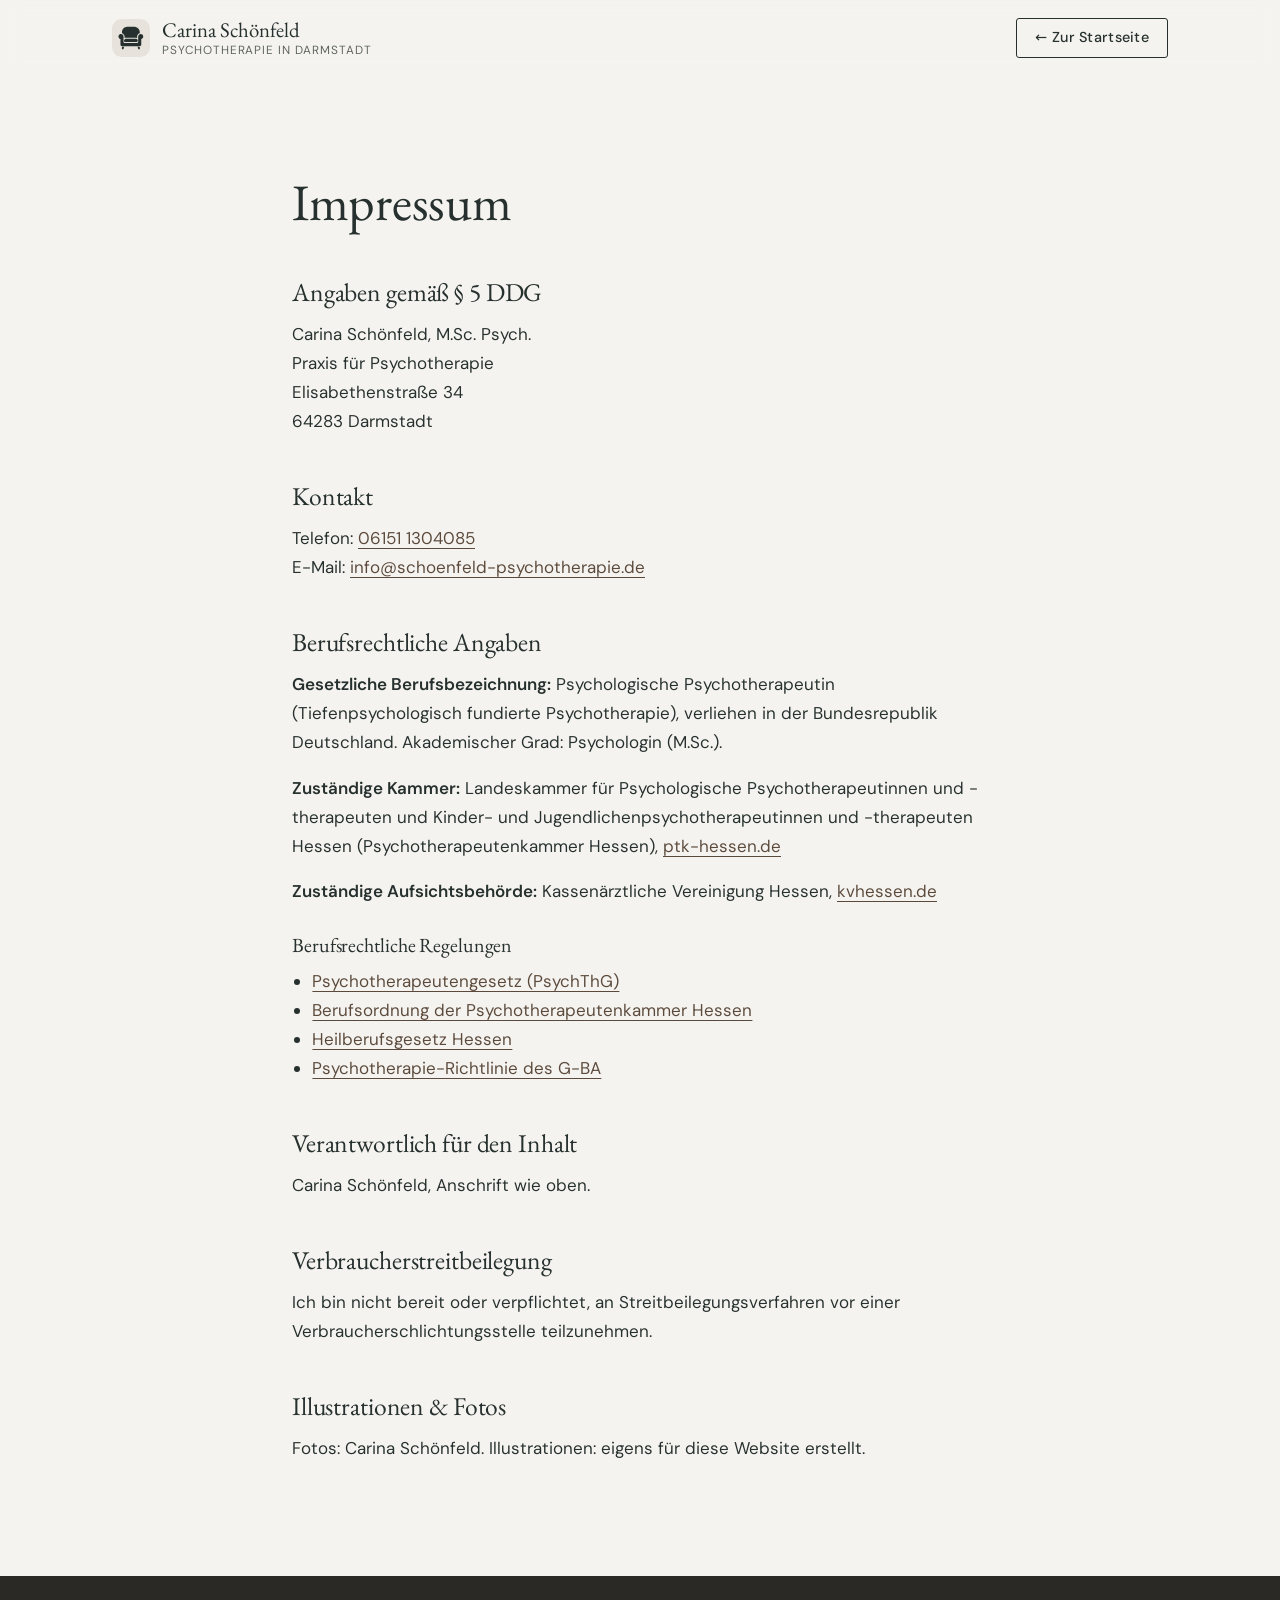
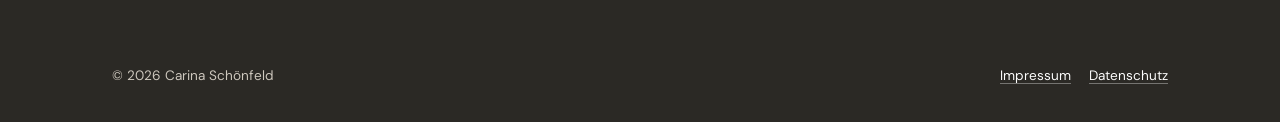
<file: impressum/index.html>
<!doctype html>
<html lang="de">
<head>
  <meta charset="utf-8">
  <meta name="viewport" content="width=device-width, initial-scale=1">
  <title>Impressum – Praxis für Psychotherapie Carina Schönfeld</title>
  <meta name="description" content="Impressum der Praxis für Psychotherapie Carina Schönfeld, Elisabethenstraße 34, 64283 Darmstadt.">
  <link rel="canonical" href="https://schoenfeld-psychotherapie.de/impressum/">
  <meta name="theme-color" content="#f5f3ef">
  <link rel="icon" href="../assets/illustrations/favicon.svg" type="image/svg+xml">
  <link rel="stylesheet" href="../assets/css/styles.css">
</head>
<body>
<header class="site-header">
  <div class="wrap header-inner">
    <a class="brand" href="../">
      <img src="../assets/illustrations/favicon.svg" alt="" width="38" height="38">
      <span><span class="brand-name">Carina Schönfeld</span><span class="brand-sub">Psychotherapie in Darmstadt</span></span>
    </a>
    <a class="btn btn-ghost btn-small" href="../">← Zur Startseite</a>
  </div>
</header>

<main class="wrap legal">
  <h1>Impressum</h1>

  <h2>Angaben gemäß § 5 DDG</h2>
  <p>Carina Schönfeld, M.Sc. Psych.<br>Praxis für Psychotherapie<br>Elisabethenstraße 34<br>64283 Darmstadt</p>

  <h2>Kontakt</h2>
  <p>Telefon: <a href="tel:+4961511304085">06151 1304085</a><br>
     E-Mail: <a href="mailto:info@schoenfeld-psychotherapie.de">info@schoenfeld-psychotherapie.de</a></p>

  <h2>Berufsrechtliche Angaben</h2>
  <p><strong>Gesetzliche Berufsbezeichnung:</strong> Psychologische Psychotherapeutin (Tiefenpsychologisch fundierte Psychotherapie), verliehen in der Bundesrepublik Deutschland. Akademischer Grad: Psychologin (M.Sc.).</p>
  <p><strong>Zuständige Kammer:</strong> Landeskammer für Psychologische Psychotherapeutinnen und -therapeuten und Kinder- und Jugendlichenpsychotherapeutinnen und -therapeuten Hessen (Psychotherapeutenkammer Hessen), <a href="https://ptk-hessen.de/" rel="noopener" target="_blank">ptk-hessen.de</a></p>
  <p><strong>Zuständige Aufsichtsbehörde:</strong> Kassenärztliche Vereinigung Hessen, <a href="https://www.kvhessen.de/" rel="noopener" target="_blank">kvhessen.de</a></p>

  <h3>Berufsrechtliche Regelungen</h3>
  <ul>
    <li><a href="https://www.gesetze-im-internet.de/psychthg_2020/BJNR160410019.html" rel="noopener" target="_blank">Psychotherapeutengesetz (PsychThG)</a></li>
    <li><a href="https://ptk-hessen.de/download/berufsordnung/" rel="noopener" target="_blank">Berufsordnung der Psychotherapeutenkammer Hessen</a></li>
    <li><a href="https://www.rv.hessenrecht.hessen.de/bshe/search" rel="noopener" target="_blank">Heilberufsgesetz Hessen</a></li>
    <li><a href="https://www.g-ba.de/richtlinien/20/" rel="noopener" target="_blank">Psychotherapie-Richtlinie des G-BA</a></li>
  </ul>

  <h2>Verantwortlich für den Inhalt</h2>
  <p>Carina Schönfeld, Anschrift wie oben.</p>

  <h2>Verbraucherstreitbeilegung</h2>
  <p>Ich bin nicht bereit oder verpflichtet, an Streitbeilegungsverfahren vor einer Verbraucherschlichtungsstelle teilzunehmen.</p>

  <h2>Illustrationen &amp; Fotos</h2>
  <p>Fotos: Carina Schönfeld. Illustrationen: eigens für diese Website erstellt.</p>
</main>

<footer class="site-footer">
  <div class="wrap footer-bottom" style="margin-top:0;border-top:0;padding-top:0">
    <p>© 2026 Carina Schönfeld</p>
    <ul><li><a href="../impressum/">Impressum</a></li><li><a href="../datenschutzerklarung/">Datenschutz</a></li></ul>
  </div>
</footer>
</body>
</html>
</file>
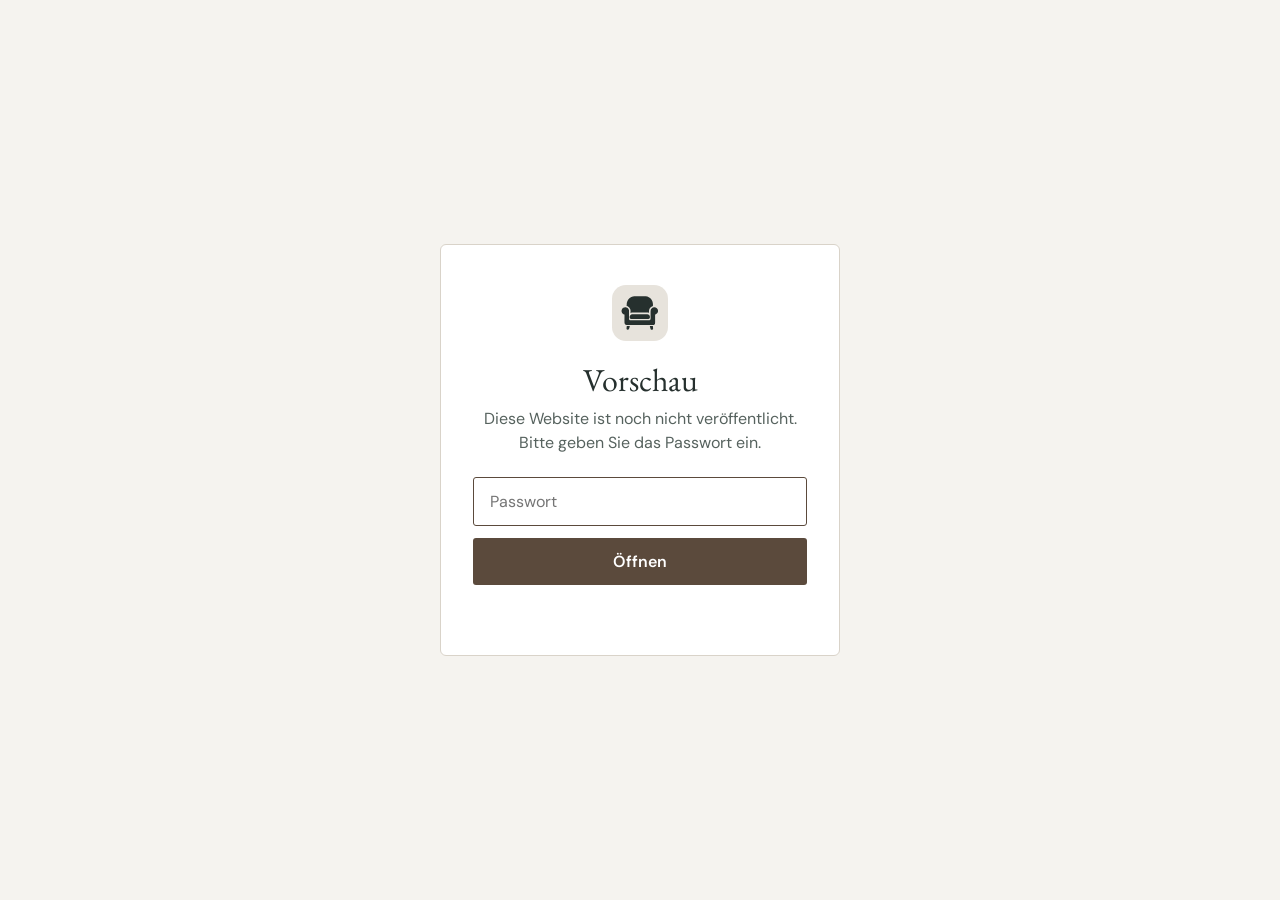
<file: docs/datenschutzerklarung/index.html>
<!doctype html>
<html lang="de">
<head>
<meta charset="utf-8">
<meta name="viewport" content="width=device-width, initial-scale=1">
<meta name="robots" content="noindex, nofollow">
<title>Vorschau – geschützt</title>
<link rel="icon" href="../assets/illustrations/favicon.svg" type="image/svg+xml">
<style>
@font-face{font-family:"EB Garamond";src:url(../assets/fonts/eb-garamond.woff2) format("woff2");font-weight:400 800;font-display:swap}
@font-face{font-family:"DM Sans";src:url(../assets/fonts/dm-sans.woff2) format("woff2");font-weight:100 1000;font-display:swap}
*{box-sizing:border-box}
body{margin:0;min-height:100vh;display:grid;place-items:center;background:#f5f3ef;color:#26302e;font-family:"DM Sans",system-ui,sans-serif;padding:16px}
.box{width:100%;max-width:400px;background:#fff;border-radius:6px;padding:40px 32px;border:1px solid #d9d3c9;text-align:center}
.box img{width:56px;height:56px;margin:0 auto 18px;display:block}
h1{font-family:"EB Garamond",Georgia,serif;font-weight:400;font-size:2rem;margin:0 0 6px}
p{margin:0 0 22px;color:#56625e;line-height:1.5}
input{width:100%;font:inherit;padding:13px 16px;border-radius:3px;border:1px solid #d9d3c9;background:#f5f3ef;color:inherit}
input:focus{outline:none;border-color:#5b4a3c;background:#fff}
button{margin-top:12px;width:100%;font:inherit;font-weight:600;padding:13px;border:0;border-radius:3px;background:#5b4a3c;color:#fff;cursor:pointer}
button:hover{background:#46392e}
.err{color:#8a4b38;font-size:.92rem;min-height:1.4em;margin:10px 0 0}
</style>
</head>
<body>
<form class="box" id="f">
  <img src="../assets/illustrations/favicon.svg" alt="">
  <h1>Vorschau</h1>
  <p>Diese Website ist noch nicht veröffentlicht. Bitte geben Sie das Passwort ein.</p>
  <label for="pw" style="position:absolute;left:-9999px">Passwort</label>
  <input id="pw" type="password" autocomplete="current-password" placeholder="Passwort" autofocus required>
  <button type="submit">Öffnen</button>
  <p class="err" id="err" role="alert"></p>
</form>
<script>
(function(){
  var SALT="DPrVuW52vjnSzg/p+kgpGw==", IV="WbwqDlsrIOfFMefH", DATA="B6BH8TxS/xURO9viZ/sjy/XVCRcQcvma/b1cKOF/s98yx4RZRsPCeJf/UK4z1ilCW5YzeHLpmduAjCdO8WCt5jH1UGhTZNm++1I8X+ZxJNvrxEZOviuk3pr8s+SmuCbH8UeHDzCQpTNoqbgDpWdXVltUDBpeksTmnFLdb4FKSgbG5CQJ3qjMyRToIe0do0jLB81+b2pkp9qHINmC8iwi65YK9RNDaTYVhaJQ4vUMRyPydPIMgpJ//XTj+IlcA5+9hMGoDaLYWTovGXSjf3z6SRv+sa4R+5w1l9e1wYVh1xd8jY0adA1pzcwCL6Pu4kVpA2CXhmuLcrfRDQP2TZITS8egpP3aHQ6GBqmz4PY8FGBQxxOJ/ux+MP6oOpiP5siFB8XYN9lwpHnsmkjFUVXnAWtro1Ch0vJJ5L0GUgK5oXIBtHX9DR7vkjyGft4cww4EqgadfFp61gTMJaTRTAOJbb9QD3WmXy9a+GvilT33gLf67UqKvuPd1COflcRCRBrIIqjIhuoj+3Szc1A2/yZ5S2xMPmrpAw1+aq4NqJyvujBb6imHpdRsVj9R7BZpS573mYhPyWJYNBlz7Nj4wXdeK8CEx0IyCebUpmVnehnbs1fO2HNQP/Giec0MhNaboRKocEwHZvQstHPCIo93hyqBHvmxYiL85vrjWCK1KhYkfON+bp3PRuZIapIjY1L6CVbAqr1XCTlFwrXFYV10kTwfT8y2XgipZ91JimYFdCkT/onptnfbojrPJb3Q4H38gqVja6q0m/TXFT6kxAzU+br5MdFMDXL21SO27mu5SThf2RIX0a/84hKknDuvyhQqXwPvTweIujZcGV8t+uagFh6wZuLmrguUweaFuqRfS+7A9Z3HdY4yOKbKpTalkxqqdJmS7sEXxeT1jnnXFJOaDMsq7OLhSOX1aM4NmVqYpvoPHo7UNnmzimVLdwrW0r6QTI9qb7jUC+N9yljn1ds24QARhBk+LP+UEtlvd/AN9Dcv4Ql2lmtCvtTRIkNBDB1651ndDqHPNuwVDMF3CifPBLv8D2rT9tYyut+OentFGp2To05+Dv2AYzZP9aNplJtGaRd/hsvAjMe5bMDUHappCIPlb2Y7kh9MZFqdDPrvxX2oo1RvMShiYVtPFANviNgHqdadibahlbtFDQF8t5pWa6LlDiCtlxbx0dPVHztGkYHNtGXDMYhEOxXs7oy3PklhV4JuRMCyoSUNnFm4HBEhRHpbOwPl+4jqIUzWtgeD03/AKVUcoPPZpCPHDZMv2fw9BTVSpqbYOS+F0TJ4R8iNUW2v3AnKA9z7PRsIIc7MPM4HJ9evvZHCQS1CQUx0JRo1/alyUFt6v6CcXa6BpSmEMljutEP1R63Bp1sUMc3CgXtcYx77VFM0lMrFgYiV+fcEBy/kzZKt/l3ojkrZ6GzG+rrSN5c3JJ6UH+z6xpWqZh0nl8cCIBHX2bWEd52uoKXI3OxKjxCQIBnZLhUtKTyfCPhTdAXZwLivH7e4a9GN/iQRTkWXwqTOTcyCnSuBqxYrYkiZLZmEzo2JydpC5m1pDsf5uVSn78Wc+Vnh+UtWo7ugAc1d5cFRJ1juyd+Q/B5/q4Uup70TZggedKk4oCzi9Vf8bVqMsehQsvpeG+Wgq2tJjYHcPRd7vPEw+wk3tLUWbY6b8cepXbNo3aenAy1Yyp9FM3IS3R2Uy8mPFtD8aNbb2/KpdAkLXzMhZqwnZs3FujE7Qyf38B+vFPtWblRzVUCGMEjBTcrKrDHiw8eW8vwSbwXwGg6sCZO9bathFqoHTg0Szzz+/817XGhMsh5ZkCbV38z0dcicXS8/p8cFU5thwsrj/[base64]/ox40rXzHtm/3//+w/5zrc2viHnHwi7vwST0ZQhmQjYKMu8A3lLF2Bkr1oQNmeMeflkiSKt+NJbYXzAKhWe2Aq1uff12pvin5oTpigfavB66kqYhid9RSvGr/90vOo/VHr/Gd2OoCxnpSKdmZJVeiGZSe83IMCZH/WQnRifrzpRCHJZvCliwocUOcSLX+Tod268y6XbGm81B0yAiEaw7qi2pTTlanlnoO9C91MXiA1zadJ7RFNir3B63DaNl4+gpU4Pv3/TlB4MXgKfph/JqrYdAyLqquurptL8RDAPzu4On8Q9tUwIdZ5wMcxEHCDn1blScWOsbfzT5ATEqjzGACi0V7ROFR6IyD8TIBqhqLzyZA0I0N/+xufuz53E0HZF8UM+NYDI/Fuuw2TYcxxT2QdexnUCdoziVZwKBUAq0Onn7ukgIbh9p2wAsHdOOwGZzNx5u+G/UmeubQmy0/GFyimIjievM5mQtW2UYkI8Zc6yXQZK+FCQTRJgAM8fMYd/PX5V3mL1gj8ROiBDaylEt4RipcfDdZZHmvPDacw7xFxnRD+kIl6gdhMOBOuOIl9xP+4oAzW+RpVszg8sh08+A5zakAZMzA6qrsMmGm4Bhd4iPNVaw/0S/U5VW36J6NuZZ1Ajj/foOghsZeGPBFM3uC+ONDlvpuBThsF5Mb4Sf07A58pem9E+2VYU1CI57i9B5NRzxuj2FviG+wlS1MCP0lmJPqTIQAoMl7wdVD1JCqjelX1ltDOI0mkqf5Iefj73QUCtYwEkhei2dyMLm7sMbrGDJx/VBsXflIA9EnE0B0srzKcaX44GrLh3h6Et142hPUI3PRc3SbA5Y/9OugqSJ49FeLPOeZ8AeNnCre8bTq/2yYdtIe3wAZ/AwyfRiBWBLIL2uq+bQ88MehYiaTfERt2Fm1CShrlVBjNYs/ZSgucuPI9ms3rWDvxzM0PkrWFVsMcPLh4p5/3P1HQpJFYUV85Tv+Xc4FZF/097iM2hfRjZmVV1qGlSyIqErfU3+3DpTFEVV0KQUyDf499IUFuez9y9quMKE1h82OgNT7zx1tAbfmzEmXOZ+0HiCUskkKxJh/[base64]/cy4ipEjQIjvS+StlvCfPNtZXWw8zHvzeluCUcazJoImZ+qCCHSoclBPrtj6HPGAym3tCgmIpgJ/XHg0IF5ogVY8EmF5oys3C6MW5cs7Lrj6TLWV4BLCfvLJIferxl8cu7IIOErTyYfCG713sWolsJ/vLwVziM2pVu+HsQpuYjuxDyxtQDc0DXoonBBWo+aM5piu3TNkh1ORrZRqUOIeBzBy2mXEhriJKMhyYBWNl0ZHGFBlNiyfOnM4DSq5HzNpdZ+2rPGi6YeALUJLwpaXj/P5f9ViM7M3edtIUTMZRH8frKwy6M/OUep5vHkgPTvqqw+j/C3Q9B6XRx6eKjqtK63E8OrhnbutPlSN5E9fPIx1egrfIh/PTYYss1IzUJ7IEFeXJPTpb4xdE17O6QaibOM4E8qiemj40+ZTR3rS17Mxq/jBbUZKkEhP3dCewZ1VNRrX9Iy3C/F6Wuq34brbWXRwZ6PkzQoDFbLSvZsYuND+i6FtwSMq17rab1lYWgkk3+J26DWFWL7U4cAwFhpjCAPgCjRJAELK4Pay+NrybqB9787IsKh4z48nWfTr5NS+3Xz6Q3OpKA75BrROyEtKj5vy/s+0HirN3+YfH7wk8sI7k9sl5sVWAsbvvtexjDWv/QTQ95TOXEmrjyYtpWZ5l9+BWMHEywu659C1w2EqNzZbF1UYDKC2TQz7qXNt0wofIHpRNamA6RUSF/Bzsv1uD/VvpYz4FSTkXe713UFZJ15oU25FUZngeVf6G5uZVVN0I5WbI/PP39BTBpw/YlAD8VLkXvxEjYdDeowPEKsIuS9OAeJ78nFYVT8Sgy0LxyMk7y17qnWi8HAO9b87+4lCqfZXavmhGZwl8OfERO9aoAl9zhZryyksMdUoKbOPO0z0MwMOUrHTkxC8r5mb33qG1CSj9ES5CaTpv2l3fzKfz7phfm9/JDUdSe3KLq6ShbNV0CEoChjG1Wp+fZLwL9EYFyK+6iIgYUthKtgT718QUIJnx7eOy6l3QwxDH0+aQ/Vdq98BP+RsZBIa0vn2qiqEv/[base64]/j+K869YsfnweZK5wAbEtm0Nj9wMJP4iZZHHGBX2vxZbh0mWjhW++SM3VT1uz+c5pqU4RL5x2EwsHULhFueaLO059lRcqO1OOCILpcvKrfZ1pPy+J/haEgdtccn0J5m59UOAWAIceWAYKYVZ4r+XXBwtd2tM7QpKT0XPAVHO+U7XmrfImBOgUrM/vI5d8ZegLv1K5rm+g6lhq+RutfrQZGfxWyuKQxD7zopWRVZGAuFu3a2RaRpaXS3q9KLBz7YQPWZZwor0DS+04J64MMHTtQwojCjz6xTG7/a/i77XkQzfJ71lSctCPwgtunwNjYkG8NXv1jCJu6WeYUNbzAkgfOEGcx/CUtft9mT18v2VV66zpFXdYbo38k/YHiMd5gQVVoUzy8QLl77158MOcGNijPBa7dOAcfyusy/+t/Uqb3qbRjQYiNpEn/fCmrNENub6D947Yne5rX8xLMsH+gGZuP17gKRCOqVOxH/vmkh4VBM2t1xiPixulhGLdUBu+1WfzZDlpXLoDFXdjwyBVJKectKRxoKXGfbCdjVFMl23Nk8soc2zSWzR+0G7SLArLWZu7ZzpyTrKNP1QsB4yS/0SR8WX1eMoqHB0ZrK5AdZYZkUfHTlUqBdZTo/[base64]/7xbnTKajJagUyKLnDFUhsSnL6I14OWq5yrm5Yhdk3uxlmfBoapOHb3Y5df4tsZgbmLd9RPmhuD4CkGD7kcnEaceFsYpKuaInPSZQTBZ406yJ61X5wRHRN31C/JZdN8KEh4/9yrhAlLbV8X7AqFwM1gj6lM+/qonpg6gEjv2aqDd5fbJD3hOCUaYnO0JGhdArMONormywfGoAIXhnkQxpCN27yh4QvWPy8U7oXiZpC3eU3mLWe/diSNAoR5LuHzgcITS4RV7/9ETwM+R+9QGXROpfFjROTxJBtA4TAHvgzV0ednYlpbbtvE/PgeyR7cwPDYs4wlzLteLC3WRDnADt8Ih5E3+2uYHh293CPBUoZZFiYcSY3LE8Uz/WWMGJO5ySy7TReUqm/Cjzp2Qq9C8twaNf2rwPj6cQzFCBihOTD95Iqc0o3uOiJ/AVSg5q4o3CP5XchS3HTJgg//7LqvYWJp80REp+1ttmfZ7bj7lt879oW09mlXKiWJM/7i6X/JBc5pCkg517qpqTxpH4kbe8YaPnnJOLo5v45Q41OydeSb88nXX3tyxByvtasioU/VL2FonSe2nDkIJG2GMti5+7OBrRQyhjHQC0P6XiEn/QfZ61Gzcc25e4WAUBfLhZViLVVAJ2gu7B7Ok3DnbMEc379jltmh46GtspSqQ3tFRWRZzl1XGgQ9BgwcCMv0rK5xEQ68ix/nrCOGoDZLQvbrcfwTq21J6CNWAUCJqxC4fqCAf2Fzl287LUmn5CfIJEoygjoup/2ewgHiBcQqlk/Yzr0/ftGhDfO8fECigjSGaggh6HX+nshCCbNZITx5UBSb6P151TFbexKppjrRRoVDaoFx2iTU7o0SuvumM2Az2mxT9MI5ArdmCnGNNmMWF60L1u621XNZkzibXTR41ABFHKt9PTyRuHKYRsvNNLzJjF0Pzui3XjmU6IBqMbjHGKsy0MXEFk7Ak2/VZakGQrSu++0VtTa9pY7KPE7gHJ8zarp/kNxYoY8Xkm2aEvmqIHOcBwn1b/hMvUuztn2/nwZ+yG4blwr4PozySvfZYXLOjtjp6GEEX/2zBMbTbKmd0jCfRNL0wXUVyTMPnmRbK/i5dWZ3HC59UmJn90WJMakZ3ObbEU8pTaOfBh5WtDBuB5EgOjMc/uOPKkcqnJst8ATkcWqq15PZiCOWamF6wKSRPHoDxSZb3r3Ou28nwCAccF1UN3GNlM6VTLB8BvproCAkpt4ECPnYqyJZwcddJsF/Mb/OyGs6eMg778tboA9sMcqwQl6B2bnxnEUP16E6NxCx5rZ8Ul5WDixP8AwNsp3uqiQmla8lyu1e/1BzCV7Kfg0gJpjrH+ea8enuInt5njXnoIj1Es5YhrWoxWB/qiUwoa9FpBDDqf4LSq2knlE7NHnmxlpLw5LQ5R7UA/FyosNSFkIDt6eXgxwifKWZiDeRyL9WrzJqzqpdo3rlzpvwqXnataLZO3SBIW5ueMyUCxXjO6Xc5ZGSr+ERFICF9lp3lLjFzkyRMo9F9oWvX/7zUTAF6LlVBPURspuTQpaT/USns8RK8vmwGnMhl9JSI6Zih0kUCqNAvvVNb2cVrHV7GWHFA/PU+26vxZCT3WiEipLydFr45SMlQB4blV3LTgXCIkwglV9vjW2Yi/poWTkEjUCIC4gabz6YGlcId/WcIMdSXePt0BfGnjOmIGe0d+jSr5Gbk+1fbgrX0/cdcTsnGHcYFI+yIHTUq0wjFwH4zpfkEUoha0PqilcsKhQhVrbYg8SRaxkwkzMk=", IT=310000, STORE="preview-key";
  var u8=function(s){return Uint8Array.from(atob(s),function(c){return c.charCodeAt(0)})};
  var ready=new Promise(function(r){if(document.readyState==="complete")r();else addEventListener("load",function(){r()})});
  function open(key){
    return ready.then(function(){return crypto.subtle.decrypt({name:"AES-GCM",iv:u8(IV)},key,u8(DATA))}).then(function(buf){
      var html=new TextDecoder().decode(buf);
      document.open();document.write(html);document.close();
    });
  }
  function fromStore(){
    try{var raw=localStorage.getItem(STORE);if(!raw)return Promise.reject();
      var o=JSON.parse(raw);if(o.salt!==SALT)return Promise.reject();
      return crypto.subtle.importKey("raw",u8(o.k),"AES-GCM",false,["decrypt"]);
    }catch(e){return Promise.reject()}
  }
  var box=document.getElementById("f");
  fromStore().then(function(k){box.style.visibility="hidden";return open(k)}).catch(function(){box.style.visibility=""});
  document.getElementById("f").addEventListener("submit",function(e){
    e.preventDefault();
    var err=document.getElementById("err");err.textContent="Wird geprüft …";
    var pw=new TextEncoder().encode(document.getElementById("pw").value);
    crypto.subtle.importKey("raw",pw,"PBKDF2",false,["deriveKey"]).then(function(base){
      return crypto.subtle.deriveKey({name:"PBKDF2",salt:u8(SALT),iterations:IT,hash:"SHA-256"},base,{name:"AES-GCM",length:256},true,["decrypt"]);
    }).then(function(key){
      return crypto.subtle.exportKey("raw",key).then(function(raw){
        return open(key).then(function(){
          try{localStorage.setItem(STORE,JSON.stringify({salt:SALT,k:btoa(String.fromCharCode.apply(null,new Uint8Array(raw)))}))}catch(e){}
        });
      });
    }).catch(function(){err.textContent="Das Passwort ist leider falsch.";});
  });
})();
</script>
</body>
</html>
</file>
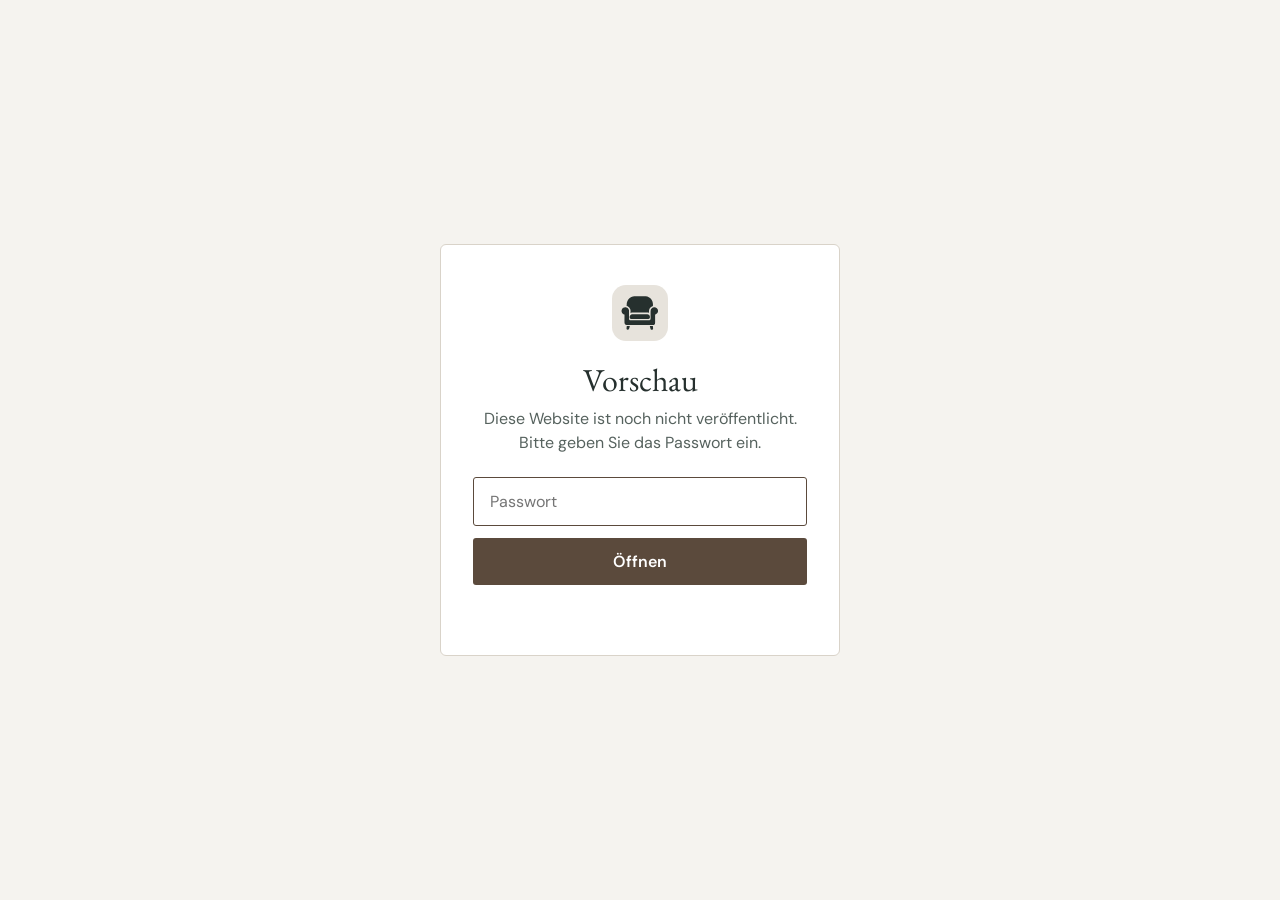
<file: docs/impressum/index.html>
<!doctype html>
<html lang="de">
<head>
<meta charset="utf-8">
<meta name="viewport" content="width=device-width, initial-scale=1">
<meta name="robots" content="noindex, nofollow">
<title>Vorschau – geschützt</title>
<link rel="icon" href="../assets/illustrations/favicon.svg" type="image/svg+xml">
<style>
@font-face{font-family:"EB Garamond";src:url(../assets/fonts/eb-garamond.woff2) format("woff2");font-weight:400 800;font-display:swap}
@font-face{font-family:"DM Sans";src:url(../assets/fonts/dm-sans.woff2) format("woff2");font-weight:100 1000;font-display:swap}
*{box-sizing:border-box}
body{margin:0;min-height:100vh;display:grid;place-items:center;background:#f5f3ef;color:#26302e;font-family:"DM Sans",system-ui,sans-serif;padding:16px}
.box{width:100%;max-width:400px;background:#fff;border-radius:6px;padding:40px 32px;border:1px solid #d9d3c9;text-align:center}
.box img{width:56px;height:56px;margin:0 auto 18px;display:block}
h1{font-family:"EB Garamond",Georgia,serif;font-weight:400;font-size:2rem;margin:0 0 6px}
p{margin:0 0 22px;color:#56625e;line-height:1.5}
input{width:100%;font:inherit;padding:13px 16px;border-radius:3px;border:1px solid #d9d3c9;background:#f5f3ef;color:inherit}
input:focus{outline:none;border-color:#5b4a3c;background:#fff}
button{margin-top:12px;width:100%;font:inherit;font-weight:600;padding:13px;border:0;border-radius:3px;background:#5b4a3c;color:#fff;cursor:pointer}
button:hover{background:#46392e}
.err{color:#8a4b38;font-size:.92rem;min-height:1.4em;margin:10px 0 0}
</style>
</head>
<body>
<form class="box" id="f">
  <img src="../assets/illustrations/favicon.svg" alt="">
  <h1>Vorschau</h1>
  <p>Diese Website ist noch nicht veröffentlicht. Bitte geben Sie das Passwort ein.</p>
  <label for="pw" style="position:absolute;left:-9999px">Passwort</label>
  <input id="pw" type="password" autocomplete="current-password" placeholder="Passwort" autofocus required>
  <button type="submit">Öffnen</button>
  <p class="err" id="err" role="alert"></p>
</form>
<script>
(function(){
  var SALT="DPrVuW52vjnSzg/p+kgpGw==", IV="grcG+Xl4k9Yn02Fu", DATA="UvE1FuEQ8ho1YYiwfm3h0OSZ06u2IejtY+PuRyiZAEazt9D/CKNX/wbyVN8BGe7gRD/[base64]/xXLN0nhXJX/RBjOLx8looxJQtbNUzY1CAhZNHYzMbpI12pfuKUbiH/5qqqBw8jya/jBPLjA1e8uLf2ZRpo8U0exliBuHXA9H8bxjBty3XEkFSLJKe0LM13zeQD2F/vY6jq53UWAHSfJS9f8w5uLeJpUje1CmutCbvwdteww93wQwDDktzBvT25J/3xHAG4speJkJwO8LI2YZD/FCn2IJqkwGRXdvDgIiog4bdeC2k7xR+G8TMG9QtwuqlYwUA76HDPOMqRIpOKa6DyX6p4WcH638wnsBsiRPtep2ArdhjHXZOamgrxy1ieVNG8a21A+6N8K84NgxlpHjCQoq9R8+/vOP+57fXfMAX/ZGmuOzG8BgNkXt3J1UAn930TrQPJQ5QURMu8yER84FNiEFI/tXL62M0CqplO0RDoyzLL54/7CIYVvUkEIL6j2p7lhg8Oqx8hoHKcrN1zYu6WAaVGvqk3lOjlkTUCzTGQ5ehZBhNbEPlsp73ooL2/[base64]/k/1/dw27zyjRMdwx/RNF9IAdRej2CiByGwXeOD3/nv6oyBZuaaSnjqNQLwfxg9W5y65N9J3GuiXfqJJbt/gAe5jRITU7Ge0Z0gMfmvzxBInjvb3nGmE0GQH48PZIFJBNAeKpa6xu+/fE0ZxX9F386WdNr7x6oTUEVxFmP8h/nxjIKD2JlKJvgdtdFs1pdMKb77eLXu37oehlmlOO44XKXD3hyeHZ/[base64]/GJb9Ci6Tdj+qaXOCLyBRNqsF+5RW1LKDtALZsnY6Zz9tMA2/eN52HUsHjPRFG/dz/SzHEMAMz7/gm29u9Z3/QOUjT0ATcf/T+RBj9lhacf8HcLkAmaVwkpy1TBkv5QrpyXZmeRF1FrRnuGORHsi170qSMpYanYOUXDg5YOWu4H7EzfreMOYWfYdot7OVLijtSsl9xPSqUTQM/p7iUQJYJTNCNJBQZBMCijuPu5taYlxKSTbn5ghXtD7j5jOEPb/j6kaMDnM4szV2S/hyDgIg07wCUJyh15nQOpMiV+QBTG522PZccXmM2yj+t5fZI8J/AIlgNa+BEcyYToacwSyifPUlwSDCZpeI3fBECsuj5nHsHP3GQUSFwQPLLsaFpoMSj/7EWnlkXIbfihAU7ZzJL+xC9f5N5zwgB3NEqsKCqLuQwcMV1YE4GzhGgnuCjJJhAzmLo0PNjSsGHlXYm6EKHvKcFbWG2hL9mvVVZUqws/o3frtN7kTNVWV6XKNrOgfVV+iLjbWRxnls4rMJMH5nRRXAh+Pvp0rhIqfplqpjv6nV6zxbWT1iU/LlG+Lj/BflFufLilD9CSdEGhskadRuSrnzkVqRvdnmG8ZU+wFOP5Tfkp/vtU/VZQzttl6ojdlywiBqEQb6ORnP2V61ai4QZ+Wtg4C/G9pBhSyAVEuAfKuX5RRGomUaeANFZlAi+OU99Vkcj3PeqL1zgfS/TPAfFNPG5PnDQL5ETf5I0c0E+MNoA+u2kE0QHRm9v14cNlxOtFmTgTB/4xBqkWJaA9aDr3QDfnrL9LYe8tEWT5f9x6YfJc3xzjWPLqcAkAXG1N1v25DUTLP6SRmGm1fmwJjej/La1ONyyswIylAdfin3dh9Hr47+txuTvlEcONXB0G6h1S71g6FWAryfEG4GDr/0QIjwLhcqFP7v+xs7O4pIvqe4lUtjq7QOkIseeiUuMry3yAp0aG9oC7N3F7RK9cCchmKVVrFlCfMaipTzxJ31J+MD1bl1ZvRgKvZHvGa9vLEqZZICKEjqCcODjgazyu4phgndVhVYFcWXMDpo/i1LlL0F/BIiAbNUELfMOGcw3f2s+Hq0sgvymJJaW1LmlG/q290XVs8XT7PTtdYiQqDkVFO86yDD52LzLgNtwnx3oMm8TrQ9QPvt6+PjvIAf/BntUR/VWG+2Fob/aDE4gC4JRbNC0SOB8UZ4uJyMsoZhTYWEgpKTit0EMu5tEF1oWDVmhNm/bEa2ZXdlX4y4sfe+8bXu0erCNt3zW0jp0976XlK5LSnjvNcoTRHceKi//i5GlRulOnYPR+Y4YJHqGrIK9GPr+soikMv1215QEmDqS3b8hZdAz8yVA4SYQKAICSKTDJvrPdvotSIKmHjCPFqenex3tZpMIc+jYZUyfYW3TlfCRWIMQ4vZiCg/X/[base64]/hw0oUdHlNrJTy5HxV6MDiI11NvYUiyQOFDQJR1tWNnMk2VyDftBNAYkno2Eu/AQtwP7Irm/u2ntA5Bwfulf/ppC9HwBzXEvpfPIfEmL9vL4NzDEa9gLqn6hWUrKmm9tLixn3DiHlLZAMl8Xpa3wqxpsl6aUIRJ/Z2NRApZ/[base64]/nNh8OC32h7RqVRhiGxCG3VErXGQe/LMDdbNHD/[base64]/aEZCyCw52w7DJtsM1VcqnmcKnoS20MS1/qbP2YS0EKpWMCUatchbvGArWu/L20USitBZ9WUTaHRpm0bPG8z2RtIIAKj74Ezr8Q077T/RaU7grR1M76xCTz/nmTFdOSJQK82p8M+VIy2RVmNA/p28PRmN5RvNjictZ2hNNps7bYGAhvdS2gkXiAfAkcCiNs8NZd2PHEbaDAA6OK6MLh7LJ6t5VBDwWZ2HQK0WPq4wbDmL41+P+pDwLMeEk76tZBppVwIk9L4OY0TvRgZicUo/L0zeH5xiDPEEnnjo/oMmV8F321/QtquMx3DuS3Y7bb31Qv5ST5aHJE+HXFZ/dGAonNSvMvtnrXbK53Spo68Ra4sw7xZbi6b0pjcgc/[base64]/GudXLyMOcVVwSrTe2G/q00ELaU3+QQc0AbVjvJCgz+pGoTH7E+Jm0aWnh7cGopbbvDj+BSZLHsBHVkrvrpwlRgX6ORJjqE0cC7AUM2osg2CMyaOlhU+ByvMmf/Zcag6H/02QmweHl/0kVXbmm3IzX7a4IAzKuTcIS7z", IT=310000, STORE="preview-key";
  var u8=function(s){return Uint8Array.from(atob(s),function(c){return c.charCodeAt(0)})};
  var ready=new Promise(function(r){if(document.readyState==="complete")r();else addEventListener("load",function(){r()})});
  function open(key){
    return ready.then(function(){return crypto.subtle.decrypt({name:"AES-GCM",iv:u8(IV)},key,u8(DATA))}).then(function(buf){
      var html=new TextDecoder().decode(buf);
      document.open();document.write(html);document.close();
    });
  }
  function fromStore(){
    try{var raw=localStorage.getItem(STORE);if(!raw)return Promise.reject();
      var o=JSON.parse(raw);if(o.salt!==SALT)return Promise.reject();
      return crypto.subtle.importKey("raw",u8(o.k),"AES-GCM",false,["decrypt"]);
    }catch(e){return Promise.reject()}
  }
  var box=document.getElementById("f");
  fromStore().then(function(k){box.style.visibility="hidden";return open(k)}).catch(function(){box.style.visibility=""});
  document.getElementById("f").addEventListener("submit",function(e){
    e.preventDefault();
    var err=document.getElementById("err");err.textContent="Wird geprüft …";
    var pw=new TextEncoder().encode(document.getElementById("pw").value);
    crypto.subtle.importKey("raw",pw,"PBKDF2",false,["deriveKey"]).then(function(base){
      return crypto.subtle.deriveKey({name:"PBKDF2",salt:u8(SALT),iterations:IT,hash:"SHA-256"},base,{name:"AES-GCM",length:256},true,["decrypt"]);
    }).then(function(key){
      return crypto.subtle.exportKey("raw",key).then(function(raw){
        return open(key).then(function(){
          try{localStorage.setItem(STORE,JSON.stringify({salt:SALT,k:btoa(String.fromCharCode.apply(null,new Uint8Array(raw)))}))}catch(e){}
        });
      });
    }).catch(function(){err.textContent="Das Passwort ist leider falsch.";});
  });
})();
</script>
</body>
</html>
</file>
<file: assets/css/styles.css>
/* ==========================================================================
   Praxis Carina Schönfeld – Stylesheet
   Stil: clean, ruhig, minimalistisch – Naturtöne (Stein, Holz, Moos).
   Farben & Abstände zentral in :root anpassen.
   ========================================================================== */

@font-face {
  font-family: "EB Garamond";
  src: url("../fonts/eb-garamond.woff2") format("woff2");
  font-weight: 400 800;
  font-style: normal;
  font-display: swap;
}
@font-face {
  font-family: "DM Sans";
  src: url("../fonts/dm-sans.woff2") format("woff2");
  font-weight: 100 1000;
  font-style: normal;
  font-display: swap;
}

:root {
  /* Grundfarben – Stein */
  --bg: #f5f3ef;          /* Steinweiß, Seitenhintergrund */
  --surface: #fbfaf8;     /* Karten, Formularfelder */
  --stone: #ebe7e0;       /* Abschnittsflächen */
  --stone-2: #dedad2;     /* Icons-Flächen, Hover */
  --line: #d9d3c9;        /* Haarlinien */

  /* Holz & Natur */
  --sand: #c9bba7;        /* helles Holz, Linien-Akzente */
  --wood: #8b6d52;        /* Eiche – Eyebrows, Details */
  --moss: #8a8b73;        /* gedecktes Moos */

  /* Text */
  --ink: #26302e;
  --ink-soft: #5d625e;

  /* Akzente (kontraststark für Text/Buttons) */
  --accent: #5b4a3c;      /* Walnuss – Buttons, Links */
  --accent-hover: #46392e;
  --alert: #8a4b38;       /* gedämpftes Rostrot – nur Notfall */

  --font-serif: "EB Garamond", Garamond, Georgia, "Times New Roman", serif;
  --font-sans: "DM Sans", system-ui, -apple-system, "Segoe UI", Roboto, sans-serif;

  --radius: 6px;
  --radius-btn: 3px;
  --wrap: 1120px;
  --gutter: clamp(16px, 4vw, 32px);
  --section: clamp(72px, 11vw, 136px);

  interpolate-size: allow-keywords;
}

/* ---------- Reset & Basis ---------- */
*, *::before, *::after { box-sizing: border-box; }
html { -webkit-text-size-adjust: 100%; scroll-behavior: smooth; scroll-padding-top: 84px; }
@media (prefers-reduced-motion: reduce) { html { scroll-behavior: auto; } *, *::before, *::after { animation: none !important; transition: none !important; } }
body {
  margin: 0;
  background: var(--bg);
  color: var(--ink);
  font-family: var(--font-sans);
  font-size: clamp(1rem, .97rem + .15vw, 1.0625rem);
  font-weight: 380;
  line-height: 1.7;
  text-rendering: optimizeLegibility;
  -webkit-font-smoothing: antialiased;
  overflow-x: hidden;
}
img, svg { display: block; max-width: 100%; height: auto; }
a { color: var(--accent); text-decoration-thickness: 1px; text-underline-offset: .22em; }
a:hover { color: var(--accent-hover); }
h1, h2, h3, h4 { font-family: var(--font-serif); font-weight: 400; line-height: 1.15; letter-spacing: -.005em; margin: 0 0 .5em; color: var(--ink); }
h1 { font-size: clamp(2.5rem, 1.8rem + 3.2vw, 4.3rem); }
h2 { font-size: clamp(2rem, 1.5rem + 2vw, 3rem); }
h3 { font-size: clamp(1.3rem, 1.15rem + .6vw, 1.6rem); }
p { margin: 0 0 1em; }
ul, ol { margin: 0 0 1em; padding-left: 1.2em; }
strong { font-weight: 600; }
:focus-visible { outline: 2px solid var(--accent); outline-offset: 3px; border-radius: 2px; }

.wrap { width: 100%; max-width: var(--wrap); margin-inline: auto; padding-inline: var(--gutter); }
.visually-hidden { position: absolute !important; width: 1px; height: 1px; overflow: hidden; clip: rect(0 0 0 0); white-space: nowrap; }
.skip-link { position: absolute; left: 12px; top: -60px; background: var(--ink); color: #fff; padding: 10px 16px; border-radius: var(--radius-btn); z-index: 100; }
.skip-link:focus { top: 12px; color: #fff; }

/* ---------- Header ---------- */
.site-header {
  position: sticky; top: 0; z-index: 50;
  background: color-mix(in srgb, var(--bg) 92%, transparent);
  backdrop-filter: blur(10px);
  -webkit-backdrop-filter: blur(10px);
  border-bottom: 1px solid transparent;
  transition: border-color .3s;
}
.site-header.is-scrolled { border-bottom-color: var(--line); }
.header-inner { display: flex; align-items: center; justify-content: space-between; gap: 16px; min-height: 76px; }
.brand { display: flex; align-items: center; gap: 12px; text-decoration: none; color: var(--ink); line-height: 1.2; }
.brand img { width: 38px; height: 38px; }
.brand-name { font-family: var(--font-serif); font-size: 1.3rem; display: block; }
.brand-sub { font-size: .74rem; color: var(--ink-soft); letter-spacing: .08em; text-transform: uppercase; display: block; }

.nav { display: flex; align-items: center; gap: 10px; }
.nav ul { list-style: none; display: flex; gap: 4px; margin: 0; padding: 0; }
.nav a { display: block; padding: 8px 12px; color: var(--ink); text-decoration: none; font-size: .93rem; position: relative; }
.nav ul a::after { content: ""; position: absolute; left: 12px; right: 12px; bottom: 4px; height: 1px; background: var(--wood); transform: scaleX(0); transition: transform .25s; }
.nav ul a:hover::after, .nav ul a.is-active::after { transform: scaleX(1); }
.nav a:hover { color: var(--ink); }
.nav .nav-emergency { color: var(--alert); }
.nav a.btn-primary, .nav a.btn-primary:hover { color: #fff; }
.nav-toggle { display: none; }

@media (max-width: 980px) {
  .nav-toggle {
    display: inline-flex; align-items: center; gap: 8px;
    border: 1px solid var(--line); background: var(--surface); color: var(--ink);
    padding: 9px 14px; border-radius: var(--radius-btn); font: inherit; font-weight: 500; cursor: pointer;
  }
  .nav-toggle svg { width: 20px; height: 20px; }
  .nav {
    position: fixed; inset: 76px 0 auto 0; flex-direction: column; align-items: stretch;
    background: var(--bg); padding: 8px var(--gutter) 24px; border-bottom: 1px solid var(--line);
    transform: translateY(-8px); opacity: 0; visibility: hidden; transition: .25s;
  }
  .nav.is-open { transform: none; opacity: 1; visibility: visible; }
  .nav ul { flex-direction: column; }
  .nav ul a { padding: 14px 0; font-size: 1.05rem; border-bottom: 1px solid var(--line); }
  .nav ul a::after { display: none; }
  .nav .btn { margin-top: 16px; justify-content: center; }
}

/* ---------- Buttons ---------- */
.btn {
  display: inline-flex; align-items: center; gap: 10px;
  padding: 14px 24px; border-radius: var(--radius-btn); border: 1px solid transparent;
  font: inherit; font-weight: 500; font-size: .95rem; letter-spacing: .02em; line-height: 1.2; text-decoration: none; cursor: pointer;
  transition: background .2s, border-color .2s, color .2s;
}
.btn svg { width: 17px; height: 17px; flex: none; }
.btn-primary { background: var(--accent); color: #fff; }
.btn-primary:hover { background: var(--accent-hover); color: #fff; }
.btn-ghost { border-color: var(--ink); color: var(--ink); background: transparent; }
.btn-ghost:hover { background: var(--ink); color: var(--bg); }
.btn-small { padding: 10px 18px; font-size: .9rem; }

/* ---------- Hero ---------- */
.hero { position: relative; padding: clamp(40px, 7vw, 96px) 0 clamp(64px, 9vw, 120px); }
.hero-grid { display: grid; grid-template-columns: 1.15fr .85fr; gap: clamp(36px, 7vw, 96px); align-items: center; }
.eyebrow {
  display: inline-flex; align-items: center; gap: 12px; max-width: 100%;
  font-size: .76rem; font-weight: 500; letter-spacing: .18em; text-transform: uppercase; color: var(--wood);
  margin: 0 0 20px;
}
.eyebrow::before { content: ""; flex: none; width: 28px; height: 1px; background: currentColor; }
.hero h1 { margin-bottom: .4em; }
.hero-sub { font-family: var(--font-serif); font-size: clamp(1.2rem, 1.05rem + .5vw, 1.45rem); color: var(--ink-soft); margin-bottom: 1.3em; }
.hero-lead { max-width: 34em; }
.hero-actions { display: flex; flex-wrap: wrap; gap: 12px; margin: 32px 0 36px; }
.facts { list-style: none; padding: 24px 0 0; margin: 0; display: grid; gap: 10px; border-top: 1px solid var(--line); max-width: 34em; }
.facts li { display: flex; align-items: flex-start; gap: 12px; font-size: .95rem; color: var(--ink-soft); }
.facts svg { width: 18px; height: 18px; flex: none; margin-top: 4px; }

.hero-media { position: relative; max-width: 440px; justify-self: center; width: 100%; margin: 0; }
.hero-media::before {
  content: ""; position: absolute; inset: 18px -18px -18px 18px; z-index: -1;
  border: 1px solid var(--sand);
  border-radius: var(--radius);
}
.hero-photo { border-radius: var(--radius); overflow: hidden; aspect-ratio: 860 / 967; background: var(--stone); }
.hero-photo img { width: 100%; height: 100%; object-fit: cover; }
.hero-caption {
  position: absolute; left: -24px; bottom: 28px; background: var(--surface); border: 1px solid var(--line);
  padding: 12px 18px; font-size: .85rem; line-height: 1.4; color: var(--ink-soft); border-radius: var(--radius);
}
.hero-caption strong { font-family: var(--font-serif); font-weight: 400; font-size: 1.15rem; display: block; color: var(--ink); }

@media (max-width: 860px) {
  .hero-grid { grid-template-columns: 1fr; }
  .hero-media { order: -1; max-width: 320px; margin-bottom: 16px; }
  .hero-caption { left: -8px; }
}

/* ---------- Sections ---------- */
.section { padding: var(--section) 0; position: relative; }
.section--stone { background: var(--stone); }
.section--white { background: var(--surface); }
.section-head { max-width: 680px; margin-bottom: clamp(36px, 5vw, 64px); }
.section-head.center { text-align: center; margin-inline: auto; }
.section-head.center .eyebrow { justify-content: center; }
.lead { font-size: 1.1em; color: var(--ink-soft); }

.split { display: grid; grid-template-columns: 1fr 1fr; gap: clamp(36px, 7vw, 96px); align-items: center; }
.split--top { align-items: start; }
@media (max-width: 860px) { .split { grid-template-columns: 1fr; } }

.illu { width: 100%; max-width: 420px; margin-inline: auto; }

/* ---------- Karten ---------- */
.card { background: var(--surface); border: 1px solid var(--line); border-radius: var(--radius); padding: clamp(24px, 3vw, 36px); }
.card h3 { margin-bottom: .4em; }

.glance { list-style: none; padding: 0; margin: 0; display: grid; }
.glance li { display: grid; grid-template-columns: 36px 1fr; gap: 14px; align-items: start; padding: 14px 0; border-top: 1px solid var(--line); }
.glance li:first-child { border-top: 0; padding-top: 4px; }
.glance .dot { width: 36px; height: 36px; border-radius: 50%; display: grid; place-items: center; background: var(--stone) !important; }
.glance .dot svg { width: 18px; height: 18px; }
.glance small { display: block; color: var(--ink-soft); font-size: .86rem; }

/* ---------- Akkordeons (details/summary) ---------- */
.accordion { display: grid; margin-top: 28px; border-top: 1px solid var(--line); }
.acc { border-bottom: 1px solid var(--line); }
.acc > summary {
  list-style: none; cursor: pointer; display: flex; justify-content: space-between; align-items: center; gap: 16px;
  padding: 18px 2px; font-weight: 500; font-size: 1rem;
}
.acc > summary::-webkit-details-marker { display: none; }
.acc > summary h3, .acc > summary h4 { font-family: var(--font-sans); font-size: inherit; font-weight: 500; margin: 0; letter-spacing: 0; line-height: 1.45; }
.acc > summary::after {
  content: ""; flex: none; width: 14px; height: 14px; background: center / 14px no-repeat
    url("data:image/svg+xml,%3Csvg xmlns='http://www.w3.org/2000/svg' viewBox='0 0 14 14'%3E%3Cpath d='M7 1v12M1 7h12' stroke='%2326302e' stroke-width='1.2' stroke-linecap='round' fill='none'/%3E%3C/svg%3E");
  transition: transform .3s;
}
.acc[open] > summary::after { transform: rotate(45deg); }
.acc > summary:hover { color: var(--accent); }
.acc-body { padding: 0 2px 22px; color: var(--ink); }
.acc-body > :last-child { margin-bottom: 0; }
.acc::details-content { block-size: 0; overflow: clip; transition: block-size .35s ease, content-visibility .35s allow-discrete; }
.acc[open]::details-content { block-size: auto; }

/* Zeitleiste Werdegang */
.timeline { list-style: none; padding: 0; margin: 0; border-left: 1px solid var(--sand); }
.timeline li { position: relative; padding: 0 0 14px 22px; }
.timeline li::before { content: ""; position: absolute; left: -4px; top: 10px; width: 7px; height: 7px; border-radius: 50%; background: var(--wood); }
.timeline .year { display: block; font-weight: 500; font-size: .8rem; color: var(--wood); letter-spacing: .08em; text-transform: uppercase; }

/* ---------- Schwerpunkte ---------- */
.chips { list-style: none; padding: 0; margin: 0; display: grid; grid-template-columns: repeat(auto-fill, minmax(240px, 1fr)); column-gap: 32px; border-top: 1px solid var(--line); }
.chips li { padding: 16px 0; border-bottom: 1px solid var(--line); display: flex; align-items: center; gap: 14px; line-height: 1.4; }
.chips li::before { content: ""; width: 7px; height: 7px; flex: none; background: var(--wood); border-radius: 1px; }
.note { display: flex; gap: 12px; align-items: flex-start; background: var(--stone); border-radius: var(--radius); padding: 14px 18px; margin-top: 24px; font-size: .94rem; }
.note svg { width: 20px; height: 20px; flex: none; margin-top: 3px; }

.group-card { display: grid; grid-template-columns: 1fr 1.2fr; gap: clamp(24px, 5vw, 64px); align-items: center; background: var(--stone); border-radius: var(--radius); padding: clamp(28px, 5vw, 56px); margin-top: clamp(56px, 8vw, 96px); }
.group-card .meta { display: flex; flex-wrap: wrap; gap: 8px; margin: 0 0 18px; padding: 0; list-style: none; }
.group-card .meta li { border: 1px solid var(--sand); padding: 5px 12px; border-radius: var(--radius-btn); font-size: .85rem; letter-spacing: .02em; }
.group-card .accordion { margin-top: 20px; }
@media (max-width: 760px) { .group-card { grid-template-columns: 1fr; } .group-card img { max-width: 260px; margin-inline: auto; } }

/* ---------- Ablauf ---------- */
.steps { list-style: none; padding: 0; margin: 0; display: grid; grid-template-columns: repeat(4, 1fr); gap: 28px; position: relative; }
.steps::before { content: ""; position: absolute; left: 12%; right: 12%; top: 40px; height: 1px; background: var(--sand); z-index: 0; }
.step { position: relative; z-index: 1; text-align: center; }
.step-icon { width: 80px; height: 80px; margin: 0 auto 18px; background: var(--surface); border: 1px solid var(--line); border-radius: 50%; display: grid; place-items: center; }
.step-icon svg { width: 46px; height: 46px; }
.step .step-hours { display: inline-block; font-size: .74rem; font-weight: 500; letter-spacing: .14em; text-transform: uppercase; color: var(--wood); margin-bottom: 6px; }
.step h3 { font-size: 1.45rem; margin-bottom: .3em; }
.step p { font-size: .94rem; color: var(--ink-soft); margin: 0; }
@media (max-width: 860px) {
  .steps { grid-template-columns: 1fr; gap: 0; }
  .steps::before { display: none; }
  .step { display: grid; grid-template-columns: 64px 1fr; gap: 18px; text-align: left; padding-bottom: 28px; position: relative; }
  .step:not(:last-child)::after { content: ""; position: absolute; left: 32px; top: 70px; bottom: 6px; border-left: 1px solid var(--sand); }
  .step-icon { width: 64px; height: 64px; margin: 0; }
  .step-icon svg { width: 38px; height: 38px; }
}
.callout { display: flex; flex-wrap: wrap; align-items: center; justify-content: space-between; gap: 16px; margin-top: clamp(40px, 6vw, 64px); padding: 24px 0 0; border-top: 1px solid var(--line); }
.callout p { margin: 0; font-family: var(--font-serif); font-size: 1.3rem; }

/* ---------- Kosten ---------- */
.cost-grid { display: grid; grid-template-columns: repeat(3, 1fr); gap: 20px; }
.cost-grid .card { display: flex; flex-direction: column; gap: 6px; }
.cost-grid .card svg { width: 46px; height: 46px; margin-bottom: 10px; }
.cost-grid p { margin: 0; color: var(--ink-soft); }
@media (max-width: 860px) { .cost-grid { grid-template-columns: 1fr; } }
.price { font-family: var(--font-serif); font-size: 1.7rem; line-height: 1.3; }

/* ---------- Downloads ---------- */
.downloads { list-style: none; padding: 0; margin: 0; display: grid; border-top: 1px solid var(--line); }
.downloads a {
  display: grid; grid-template-columns: 40px 1fr auto; gap: 14px; align-items: center;
  padding: 14px 2px; border-bottom: 1px solid var(--line);
  text-decoration: none; color: var(--ink); transition: background .2s;
}
.downloads a:hover { color: var(--ink); background: color-mix(in srgb, var(--stone) 60%, transparent); }
.downloads .file-ico { width: 40px; height: 40px; border-radius: 50%; display: grid; place-items: center; background: var(--stone) !important; }
.downloads .file-ico svg { width: 20px; height: 20px; }
.downloads span small { display: block; color: var(--ink-soft); font-size: .84rem; }
.downloads .dl { font-size: .78rem; font-weight: 500; letter-spacing: .1em; text-transform: uppercase; color: var(--accent); }
.downloads-group-title { font-size: .74rem; letter-spacing: .16em; text-transform: uppercase; color: var(--wood); font-weight: 500; margin: 28px 0 8px; }

/* ---------- FAQ ---------- */
.faq { max-width: 820px; margin-inline: auto; }

/* ---------- Kontakt ---------- */
.contact-grid { display: grid; grid-template-columns: 1.15fr .85fr; gap: clamp(24px, 5vw, 64px); align-items: start; }
@media (max-width: 920px) { .contact-grid { grid-template-columns: 1fr; } }
.form { display: grid; gap: 18px; }
.form-row { display: grid; grid-template-columns: 1fr 1fr; gap: 18px; }
@media (max-width: 560px) { .form-row { grid-template-columns: 1fr; } }
.field label { display: block; font-weight: 500; font-size: .88rem; margin-bottom: 6px; }
.field .opt { font-weight: 380; color: var(--ink-soft); }
.field input, .field select, .field textarea {
  width: 100%; font: inherit; color: var(--ink); background: var(--bg);
  border: 1px solid var(--line); border-radius: var(--radius-btn); padding: 12px 14px; transition: border-color .2s, background .2s;
}
.field textarea { min-height: 130px; resize: vertical; }
.field input:focus, .field select:focus, .field textarea:focus { outline: none; border-color: var(--accent); background: #fff; }
.field .hint { font-size: .84rem; color: var(--ink-soft); margin: 6px 0 0; }
.check { display: grid; grid-template-columns: 22px 1fr; gap: 10px; font-size: .88rem; color: var(--ink-soft); align-items: start; }
.check input { width: 18px; height: 18px; margin: 3px 0 0; accent-color: var(--accent); }
.hp { position: absolute; left: -9999px; }
.form-status { display: none; padding: 14px 18px; border-radius: var(--radius-btn); }
.form-status.is-ok { display: block; background: var(--stone); }
.form-status.is-error { display: block; background: #f1e3dc; color: var(--alert); }

.info-stack { display: grid; border-top: 1px solid var(--line); }
.info-card { padding: 22px 0; border-bottom: 1px solid var(--line); }
.info-card h3 { font-family: var(--font-sans); font-size: .74rem; letter-spacing: .16em; text-transform: uppercase; color: var(--wood); font-weight: 500; margin-bottom: 8px; }
.info-card .big { font-family: var(--font-serif); font-size: 1.6rem; text-decoration: none; color: var(--ink); display: inline-block; line-height: 1.3; }
.info-card .big:hover { color: var(--accent); }
.info-card p { margin: 0; }
.info-card address { font-style: normal; margin-bottom: 14px; }
.hours { width: 100%; border-collapse: collapse; }
.hours th, .hours td { text-align: left; padding: 6px 0; font-weight: 380; }
.hours td { text-align: right; font-variant-numeric: tabular-nums; }
.small-note { font-size: .86rem; color: var(--ink-soft); margin-top: 8px !important; }

/* ---------- Notfall ---------- */
.emergency { display: grid; grid-template-columns: 140px 1fr; gap: clamp(20px, 5vw, 56px); align-items: start; background: var(--surface); border: 1px solid var(--line); border-left: 3px solid var(--alert); border-radius: var(--radius); padding: clamp(24px, 5vw, 52px); }
.emergency img { width: 140px; }
.emergency h2 { font-size: clamp(1.8rem, 1.4rem + 1.4vw, 2.5rem); }
.hotlines { display: grid; grid-template-columns: repeat(2, minmax(0, 1fr)); gap: 12px; margin: 22px 0 8px; }
.hotline { display: flex; align-items: center; gap: 16px; background: var(--stone); border-radius: var(--radius); padding: 16px 20px; text-decoration: none; color: var(--ink); transition: background .2s; }
.hotline:hover { color: var(--ink); background: var(--stone-2); }
.hotline b { font-family: var(--font-serif); font-size: 2rem; font-weight: 400; line-height: 1; }
.hotline span { font-size: .88rem; line-height: 1.4; color: var(--ink-soft); }
@media (max-width: 720px) { .emergency { grid-template-columns: 1fr; } .emergency img { width: 96px; } .hotlines { grid-template-columns: 1fr; } }

/* ---------- Footer ---------- */
.site-footer { background: #2b2925; color: #cfc9bf; padding: clamp(56px, 8vw, 88px) 0 28px; font-size: .93rem; }
.site-footer a { color: #fff; text-decoration-color: rgba(255,255,255,.35); }
.footer-grid { display: grid; grid-template-columns: 1.4fr 1fr 1fr; gap: 32px; }
@media (max-width: 760px) { .footer-grid { grid-template-columns: 1fr; } }
.site-footer h2 { color: #fff; font-size: 1.6rem; margin-bottom: .4em; }
.site-footer h3 { color: #a99d8c; font-family: var(--font-sans); font-size: .74rem; letter-spacing: .16em; text-transform: uppercase; font-weight: 500; }
.site-footer ul { list-style: none; padding: 0; margin: 0; display: grid; gap: 6px; }
.site-footer p { margin: 0 0 .5em; }
.footer-bottom { margin-top: 48px; padding-top: 20px; border-top: 1px solid rgba(255,255,255,.12); display: flex; flex-wrap: wrap; justify-content: space-between; gap: 12px; font-size: .85rem; }
.footer-bottom ul { display: flex; gap: 18px; }

/* ---------- Rechtstexte (Impressum/Datenschutz) ---------- */
.legal { max-width: 760px; padding-block: clamp(48px, 8vw, 96px); }
.legal h1 { font-size: clamp(2.2rem, 1.6rem + 2vw, 3.2rem); }
.legal h2 { font-size: 1.6rem; margin-top: 1.8em; }
.legal h3 { font-size: 1.25rem; margin-top: 1.4em; }

/* ---------- dezente Einblendung (nur mit JS) ---------- */
.js .reveal { opacity: 0; transform: translateY(12px); transition: opacity .8s ease, transform .8s ease; }
.js .reveal.is-visible { opacity: 1; transform: none; }

@media (max-width: 860px) { .hide-mobile { display: none !important; } }
@media (max-width: 440px) { .brand-sub { letter-spacing: .03em; font-size: .66rem; white-space: nowrap; } .brand-name { font-size: 1.15rem; } }
</file>
